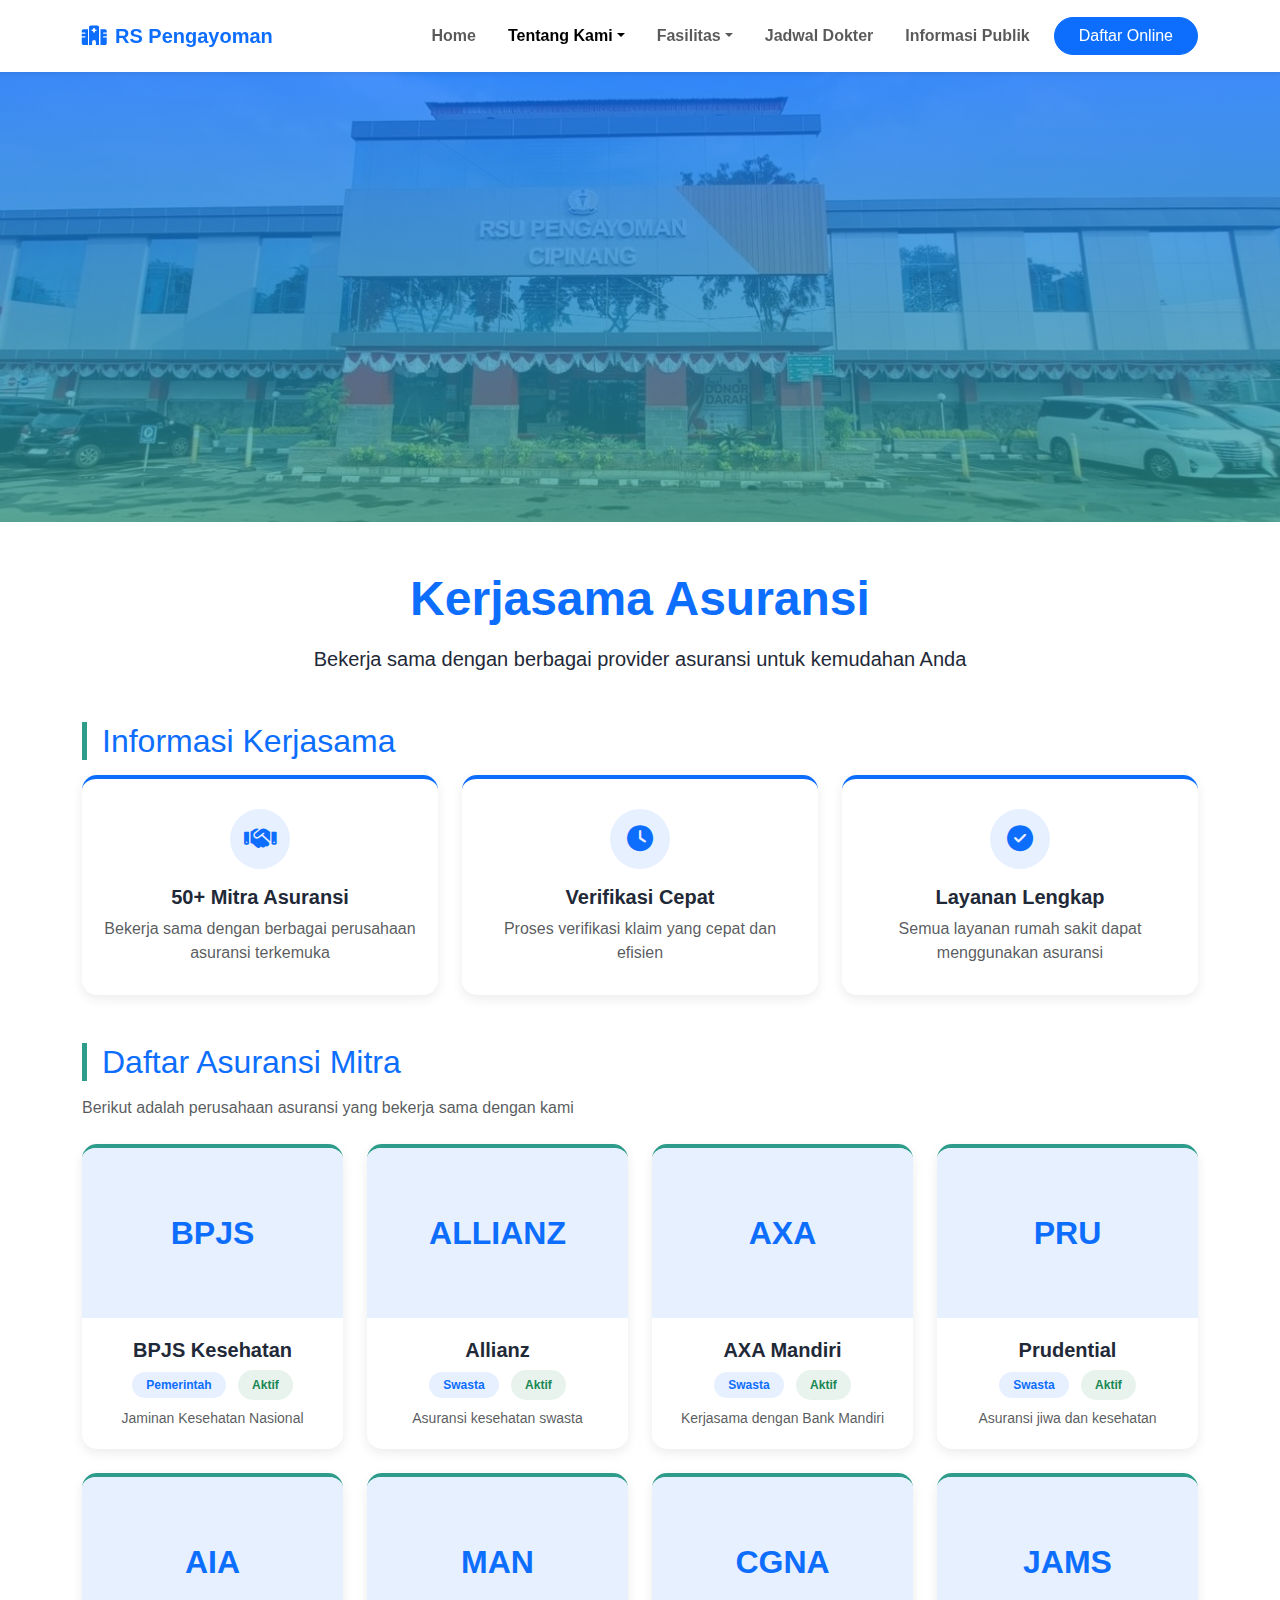
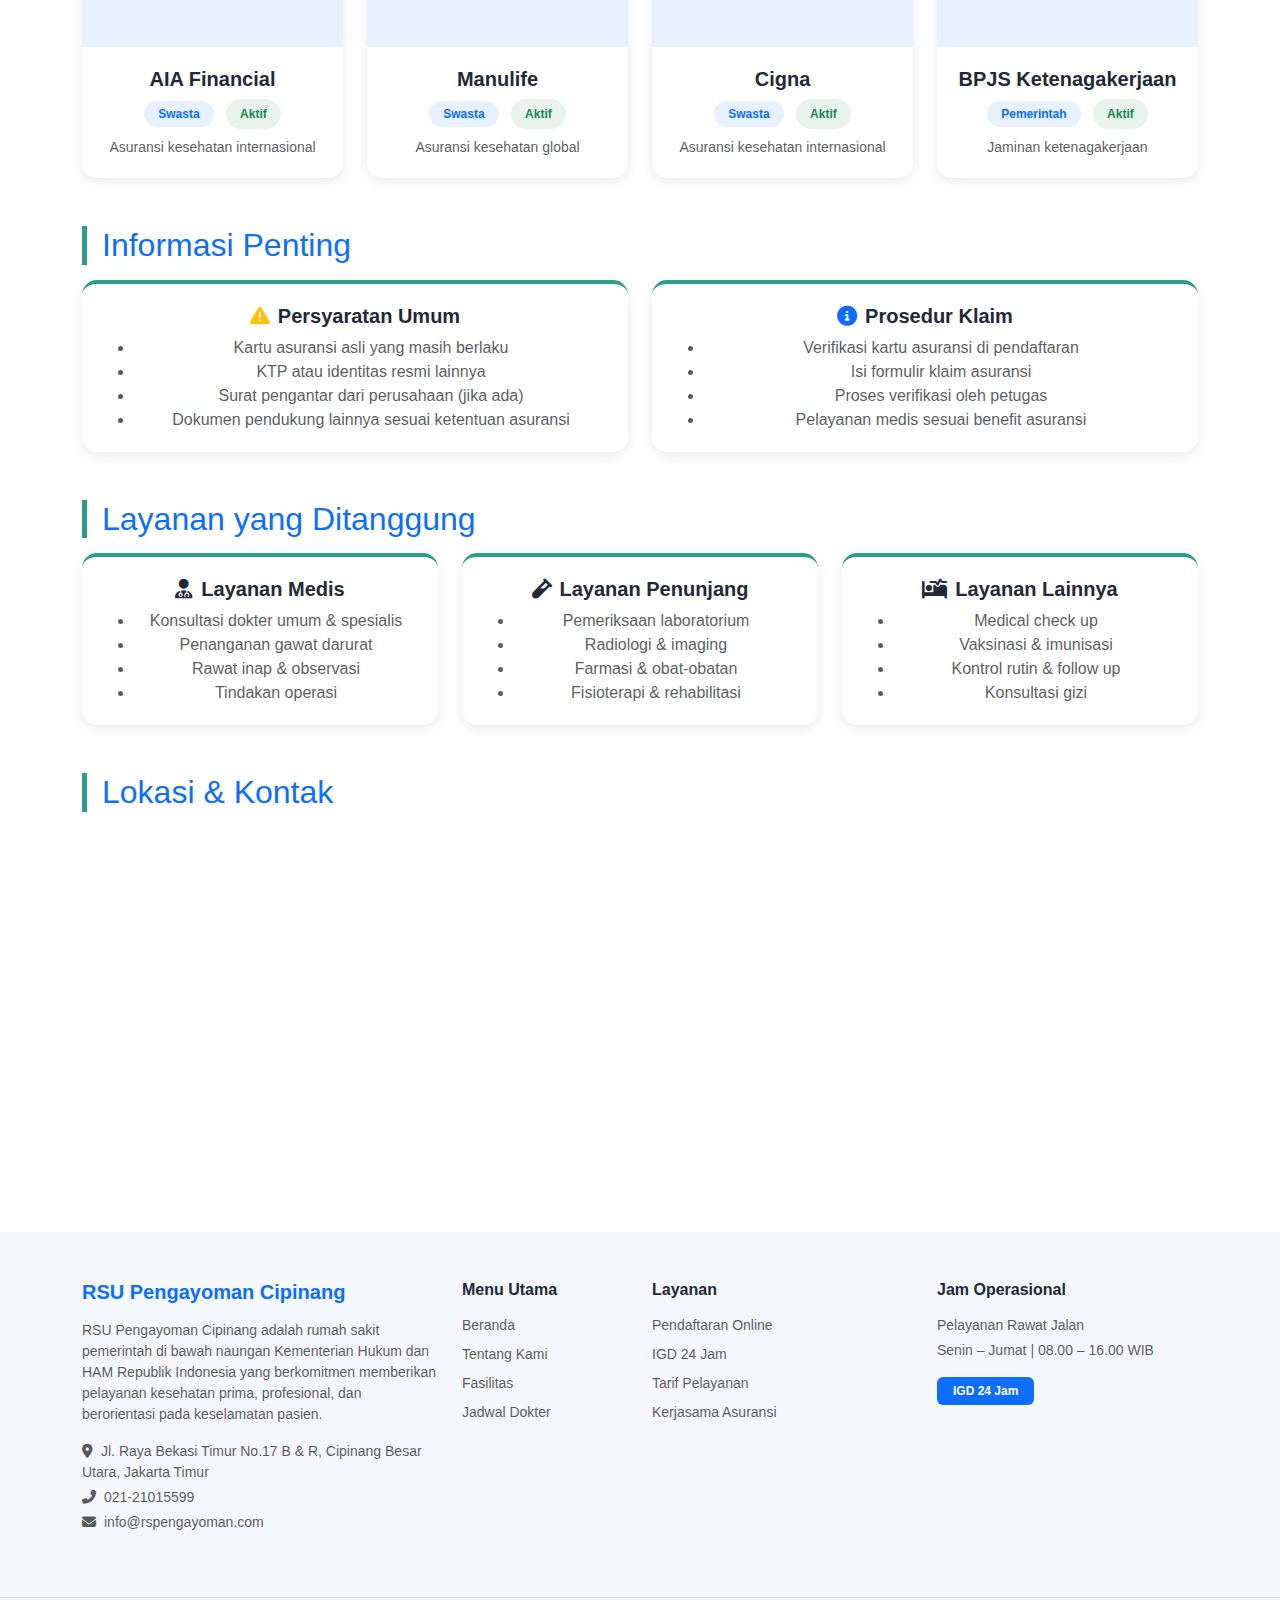
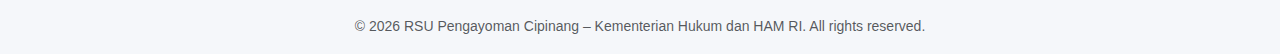
<file: asuransi.html>
<!DOCTYPE html>
<html lang="id">
<head>
    <meta charset="UTF-8" />
    <meta name="viewport" content="width=device-width, initial-scale=1" />
    <title>Kerjasama Asuransi - RSU Pengayoman Cipinang</title>

    <!-- Bootstrap CSS -->
    <link href="https://cdn.jsdelivr.net/npm/bootstrap@5.3.3/dist/css/bootstrap.min.css" rel="stylesheet">
    <!-- Bootstrap Icons -->
    <link href="https://cdn.jsdelivr.net/npm/bootstrap-icons/font/bootstrap-icons.css" rel="stylesheet">
    <!-- Font Awesome Icons -->
    <link rel="stylesheet" href="https://cdnjs.cloudflare.com/ajax/libs/font-awesome/6.4.0/css/all.min.css">
    <link rel="stylesheet" href="css/asuransi.css">
</head>
<body>

<!-- NAVBAR - Sama persis dengan homepage -->
<nav class="navbar navbar-expand bg-white shadow-sm sticky-top py-3">
  <div class="container">
    <a class="navbar-brand fw-bold text-primary" href="#">
      <i class="fas fa-hospital-alt me-2"></i>RS Pengayoman
    </a>
    <ul class="navbar-nav ms-auto gap-3 align-items-center">
      <li class="nav-item"><a class="nav-link fw-semibold" href="index.html">Home</a></li>
      <li class="nav-item dropdown">
        <a class="nav-link dropdown-toggle fw-semibold active" data-bs-toggle="dropdown" href="#">Tentang Kami</a>
        <ul class="dropdown-menu shadow">
          <li><a class="dropdown-item" href="sejarah.html">Sejarah</a></li>
          <li><a class="dropdown-item active" href="visidanmisi.html">Visi & Misi</a></li>
          <li><a class="dropdown-item" href="#">Struktur Organisasi</a></li>
          <li><a class="dropdown-item" href="pejabat.html">Profil Pejabat</a></li>
        </ul>
      </li>
      <li class="nav-item dropdown">
        <a class="nav-link dropdown-toggle fw-semibold" data-bs-toggle="dropdown" href="#">Fasilitas</a>
        <ul class="dropdown-menu shadow">
          <li><a class="dropdown-item active" href="unggulan.html">Layanan Unggulan</a></li>
          <li class="dropdown-submenu">
            <a class="dropdown-item dropdown-toggle" href="#" data-bs-toggle="dropdown">Layanan Medis</a>
            <ul class="dropdown-menu dropdown-submenu shadow">
                <li><a class="dropdown-item" href="ranap.html">Rawat Inap</a></li>
                <li><a class="dropdown-item" href="igd.html">IGD</a></li>
                <li><a class="dropdown-item" href="rajal.html">Rawat Jalan</a></li>
            </ul>
            </li>
          <li><a class="dropdown-item" href="penunjang.html">Layanan Penunjang</a></li>
          <li><a class="dropdown-item" href="tarif.html">Tarif Pelayanan</a></li>
          <li><a class="dropdown-item" href="asuransi.html">Kerjasama Asuransi</a></li>
        </ul>
      </li>
      <li class="nav-item"><a class="nav-link fw-semibold" href="jadwal.html">Jadwal Dokter</a></li>
      <li class="nav-item"><a class="nav-link fw-semibold" href="#">Informasi Publik</a></li>
      <li class="nav-item"><a class="btn btn-primary rounded-pill px-4" href="#">Daftar Online</a></li>
    </ul>
  </div>
</nav>

<!-- HERO - Background saja tanpa tulisan -->
<section class="hero d-flex align-items-center">
    <!-- Hanya background, tidak ada teks -->
</section>

<!-- JUDUL SETELAH HERO -->
<section class="container mt-5">
    <div class="row">
        <div class="col-12 text-center">
            <h1 class="fw-bold display-5 mb-3" style="color: var(--blue-main);">Kerjasama Asuransi</h1>
            <p class="lead mb-0" style="color: var(--text-dark);">Bekerja sama dengan berbagai provider asuransi untuk kemudahan Anda</p>
        </div>
    </div>
</section>

<!-- INFO BOX - Mengikuti style homepage -->
<section class="container my-5">
    <h2 class="page-title">Informasi Kerjasama</h2>
    
    <div class="row g-4">
        <div class="col-md-4">
            <div class="info-box h-100">
                <div class="icon-circle">
                    <i class="fas fa-handshake"></i>
                </div>
                <h5 class="fw-bold mt-3">50+ Mitra Asuransi</h5>
                <p class="text-muted mb-0">Bekerja sama dengan berbagai perusahaan asuransi terkemuka</p>
            </div>
        </div>

        <div class="col-md-4">
            <div class="info-box h-100">
                <div class="icon-circle">
                    <i class="fas fa-clock"></i>
                </div>
                <h5 class="fw-bold mt-3">Verifikasi Cepat</h5>
                <p class="text-muted mb-0">Proses verifikasi klaim yang cepat dan efisien</p>
            </div>
        </div>

        <div class="col-md-4">
            <div class="info-box h-100">
                <div class="icon-circle">
                    <i class="fas fa-check-circle"></i>
                </div>
                <h5 class="fw-bold mt-3">Layanan Lengkap</h5>
                <p class="text-muted mb-0">Semua layanan rumah sakit dapat menggunakan asuransi</p>
            </div>
        </div>
    </div>
</section>

<!-- DAFTAR ASURANSI - SEMUA TAMPIL -->
<section class="container my-5">
    <h2 class="page-title">Daftar Asuransi Mitra</h2>
    <p class="text-muted mb-4">Berikut adalah perusahaan asuransi yang bekerja sama dengan kami</p>

    <!-- GRID ASURANSI - SEMUA TAMPIL -->
    <div class="row g-4">
        <!-- BPJS Kesehatan -->
        <div class="col-md-4 col-lg-3">
            <div class="ui-card">
                <div class="photo-wrap" style="background: var(--blue-soft);">
                    <div class="asuransi-logo">BPJS</div>
                </div>
                <div class="card-body">
                    <h5 class="fw-bold">BPJS Kesehatan</h5>
                    <span class="badge-soft">Pemerintah</span>
                    <span class="status-badge status-aktif ms-2">Aktif</span>
                    <p class="text-muted small mt-2 mb-0">Jaminan Kesehatan Nasional</p>
                </div>
            </div>
        </div>

        <!-- Allianz -->
        <div class="col-md-4 col-lg-3">
            <div class="ui-card">
                <div class="photo-wrap" style="background: var(--blue-soft);">
                    <div class="asuransi-logo">ALLIANZ</div>
                </div>
                <div class="card-body">
                    <h5 class="fw-bold">Allianz</h5>
                    <span class="badge-soft">Swasta</span>
                    <span class="status-badge status-aktif ms-2">Aktif</span>
                    <p class="text-muted small mt-2 mb-0">Asuransi kesehatan swasta</p>
                </div>
            </div>
        </div>

        <!-- AXA -->
        <div class="col-md-4 col-lg-3">
            <div class="ui-card">
                <div class="photo-wrap" style="background: var(--blue-soft);">
                    <div class="asuransi-logo">AXA</div>
                </div>
                <div class="card-body">
                    <h5 class="fw-bold">AXA Mandiri</h5>
                    <span class="badge-soft">Swasta</span>
                    <span class="status-badge status-aktif ms-2">Aktif</span>
                    <p class="text-muted small mt-2 mb-0">Kerjasama dengan Bank Mandiri</p>
                </div>
            </div>
        </div>

        <!-- Prudential -->
        <div class="col-md-4 col-lg-3">
            <div class="ui-card">
                <div class="photo-wrap" style="background: var(--blue-soft);">
                    <div class="asuransi-logo">PRU</div>
                </div>
                <div class="card-body">
                    <h5 class="fw-bold">Prudential</h5>
                    <span class="badge-soft">Swasta</span>
                    <span class="status-badge status-aktif ms-2">Aktif</span>
                    <p class="text-muted small mt-2 mb-0">Asuransi jiwa dan kesehatan</p>
                </div>
            </div>
        </div>

        <!-- AIA -->
        <div class="col-md-4 col-lg-3">
            <div class="ui-card">
                <div class="photo-wrap" style="background: var(--blue-soft);">
                    <div class="asuransi-logo">AIA</div>
                </div>
                <div class="card-body">
                    <h5 class="fw-bold">AIA Financial</h5>
                    <span class="badge-soft">Swasta</span>
                    <span class="status-badge status-aktif ms-2">Aktif</span>
                    <p class="text-muted small mt-2 mb-0">Asuransi kesehatan internasional</p>
                </div>
            </div>
        </div>

        <!-- Manulife -->
        <div class="col-md-4 col-lg-3">
            <div class="ui-card">
                <div class="photo-wrap" style="background: var(--blue-soft);">
                    <div class="asuransi-logo">MAN</div>
                </div>
                <div class="card-body">
                    <h5 class="fw-bold">Manulife</h5>
                    <span class="badge-soft">Swasta</span>
                    <span class="status-badge status-aktif ms-2">Aktif</span>
                    <p class="text-muted small mt-2 mb-0">Asuransi kesehatan global</p>
                </div>
            </div>
        </div>

        <!-- Cigna -->
        <div class="col-md-4 col-lg-3">
            <div class="ui-card">
                <div class="photo-wrap" style="background: var(--blue-soft);">
                    <div class="asuransi-logo">CGNA</div>
                </div>
                <div class="card-body">
                    <h5 class="fw-bold">Cigna</h5>
                    <span class="badge-soft">Swasta</span>
                    <span class="status-badge status-aktif ms-2">Aktif</span>
                    <p class="text-muted small mt-2 mb-0">Asuransi kesehatan internasional</p>
                </div>
            </div>
        </div>

        <!-- Jamsostek -->
        <div class="col-md-4 col-lg-3">
            <div class="ui-card">
                <div class="photo-wrap" style="background: var(--blue-soft);">
                    <div class="asuransi-logo">JAMS</div>
                </div>
                <div class="card-body">
                    <h5 class="fw-bold">BPJS Ketenagakerjaan</h5>
                    <span class="badge-soft">Pemerintah</span>
                    <span class="status-badge status-aktif ms-2">Aktif</span>
                    <p class="text-muted small mt-2 mb-0">Jaminan ketenagakerjaan</p>
                </div>
            </div>
        </div>
    </div>
</section>

<!-- INFORMASI PENTING -->
<section class="container my-5">
    <h2 class="page-title">Informasi Penting</h2>
    
    <div class="row g-4">
        <div class="col-md-6">
            <div class="ui-card">
                <div class="card-body">
                    <h5 class="fw-bold"><i class="fas fa-exclamation-triangle me-2" style="color: #ffc107;"></i>Persyaratan Umum</h5>
                    <ul class="text-muted mb-0">
                        <li>Kartu asuransi asli yang masih berlaku</li>
                        <li>KTP atau identitas resmi lainnya</li>
                        <li>Surat pengantar dari perusahaan (jika ada)</li>
                        <li>Dokumen pendukung lainnya sesuai ketentuan asuransi</li>
                    </ul>
                </div>
            </div>
        </div>
        
        <div class="col-md-6">
            <div class="ui-card">
                <div class="card-body">
                    <h5 class="fw-bold"><i class="fas fa-info-circle me-2" style="color: var(--blue-main);"></i>Prosedur Klaim</h5>
                    <ul class="text-muted mb-0">
                        <li>Verifikasi kartu asuransi di pendaftaran</li>
                        <li>Isi formulir klaim asuransi</li>
                        <li>Proses verifikasi oleh petugas</li>
                        <li>Pelayanan medis sesuai benefit asuransi</li>
                    </ul>
                </div>
            </div>
        </div>
    </div>
</section>

<!-- LAYANAN YANG DITANGGUNG -->
<section class="container my-5">
    <h2 class="page-title">Layanan yang Ditanggung</h2>
    
    <div class="row g-4">
        <div class="col-md-4">
            <div class="ui-card">
                <div class="card-body">
                    <h5 class="fw-bold text-center"><i class="fas fa-user-md me-2"></i>Layanan Medis</h5>
                    <ul class="text-muted mb-0">
                        <li>Konsultasi dokter umum & spesialis</li>
                        <li>Penanganan gawat darurat</li>
                        <li>Rawat inap & observasi</li>
                        <li>Tindakan operasi</li>
                    </ul>
                </div>
            </div>
        </div>
        
        <div class="col-md-4">
            <div class="ui-card">
                <div class="card-body">
                    <h5 class="fw-bold text-center"><i class="fas fa-vial me-2"></i>Layanan Penunjang</h5>
                    <ul class="text-muted mb-0">
                        <li>Pemeriksaan laboratorium</li>
                        <li>Radiologi & imaging</li>
                        <li>Farmasi & obat-obatan</li>
                        <li>Fisioterapi & rehabilitasi</li>
                    </ul>
                </div>
            </div>
        </div>
        
        <div class="col-md-4">
            <div class="ui-card">
                <div class="card-body">
                    <h5 class="fw-bold text-center"><i class="fas fa-procedures me-2"></i>Layanan Lainnya</h5>
                    <ul class="text-muted mb-0">
                        <li>Medical check up</li>
                        <li>Vaksinasi & imunisasi</li>
                        <li>Kontrol rutin & follow up</li>
                        <li>Konsultasi gizi</li>
                    </ul>
                </div>
            </div>
        </div>
    </div>
</section>

<!-- MAP - Sama persis dengan homepage -->
<section class="container my-5">
    <h2 class="page-title">Lokasi & Kontak</h2>
    <iframe src="https://maps.google.com/maps?q=rs%20pengayoman%20cipinang&t=&z=15&ie=UTF8&iwloc=&output=embed" width="100%" height="350" style="border:0; border-radius: 15px;" loading="lazy"></iframe>
</section>

<!-- FOOTER - Sama persis dengan homepage -->
<footer class="mt-5">
    <div class="container py-5">
        <div class="row g-4">

            <!-- INFO RS -->
            <div class="col-md-4">
                <h5 class="fw-bold text-primary mb-3">RSU Pengayoman Cipinang</h5>
                <p class="text-muted small mb-3">
                    RSU Pengayoman Cipinang adalah rumah sakit pemerintah di bawah naungan Kementerian Hukum dan HAM Republik Indonesia
                    yang berkomitmen memberikan pelayanan kesehatan prima, profesional, dan berorientasi pada keselamatan pasien.
                </p>
                <p class="text-muted small mb-1"><i class="fas fa-map-marker-alt me-2"></i>Jl. Raya Bekasi Timur No.17 B & R, Cipinang Besar Utara, Jakarta Timur</p>
                <p class="text-muted small mb-1"><i class="fas fa-phone-alt me-2"></i>021-21015599</p>
                <p class="text-muted small"><i class="fas fa-envelope me-2"></i>info@rspengayoman.com</p>
            </div>

            <!-- MENU CEPAT -->
            <div class="col-md-2">
                <h6 class="fw-bold mb-3">Menu Utama</h6>
                <ul class="list-unstyled small">
                    <li class="mb-2"><a href="index.html" class="text-decoration-none text-muted">Beranda</a></li>
                    <li class="mb-2"><a href="tentang-kami.html" class="text-decoration-none text-muted">Tentang Kami</a></li>
                    <li class="mb-2"><a href="fasilitas.html" class="text-decoration-none text-muted">Fasilitas</a></li>
                    <li class="mb-2"><a href="jadwal-dokter.html" class="text-decoration-none text-muted">Jadwal Dokter</a></li>
                </ul>
            </div>

            <!-- LAYANAN -->
            <div class="col-md-3">
                <h6 class="fw-bold mb-3">Layanan</h6>
                <ul class="list-unstyled small">
                    <li class="mb-2"><a href="#" class="text-decoration-none text-muted">Pendaftaran Online</a></li>
                    <li class="mb-2"><a href="#" class="text-decoration-none text-muted">IGD 24 Jam</a></li>
                    <li class="mb-2"><a href="tarif-pelayanan.html" class="text-decoration-none text-muted">Tarif Pelayanan</a></li>
                    <li class="mb-2"><a href="kerjasama-asuransi.html" class="text-decoration-none text-muted">Kerjasama Asuransi</a></li>
                </ul>
            </div>

            <!-- JAM OPERASIONAL -->
            <div class="col-md-3">
                <h6 class="fw-bold mb-3">Jam Operasional</h6>
                <p class="small text-muted mb-1">Pelayanan Rawat Jalan</p>
                <p class="small text-muted mb-3">Senin – Jumat | 08.00 – 16.00 WIB</p>
                <span class="badge bg-primary px-3 py-2">IGD 24 Jam</span>
            </div>

        </div>
    </div>

    <!-- COPYRIGHT -->
    <div class="border-top">
        <div class="container py-3 text-center">
            <small class="text-muted">© 2026 RSU Pengayoman Cipinang – Kementerian Hukum dan HAM RI. All rights reserved.</small>
        </div>
    </div>
</footer>

<!-- SCRIPT - Hanya update copyright -->
<script src="https://cdn.jsdelivr.net/npm/bootstrap@5.3.3/dist/js/bootstrap.bundle.min.js"></script>
<script>
    // Update tahun copyright
    document.addEventListener('DOMContentLoaded', function() {
        const currentYear = new Date().getFullYear();
        document.querySelector('footer small').textContent = `© ${currentYear} RSU Pengayoman Cipinang – Kementerian Hukum dan HAM RI. All rights reserved.`;
    });
</script>
</body>
</html>
</file>
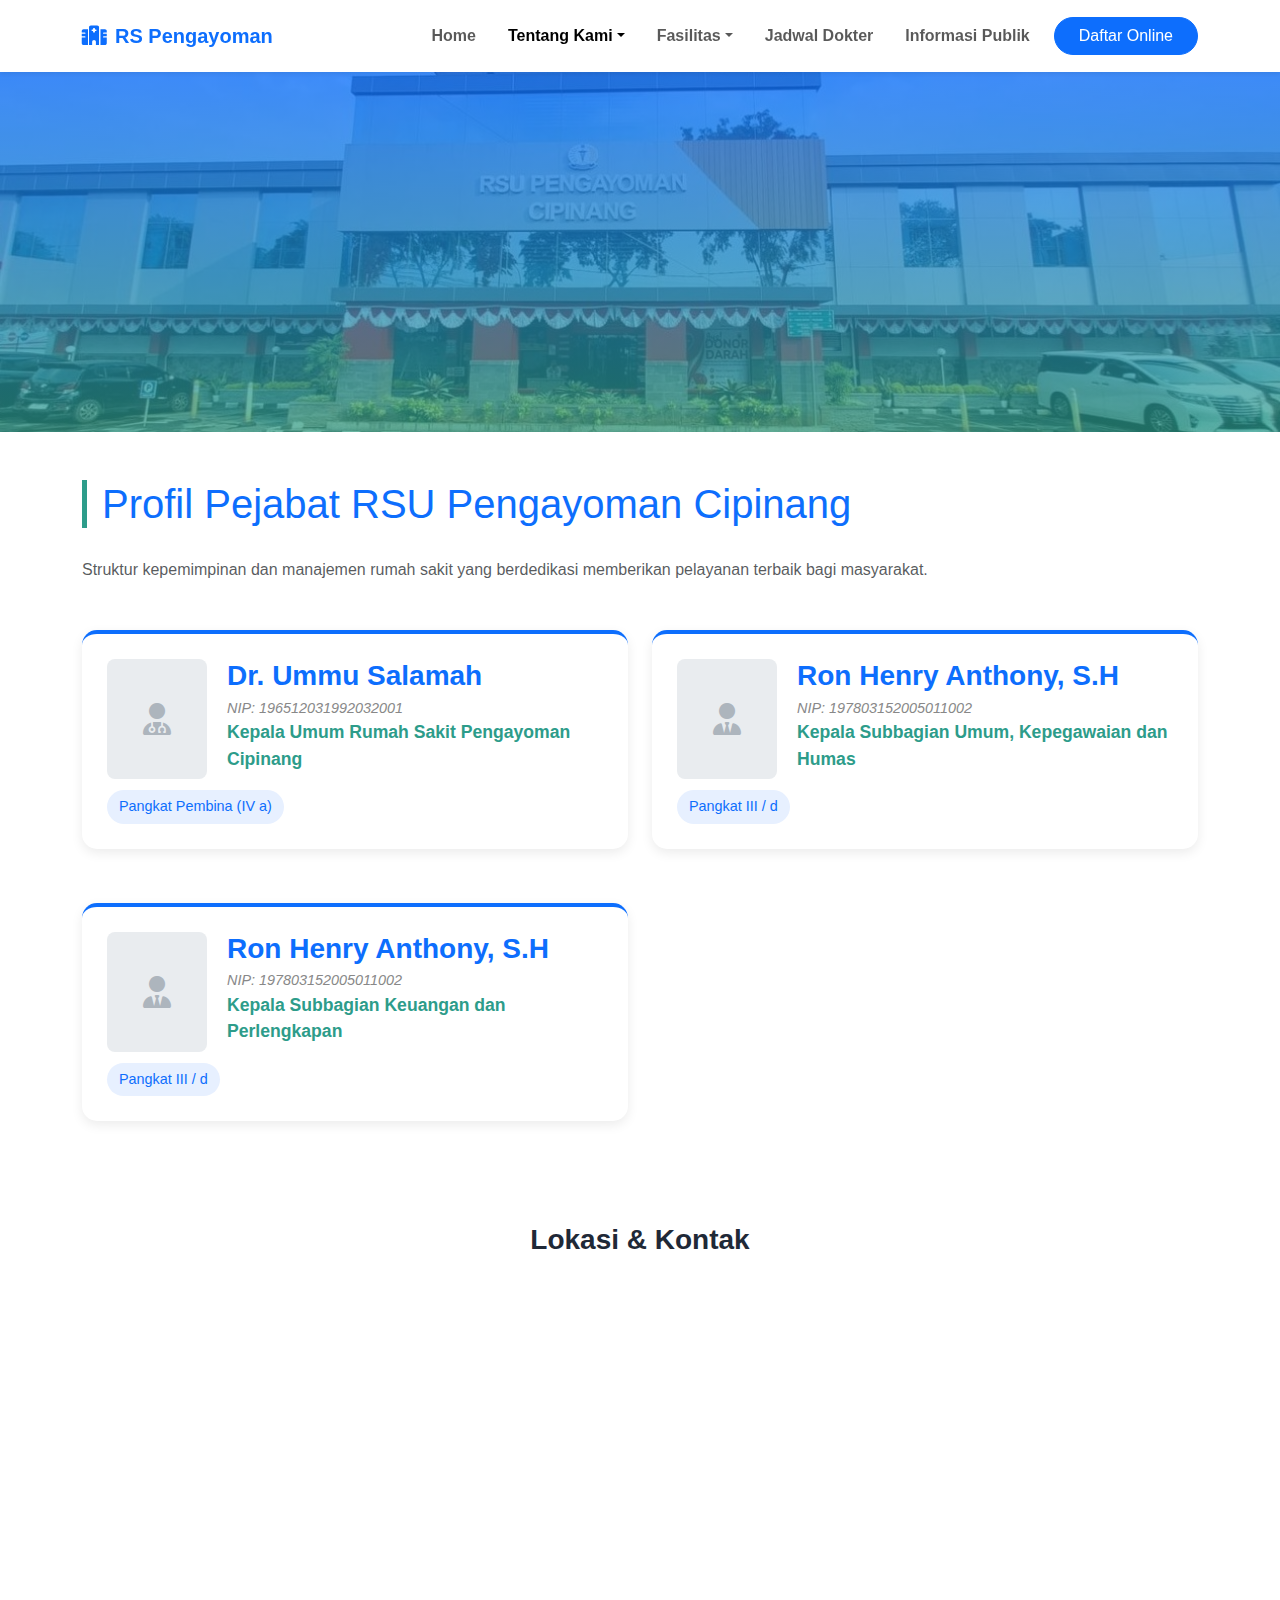
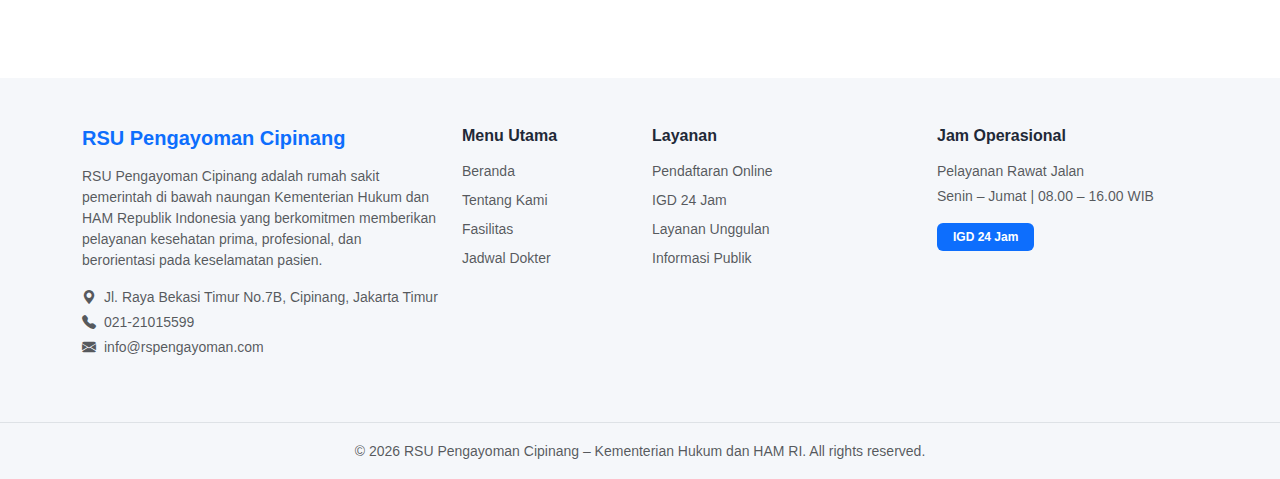
<file: pejabat.html>
<!DOCTYPE html>
<html lang="id">
<head>
  <meta charset="UTF-8" />
  <meta name="viewport" content="width=device-width, initial-scale=1" />
  <title>Profil Pejabat - RSU Pengayoman Cipinang</title>

  <!-- BOOTSTRAP -->
  <link href="https://cdn.jsdelivr.net/npm/bootstrap@5.3.3/dist/css/bootstrap.min.css" rel="stylesheet">
  <link href="https://cdn.jsdelivr.net/npm/bootstrap-icons/font/bootstrap-icons.css" rel="stylesheet">
  <!-- Font Awesome Icons -->
  <link rel="stylesheet" href="https://cdnjs.cloudflare.com/ajax/libs/font-awesome/6.4.0/css/all.min.css">
  <link rel="stylesheet" href="css/pejabat.css">
</head>
<body>

<!-- NAVBAR -->
<nav class="navbar navbar-expand bg-white shadow-sm sticky-top py-3">
  <div class="container">
    <a class="navbar-brand fw-bold text-primary" href="#">
      <i class="fas fa-hospital-alt me-2"></i>RS Pengayoman
    </a>
    <ul class="navbar-nav ms-auto gap-3 align-items-center">
      <li class="nav-item"><a class="nav-link fw-semibold" href="index.html">Home</a></li>
      <li class="nav-item dropdown">
        <a class="nav-link dropdown-toggle fw-semibold active" data-bs-toggle="dropdown" href="#">Tentang Kami</a>
        <ul class="dropdown-menu shadow">
          <li><a class="dropdown-item" href="sejarah.html">Sejarah</a></li>
          <li><a class="dropdown-item active" href="visidanmisi.html">Visi & Misi</a></li>
          <li><a class="dropdown-item" href="#">Struktur Organisasi</a></li>
          <li><a class="dropdown-item" href="pejabat.html">Profil Pejabat</a></li>
        </ul>
      </li>
      <li class="nav-item dropdown">
        <a class="nav-link dropdown-toggle fw-semibold" data-bs-toggle="dropdown" href="#">Fasilitas</a>
        <ul class="dropdown-menu shadow">
          <li><a class="dropdown-item active" href="unggulan.html">Layanan Unggulan</a></li>
          <li class="dropdown-submenu">
            <a class="dropdown-item dropdown-toggle" href="#" data-bs-toggle="dropdown">Layanan Medis</a>
            <ul class="dropdown-menu dropdown-submenu shadow">
                <li><a class="dropdown-item" href="ranap.html">Rawat Inap</a></li>
                <li><a class="dropdown-item" href="igd.html">IGD</a></li>
                <li><a class="dropdown-item" href="rajal.html">Rawat Jalan</a></li>
            </ul>
            </li>
          <li><a class="dropdown-item" href="penunjang.html">Layanan Penunjang</a></li>
          <li><a class="dropdown-item" href="tarif.html">Tarif Pelayanan</a></li>
          <li><a class="dropdown-item" href="asuransi.html">Kerjasama Asuransi</a></li>
        </ul>
      </li>
      <li class="nav-item"><a class="nav-link fw-semibold" href="jadwal.html">Jadwal Dokter</a></li>
      <li class="nav-item"><a class="nav-link fw-semibold" href="#">Informasi Publik</a></li>
      <li class="nav-item"><a class="btn btn-primary rounded-pill px-4" href="#">Daftar Online</a></li>
    </ul>
  </div>
</nav>

<!-- HERO (TANPA TEKS) -->
<section class="hero d-flex align-items-center">
  <div class="container hero-content">
    <!-- Hero tanpa teks - hanya untuk background -->
  </div>
</section>

<!-- PAGE TITLE -->
<section class="container my-5">
  <h1 class="page-title">Profil Pejabat RSU Pengayoman Cipinang</h1>
  <p class="text-muted mb-4">Struktur kepemimpinan dan manajemen rumah sakit yang berdedikasi memberikan pelayanan terbaik bagi masyarakat.</p>
</section>

<!-- PROFIL PEJABAT -->
<section class="container my-5">
  <div class="row">
    <!-- Dr. Ummu Salamah -->
    <div class="col-lg-6 mb-4">
      <div class="officer-card">
        <div class="officer-photo-placeholder">
          <i class="fas fa-user-md fa-2x"></i>
        </div>
        <div class="officer-info">
          <h3 class="officer-name">Dr. Ummu Salamah</h3>
          <div class="nip-placeholder">NIP: 196512031992032001</div>
          <p class="officer-title">Kepala Umum Rumah Sakit Pengayoman Cipinang</p>
          <span class="officer-rank">Pangkat Pembina (IV a)</span>
        </div>
        <div class="clearfix"></div>
      </div>
    </div>
    
    <!-- Ron Henry Anthony, S.H (Posisi 1) -->
    <div class="col-lg-6 mb-4">
      <div class="officer-card">
        <div class="officer-photo-placeholder">
          <i class="fas fa-user-tie fa-2x"></i>
        </div>
        <div class="officer-info">
          <h3 class="officer-name">Ron Henry Anthony, S.H</h3>
          <div class="nip-placeholder">NIP: 197803152005011002</div>
          <p class="officer-title">Kepala Subbagian Umum, Kepegawaian dan Humas</p>
          <span class="officer-rank">Pangkat III / d</span>
        </div>
        <div class="clearfix"></div>
      </div>
    </div>
    
    <!-- Ron Henry Anthony, S.H (Posisi 2) -->
    <div class="col-lg-6 mb-4">
      <div class="officer-card">
        <div class="officer-photo-placeholder">
          <i class="fas fa-user-tie fa-2x"></i>
        </div>
        <div class="officer-info">
          <h3 class="officer-name">Ron Henry Anthony, S.H</h3>
          <div class="nip-placeholder">NIP: 197803152005011002</div>
          <p class="officer-title">Kepala Subbagian Keuangan dan Perlengkapan</p>
          <span class="officer-rank">Pangkat III / d</span>
        </div>
        <div class="clearfix"></div>
      </div>
    </div>
    
    <!-- Lokasi dan Kontak -->
    <!-- <div class="col-lg-6 mb-4">
      <div class="contact-section">
        <h3 class="contact-title">Lokasi dan Kontak</h3>
        <hr>
        <h4 class="hospital-name">Rumah Sakit Pengayoman</h4>
        
        <div class="contact-info">
          <i class="fas fa-map-marker-alt"></i>
          Jl. Raya Bekasi Timur No.17 B & R, RT 8/RW14, Cipinang Besar Utara, Kec.Jatinegara, Kota Jakarta Timur
        </div>
        
        <div class="contact-info">
          <i class="fas fa-phone-alt"></i>
          Phone : 021-21015599
        </div>
        
        <div class="contact-info">
          <i class="fas fa-envelope"></i>
          Email : info@rspengayoman.com
        </div>
        
        <div class="social-icons">
          <a href="#" title="Facebook"><i class="fab fa-facebook-f"></i></a>
          <a href="#" title="Instagram"><i class="fab fa-instagram"></i></a>
          <a href="#" title="Twitter"><i class="fab fa-twitter"></i></a>
          <a href="#" title="LinkedIn"><i class="fab fa-linkedin-in"></i></a>
        </div>
      </div>
    </div> -->
  </div>
</section>

<!-- MAP -->
<section class="container my-5">
  <h3 class="fw-bold text-center mb-3">Lokasi & Kontak</h3>
  <iframe src="https://maps.google.com/maps?q=rs%20pengayoman%20cipinang&t=&z=15&ie=UTF8&iwloc=&output=embed" width="100%" height="350" style="border:0" loading="lazy"></iframe>
</section>

<!-- FOOTER -->
<footer class="mt-5">
  <div class="container py-5">
    <div class="row g-4">

      <!-- INFO RS -->
      <div class="col-md-4">
        <h5 class="fw-bold text-primary mb-3">RSU Pengayoman Cipinang</h5>
        <p class="text-muted small mb-3">
          RSU Pengayoman Cipinang adalah rumah sakit pemerintah di bawah naungan Kementerian Hukum dan HAM Republik Indonesia
          yang berkomitmen memberikan pelayanan kesehatan prima, profesional, dan berorientasi pada keselamatan pasien.
        </p>
        <p class="text-muted small mb-1"><i class="bi bi-geo-alt-fill me-2"></i>Jl. Raya Bekasi Timur No.7B, Cipinang, Jakarta Timur</p>
        <p class="text-muted small mb-1"><i class="bi bi-telephone-fill me-2"></i>021-21015599</p>
        <p class="text-muted small"><i class="bi bi-envelope-fill me-2"></i>info@rspengayoman.com</p>
      </div>

      <!-- MENU CEPAT -->
      <div class="col-md-2">
        <h6 class="fw-bold mb-3">Menu Utama</h6>
        <ul class="list-unstyled small">
          <li class="mb-2"><a href="#" class="text-decoration-none text-muted">Beranda</a></li>
          <li class="mb-2"><a href="#" class="text-decoration-none text-muted">Tentang Kami</a></li>
          <li class="mb-2"><a href="#" class="text-decoration-none text-muted">Fasilitas</a></li>
          <li class="mb-2"><a href="#" class="text-decoration-none text-muted">Jadwal Dokter</a></li>
        </ul>
      </div>

      <!-- LAYANAN -->
      <div class="col-md-3">
        <h6 class="fw-bold mb-3">Layanan</h6>
        <ul class="list-unstyled small">
          <li class="mb-2"><a href="#" class="text-decoration-none text-muted">Pendaftaran Online</a></li>
          <li class="mb-2"><a href="#" class="text-decoration-none text-muted">IGD 24 Jam</a></li>
          <li class="mb-2"><a href="#" class="text-decoration-none text-muted">Layanan Unggulan</a></li>
          <li class="mb-2"><a href="#" class="text-decoration-none text-muted">Informasi Publik</a></li>
        </ul>
      </div>

      <!-- JAM OPERASIONAL -->
      <div class="col-md-3">
        <h6 class="fw-bold mb-3">Jam Operasional</h6>
        <p class="small text-muted mb-1">Pelayanan Rawat Jalan</p>
        <p class="small text-muted mb-3">Senin – Jumat | 08.00 – 16.00 WIB</p>
        <span class="badge bg-primary px-3 py-2">IGD 24 Jam</span>
      </div>

    </div>
  </div>

  <!-- COPYRIGHT -->
  <div class="border-top">
    <div class="container py-3 text-center">
      <small class="text-muted">© 2026 RSU Pengayoman Cipinang – Kementerian Hukum dan HAM RI. All rights reserved.</small>
    </div>
  </div>
</footer>

<script src="https://cdn.jsdelivr.net/npm/bootstrap@5.3.3/dist/js/bootstrap.bundle.min.js"></script>
<script>
  // Efek hover pada kartu pejabat
  document.addEventListener('DOMContentLoaded', function() {
    const officerCards = document.querySelectorAll('.officer-card');
    
    officerCards.forEach(card => {
      card.addEventListener('mouseenter', function() {
        this.style.transform = 'translateY(-5px)';
      });
      
      card.addEventListener('mouseleave', function() {
        this.style.transform = 'translateY(0)';
      });
    });
    
    // Update tahun copyright
    const currentYear = new Date().getFullYear();
    document.querySelector('footer small').textContent = `© ${currentYear} RSU Pengayoman Cipinang – Kementerian Hukum dan HAM RI. All rights reserved.`;
  });
</script>
</body>
</html>
</file>
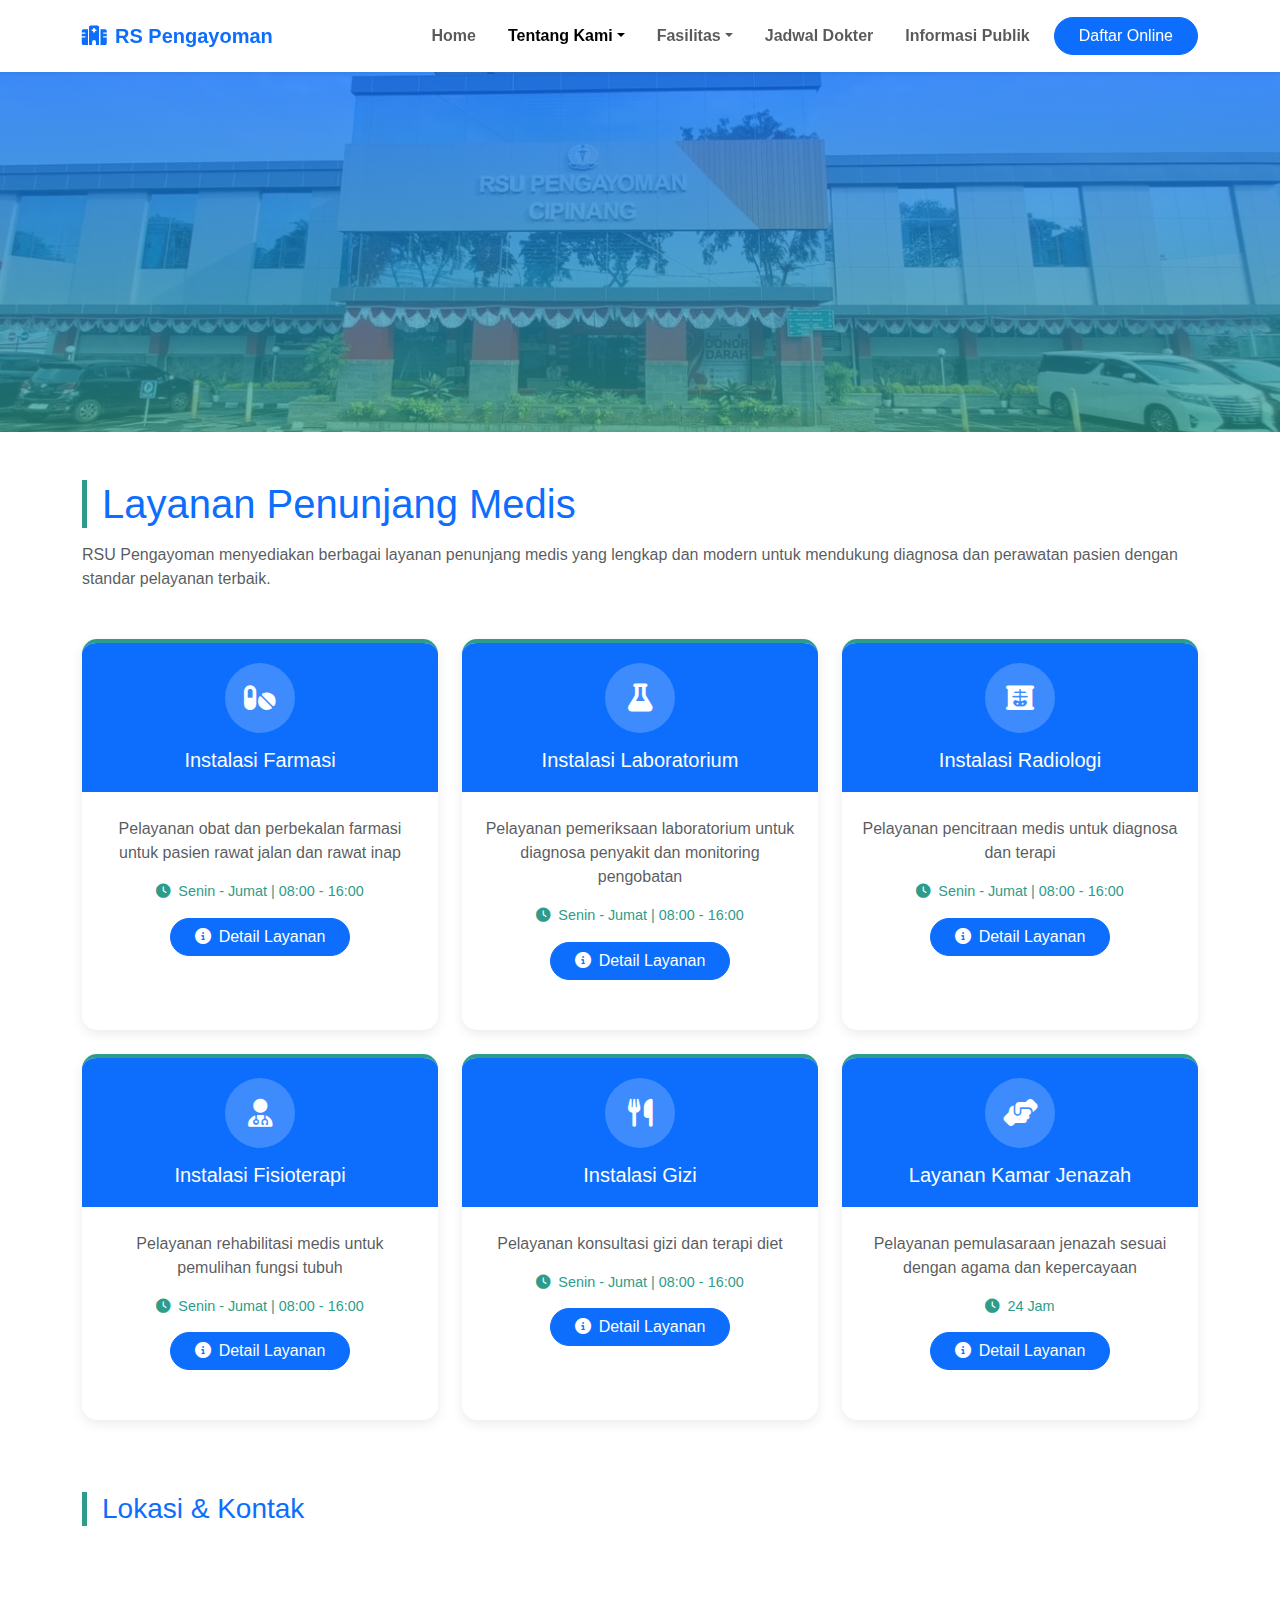
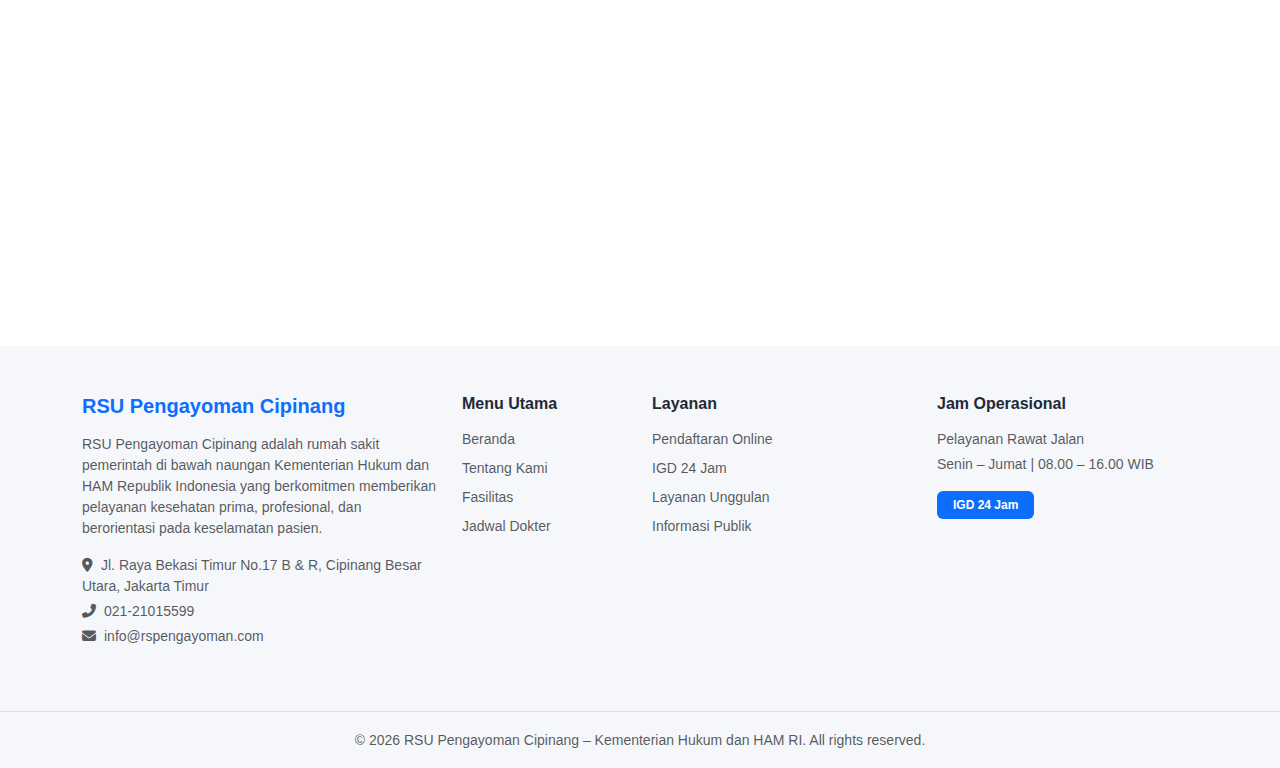
<file: penunjang.html>
<!DOCTYPE html>
<html lang="id">
<head>
  <meta charset="UTF-8" />
  <meta name="viewport" content="width=device-width, initial-scale=1" />
  <title>Layanan Penunjang Medis - RSU Pengayoman Cipinang</title>

  <!-- BOOTSTRAP -->
  <link href="https://cdn.jsdelivr.net/npm/bootstrap@5.3.3/dist/css/bootstrap.min.css" rel="stylesheet">
  <!-- Bootstrap Icons -->
  <link href="https://cdn.jsdelivr.net/npm/bootstrap-icons/font/bootstrap-icons.css" rel="stylesheet">
  <!-- Font Awesome Icons -->
  <link rel="stylesheet" href="https://cdnjs.cloudflare.com/ajax/libs/font-awesome/6.4.0/css/all.min.css">
  <link rel="stylesheet" href="css/penunjang.css">
</head>
<body>

<!-- NAVBAR -->
<nav class="navbar navbar-expand bg-white shadow-sm sticky-top py-3">
  <div class="container">
    <a class="navbar-brand fw-bold text-primary" href="#">
      <i class="fas fa-hospital-alt me-2"></i>RS Pengayoman
    </a>
    <ul class="navbar-nav ms-auto gap-3 align-items-center">
      <li class="nav-item"><a class="nav-link fw-semibold" href="index.html">Home</a></li>
      <li class="nav-item dropdown">
        <a class="nav-link dropdown-toggle fw-semibold active" data-bs-toggle="dropdown" href="#">Tentang Kami</a>
        <ul class="dropdown-menu shadow">
          <li><a class="dropdown-item" href="sejarah.html">Sejarah</a></li>
          <li><a class="dropdown-item active" href="visidanmisi.html">Visi & Misi</a></li>
          <li><a class="dropdown-item" href="#">Struktur Organisasi</a></li>
          <li><a class="dropdown-item" href="pejabat.html">Profil Pejabat</a></li>
        </ul>
      </li>
      <li class="nav-item dropdown">
        <a class="nav-link dropdown-toggle fw-semibold" data-bs-toggle="dropdown" href="#">Fasilitas</a>
        <ul class="dropdown-menu shadow">
          <li><a class="dropdown-item active" href="unggulan.html">Layanan Unggulan</a></li>
          <li class="dropdown-submenu">
            <a class="dropdown-item dropdown-toggle" href="#" data-bs-toggle="dropdown">Layanan Medis</a>
            <ul class="dropdown-menu dropdown-submenu shadow">
                <li><a class="dropdown-item" href="ranap.html">Rawat Inap</a></li>
                <li><a class="dropdown-item" href="igd.html">IGD</a></li>
                <li><a class="dropdown-item" href="rajal.html">Rawat Jalan</a></li>
            </ul>
            </li>
          <li><a class="dropdown-item" href="penunjang.html">Layanan Penunjang</a></li>
          <li><a class="dropdown-item" href="tarif.html">Tarif Pelayanan</a></li>
          <li><a class="dropdown-item" href="asuransi.html">Kerjasama Asuransi</a></li>
        </ul>
      </li>
      <li class="nav-item"><a class="nav-link fw-semibold" href="jadwal.html">Jadwal Dokter</a></li>
      <li class="nav-item"><a class="nav-link fw-semibold" href="#">Informasi Publik</a></li>
      <li class="nav-item"><a class="btn btn-primary rounded-pill px-4" href="#">Daftar Online</a></li>
    </ul>
  </div>
</nav>

<!-- HERO -->
<section class="hero d-flex align-items-center">
  <div class="container hero-content">
    <!-- Hero tanpa teks - hanya background -->
  </div>
</section>

<!-- LAYANAN PENUNJANG MEDIS -->
<section class="container my-5">
  <h1 class="page-title">Layanan Penunjang Medis</h1>
  <p class="text-muted mb-5">RSU Pengayoman menyediakan berbagai layanan penunjang medis yang lengkap dan modern untuk mendukung diagnosa dan perawatan pasien dengan standar pelayanan terbaik.</p>

  <!-- DAFTAR LAYANAN -->
  <div class="row" id="services-container">
    <!-- Layanan akan dimuat di sini -->
  </div>
</section>

<!-- MAP -->
<section class="container my-5">
  <h3 class="page-title">Lokasi & Kontak</h3>
  <iframe src="https://maps.google.com/maps?q=rs%20pengayoman%20cipinang&t=&z=15&ie=UTF8&iwloc=&output=embed" width="100%" height="350" style="border:0; border-radius: 15px;" loading="lazy"></iframe>
</section>

<!-- FOOTER -->
<footer class="mt-5">
  <div class="container py-5">
    <div class="row g-4">

      <!-- INFO RS -->
      <div class="col-md-4">
        <h5 class="fw-bold text-primary mb-3">RSU Pengayoman Cipinang</h5>
        <p class="text-muted small mb-3">
          RSU Pengayoman Cipinang adalah rumah sakit pemerintah di bawah naungan Kementerian Hukum dan HAM Republik Indonesia
          yang berkomitmen memberikan pelayanan kesehatan prima, profesional, dan berorientasi pada keselamatan pasien.
        </p>
        <p class="text-muted small mb-1"><i class="fas fa-map-marker-alt me-2"></i>Jl. Raya Bekasi Timur No.17 B & R, Cipinang Besar Utara, Jakarta Timur</p>
        <p class="text-muted small mb-1"><i class="fas fa-phone-alt me-2"></i>021-21015599</p>
        <p class="text-muted small"><i class="fas fa-envelope me-2"></i>info@rspengayoman.com</p>
      </div>

      <!-- MENU CEPAT -->
      <div class="col-md-2">
        <h6 class="fw-bold mb-3">Menu Utama</h6>
        <ul class="list-unstyled small">
          <li class="mb-2"><a href="#" class="text-decoration-none text-muted">Beranda</a></li>
          <li class="mb-2"><a href="#" class="text-decoration-none text-muted">Tentang Kami</a></li>
          <li class="mb-2"><a href="#" class="text-decoration-none text-muted">Fasilitas</a></li>
          <li class="mb-2"><a href="#" class="text-decoration-none text-muted">Jadwal Dokter</a></li>
        </ul>
      </div>

      <!-- LAYANAN -->
      <div class="col-md-3">
        <h6 class="fw-bold mb-3">Layanan</h6>
        <ul class="list-unstyled small">
          <li class="mb-2"><a href="#" class="text-decoration-none text-muted">Pendaftaran Online</a></li>
          <li class="mb-2"><a href="#" class="text-decoration-none text-muted">IGD 24 Jam</a></li>
          <li class="mb-2"><a href="#" class="text-decoration-none text-muted">Layanan Unggulan</a></li>
          <li class="mb-2"><a href="#" class="text-decoration-none text-muted">Informasi Publik</a></li>
        </ul>
      </div>

      <!-- JAM OPERASIONAL -->
      <div class="col-md-3">
        <h6 class="fw-bold mb-3">Jam Operasional</h6>
        <p class="small text-muted mb-1">Pelayanan Rawat Jalan</p>
        <p class="small text-muted mb-3">Senin – Jumat | 08.00 – 16.00 WIB</p>
        <span class="badge bg-primary px-3 py-2">IGD 24 Jam</span>
      </div>

    </div>
  </div>

  <!-- COPYRIGHT -->
  <div class="border-top">
    <div class="container py-3 text-center">
      <small class="text-muted">© 2026 RSU Pengayoman Cipinang – Kementerian Hukum dan HAM RI. All rights reserved.</small>
    </div>
  </div>
</footer>

<!-- SERVICE DETAILS MODAL -->
<div class="modal fade" id="serviceModal" tabindex="-1">
  <div class="modal-dialog modal-lg">
    <div class="modal-content modal-service-content">
      <div class="modal-service-header">
        <div class="modal-service-icon" id="modalServiceIcon">
          <i class="fas fa-pills"></i>
        </div>
        <h4 class="modal-title text-center mb-0" id="serviceModalTitle"></h4>
        <button type="button" class="btn-close btn-close-white position-absolute top-0 end-0 m-3" data-bs-dismiss="modal"></button>
      </div>
      <div class="modal-body p-0">
        <div class="service-details" id="serviceModalBody">
          <!-- Konten akan dimuat di sini -->
        </div>
      </div>
      <div class="modal-footer">
        <button type="button" class="btn btn-primary" data-bs-dismiss="modal">Tutup</button>
      </div>
    </div>
  </div>
</div>

<script src="https://cdn.jsdelivr.net/npm/bootstrap@5.3.3/dist/js/bootstrap.bundle.min.js"></script>
<script>
  // Data layanan penunjang medis
  const medicalSupportServices = [
    {
      id: 1,
      title: "Instalasi Farmasi",
      description: "Pelayanan obat dan perbekalan farmasi untuk pasien rawat jalan dan rawat inap",
      schedule: "Senin - Jumat | 08:00 - 16:00",
      icon: "fas fa-pills",
      details: {
        overview: "Instalasi Farmasi RSU Pengayoman menyediakan pelayanan kefarmasian yang komprehensif untuk mendukung pengobatan pasien dengan standar keamanan dan kualitas terbaik.",
        services: [
          "Pelayanan resep obat untuk rawat jalan dan rawat inap",
          "Konsultasi penggunaan obat yang tepat dan aman",
          "Penyediaan obat generik dan paten bermutu",
          "Pelayanan informasi obat (PIO) untuk pasien",
          "Monitoring efek samping obat",
          "Penyimpanan obat dengan sistem FIFO dan FEFO"
        ],
        facilities: [
          "Apotek rawat jalan dengan sistem antrian terkomputerisasi",
          "Unit steril untuk preparasi injeksi dan infus",
          "Gudang obat dengan pengaturan suhu terkontrol",
          "Ruang konsultasi obat yang nyaman",
          "Sistem manajemen obat terintegrasi"
        ],
        contact: "Ekstensi 1234 | Farmasi@rspengayoman.com"
      }
    },
    {
      id: 2,
      title: "Instalasi Laboratorium",
      description: "Pelayanan pemeriksaan laboratorium untuk diagnosa penyakit dan monitoring pengobatan",
      schedule: "Senin - Jumat | 08:00 - 16:00",
      icon: "fas fa-flask",
      details: {
        overview: "Instalasi Laboratorium RSU Pengayoman dilengkapi dengan peralatan modern dan tenaga ahli untuk melakukan berbagai jenis pemeriksaan laboratorium dengan hasil akurat dan cepat.",
        services: [
          "Pemeriksaan hematologi (darah lengkap, LED, golongan darah)",
          "Pemeriksaan kimia klinik (gula darah, kolesterol, fungsi hati dan ginjal)",
          "Pemeriksaan urin lengkap dan feses",
          "Pemeriksaan mikrobiologi (kultur dan sensitivitas antibiotik)",
          "Pemeriksaan imunologi dan serologi",
          "Pemeriksaan koagulasi (fungsi pembekuan darah)"
        ],
        facilities: [
          "Laboratorium hematologi dengan alat automated analyzer",
          "Laboratorium mikrobiologi dengan biosafety cabinet",
          "Laboratorium kimia klinik dengan sistem terotomatisasi",
          "Ruang pengambilan sampel darah yang nyaman dan steril",
          "Sistem informasi laboratorium terintegrasi"
        ],
        contact: "Ekstensi 1235 | Laboratorium@rspengayoman.com"
      }
    },
    {
      id: 3,
      title: "Instalasi Radiologi",
      description: "Pelayanan pencitraan medis untuk diagnosa dan terapi",
      schedule: "Senin - Jumat | 08:00 - 16:00",
      icon: "fas fa-x-ray",
      details: {
        overview: "Instalasi Radiologi RSU Pengayoman menyediakan layanan pencitraan medis dengan teknologi terkini untuk mendukung diagnosa yang akurat dan penatalaksanaan yang tepat.",
        services: [
          "Rontgen (X-Ray) konvensional dan digital seluruh tubuh",
          "Ultrasonografi (USG) 4D untuk obstetri dan organ dalam",
          "CT-Scan 64 slice dengan resolusi tinggi",
          "Mammografi digital untuk deteksi dini kanker payudara",
          "Fluoroskopi untuk pemeriksaan dinamis",
          "Bone Densitometry untuk kepadatan tulang"
        ],
        facilities: [
          "Ruang Rontgen digital dengan CR/DR system",
          "Ruang USG dengan doppler color untuk aliran darah",
          "Ruang CT-Scan dengan low radiation dose technology",
          "Ruang baca radiolog dengan workstation khusus",
          "Sistem PACS (Picture Archiving and Communication System)"
        ],
        contact: "Ekstensi 1236 | Radiologi@rspengayoman.com"
      }
    },
    {
      id: 4,
      title: "Instalasi Fisioterapi",
      description: "Pelayanan rehabilitasi medis untuk pemulihan fungsi tubuh",
      schedule: "Senin - Jumat | 08:00 - 16:00",
      icon: "fas fa-user-md",
      details: {
        overview: "Instalasi Fisioterapi RSU Pengayoman menyediakan layanan rehabilitasi medis komprehensif untuk membantu pemulihan pasien pasca sakit, cedera, atau operasi dengan pendekatan holistik.",
        services: [
          "Terapi latihan untuk pemulihan fungsi gerak dan kekuatan",
          "Electrotherapy (TENS, ultrasound, interferential current)",
          "Terapi panas (hot pack) dan dingin (cold pack)",
          "Manual therapy dan mobilisasi sendi",
          "Terapi untuk stroke dan cedera neurologis",
          "Rehabilitasi pasca operasi ortopedi dan bedah"
        ],
        facilities: [
          "Ruang terapi latihan dengan alat modern dan lengkap",
          "Ruang electrotherapy dengan berbagai modalitas",
          "Ruang hydrotherapy (dalam pengembangan)",
          "Ruang konsultasi dan assessment fisioterapis",
          "Alat bantu jalan dan ortesis"
        ],
        contact: "Ekstensi 1237 | Fisioterapi@rspengayoman.com"
      }
    },
    {
      id: 5,
      title: "Instalasi Gizi",
      description: "Pelayanan konsultasi gizi dan terapi diet",
      schedule: "Senin - Jumat | 08:00 - 16:00",
      icon: "fas fa-utensils",
      details: {
        overview: "Instalasi Gizi RSU Pengayoman memberikan pelayanan gizi klinis yang komprehensif untuk pasien rawat inap dan rawat jalan dengan pendekatan evidence-based nutrition.",
        services: [
          "Konsultasi gizi dan assessment status gizi lengkap",
          "Penyusunan diet khusus (diabetes, ginjal, jantung, liver)",
          "Konseling gizi untuk perubahan perilaku makan sehat",
          "Monitoring asupan gizi pasien rawat inap harian",
          "Edukasi gizi untuk pasien dan keluarga",
          "Terapi gizi enteral dan parenteral"
        ],
        facilities: [
          "Ruang konsultasi gizi yang nyaman dan privat",
          "Dapur diet dengan sistem katering khusus pasien",
          "Ruang edukasi gizi dengan peraga makanan dan alat ukur",
          "Perpustakaan literatur gizi dan diet terupdate",
          "Sistem informasi gizi terkomputerisasi"
        ],
        contact: "Ekstensi 1238 | Gizi@rspengayoman.com"
      }
    },
    {
      id: 6,
      title: "Layanan Kamar Jenazah",
      description: "Pelayanan pemulasaraan jenazah sesuai dengan agama dan kepercayaan",
      schedule: "24 Jam",
      icon: "fas fa-hands-helping",
      details: {
        overview: "Layanan Kamar Jenazah RSU Pengayoman menyediakan pelayanan pemulasaraan jenazah dengan penuh hormat, sopan, dan sesuai dengan agama serta kepercayaan masing-masing keluarga.",
        services: [
          "Pemulasaraan jenazah (mandi, kafan, sembahyang) sesuai agama",
          "Penyewaan ambulans jenazah dengan fasilitas lengkap",
          "Penyimpanan jenazah sementara (cold storage)",
          "Bantuan administrasi kematian dan surat-surat",
          "Konsultasi dan pendampingan psikologis keluarga",
          "Koordinasi dengan pihak eksternal (RT/RW, kelurahan, rumah duka)"
        ],
        facilities: [
          "Kamar jenazah terpisah untuk pria dan wanita",
          "Ruang tunggu keluarga yang nyaman",
          "Cold storage dengan kapasitas memadai dan suhu terkontrol",
          "Musholla untuk sembahyang jenazah",
          "Ruang persiapan dan perlengkapan pemulasaraan"
        ],
        contact: "Ekstensi 1239 (24 jam) | Jenazah@rspengayoman.com"
      }
    }
  ];

  // Inisialisasi halaman
  document.addEventListener('DOMContentLoaded', function() {
    renderServices();
    updateCopyrightYear();
    initCardHover();
  });

  // Render kartu layanan
  function renderServices() {
    const container = document.getElementById('services-container');
    container.innerHTML = '';
    
    medicalSupportServices.forEach(service => {
      const col = document.createElement('div');
      col.className = 'col-lg-4 col-md-6 mb-4';
      
      col.innerHTML = `
        <div class="service-card">
          <div class="service-header">
            <div class="service-icon">
              <i class="${service.icon}"></i>
            </div>
            <h5 class="mb-0">${service.title}</h5>
          </div>
          <div class="service-body">
            <p class="text-muted">${service.description}</p>
            <p class="service-schedule">
              <i class="fas fa-clock me-1"></i> ${service.schedule}
            </p>
            <button class="btn btn-primary rounded-pill px-4" onclick="showServiceDetails(${service.id})">
              <i class="fas fa-info-circle me-2"></i>Detail Layanan
            </button>
          </div>
        </div>
      `;
      
      container.appendChild(col);
    });
  }

  // Tampilkan detail layanan di modal
  function showServiceDetails(serviceId) {
    const service = medicalSupportServices.find(s => s.id === serviceId);
    if (!service) return;
    
    // Set judul modal dan icon
    document.getElementById('serviceModalTitle').textContent = service.title;
    document.getElementById('modalServiceIcon').innerHTML = `<i class="${service.icon}"></i>`;
    
    // Buat konten modal
    const modalBody = document.getElementById('serviceModalBody');
    modalBody.innerHTML = `
      <div class="detail-item">
        <div class="detail-title">Deskripsi</div>
        <p>${service.description}</p>
      </div>
      
      <div class="detail-item">
        <div class="detail-title">Jadwal Pelayanan</div>
        <p>${service.schedule}</p>
      </div>
      
      <div class="detail-item">
        <div class="detail-title">Overview</div>
        <p>${service.details.overview}</p>
      </div>
      
      <div class="detail-item">
        <div class="detail-title">Layanan yang Tersedia</div>
        <ul class="mb-0">
          ${service.details.services.map(item => `<li>${item}</li>`).join('')}
        </ul>
      </div>
      
      <div class="detail-item">
        <div class="detail-title">Fasilitas</div>
        <ul class="mb-0">
          ${service.details.facilities.map(item => `<li>${item}</li>`).join('')}
        </ul>
      </div>
      
      <div class="detail-item">
        <div class="detail-title">Kontak</div>
        <p class="mb-0">
          <i class="fas fa-phone text-primary me-2"></i> ${service.details.contact}
        </p>
      </div>
    `;
    
    // Tampilkan modal
    const serviceModal = new bootstrap.Modal(document.getElementById('serviceModal'));
    serviceModal.show();
  }

  // Update tahun copyright
  function updateCopyrightYear() {
    const currentYear = new Date().getFullYear();
    document.querySelector('footer small').textContent = `© ${currentYear} RSU Pengayoman Cipinang – Kementerian Hukum dan HAM RI. All rights reserved.`;
  }

  // Efek hover pada kartu
  function initCardHover() {
    document.addEventListener('mouseover', function(e) {
      if (e.target.closest('.service-card')) {
        const card = e.target.closest('.service-card');
        card.style.transform = 'translateY(-6px)';
      }
    });
    
    document.addEventListener('mouseout', function(e) {
      if (e.target.closest('.service-card')) {
        const card = e.target.closest('.service-card');
        card.style.transform = 'translateY(0)';
      }
    });
  }
</script>
</body>
</html>
</file>
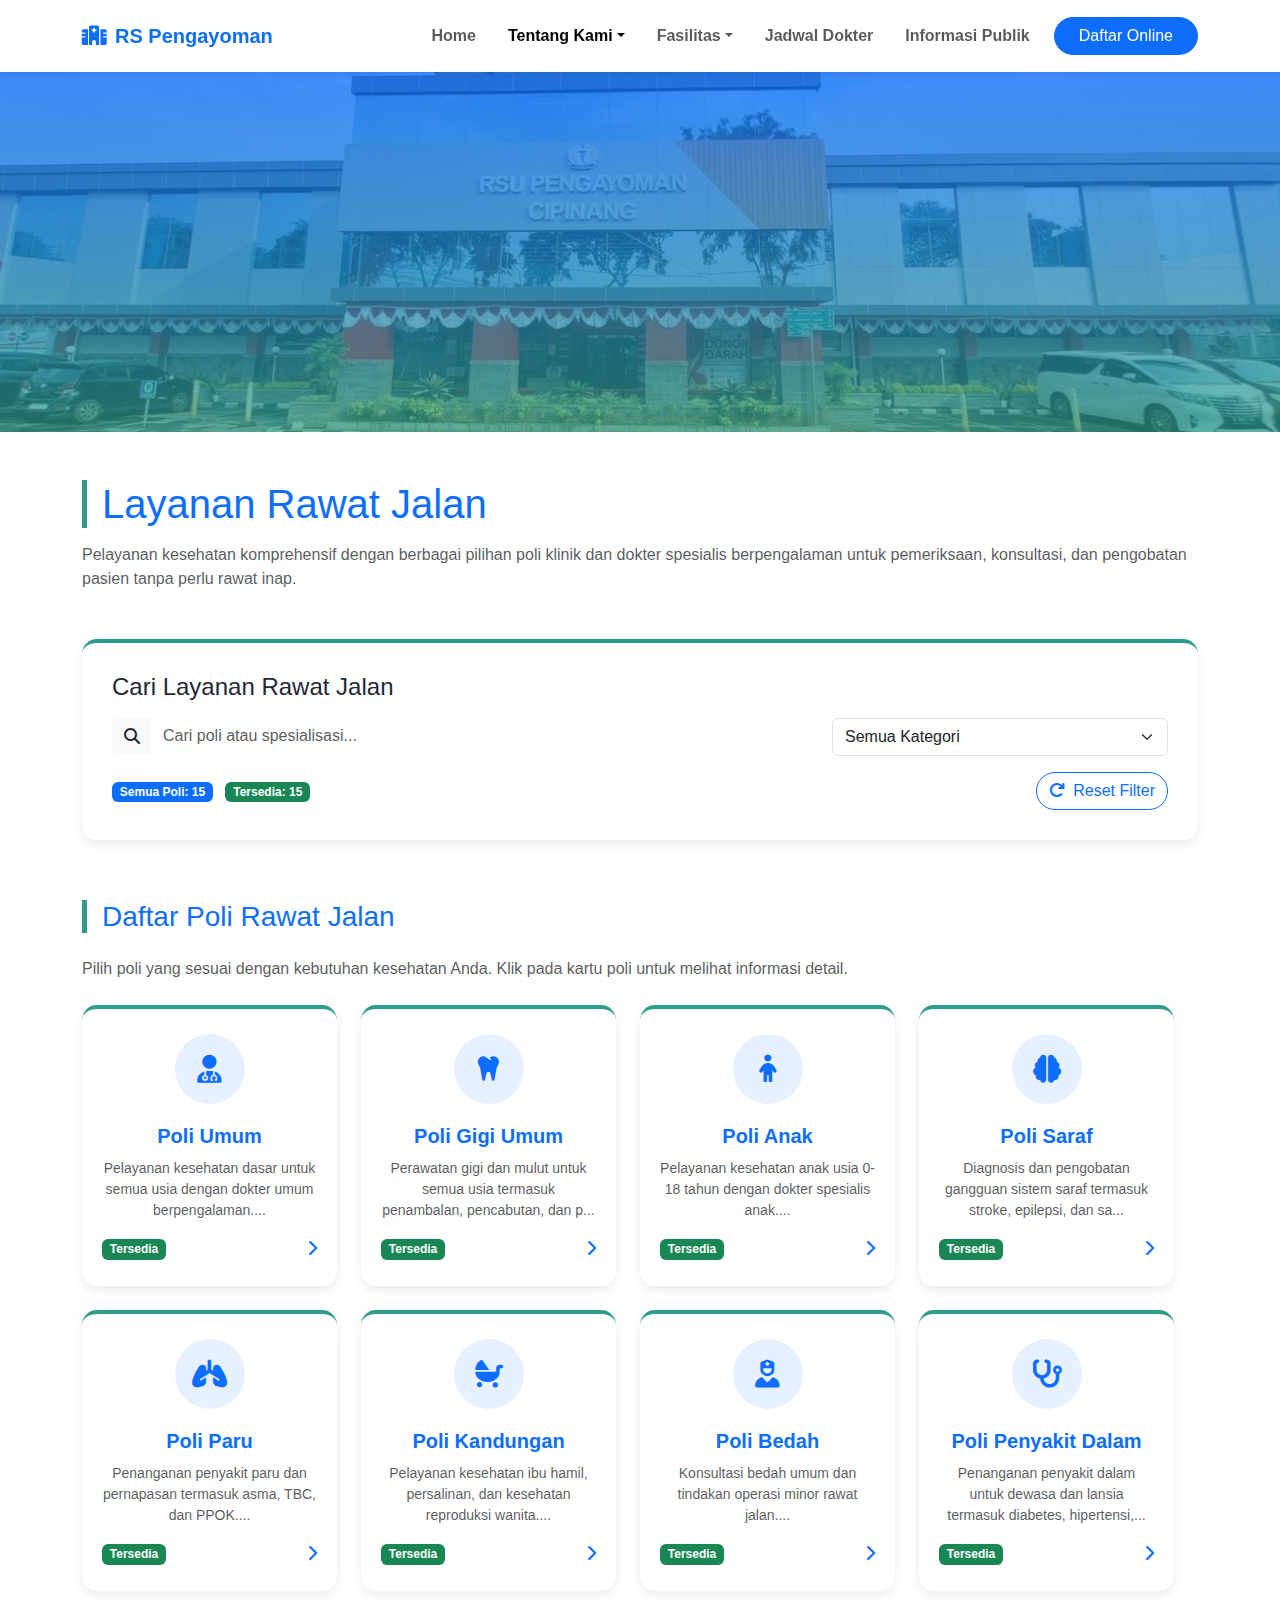
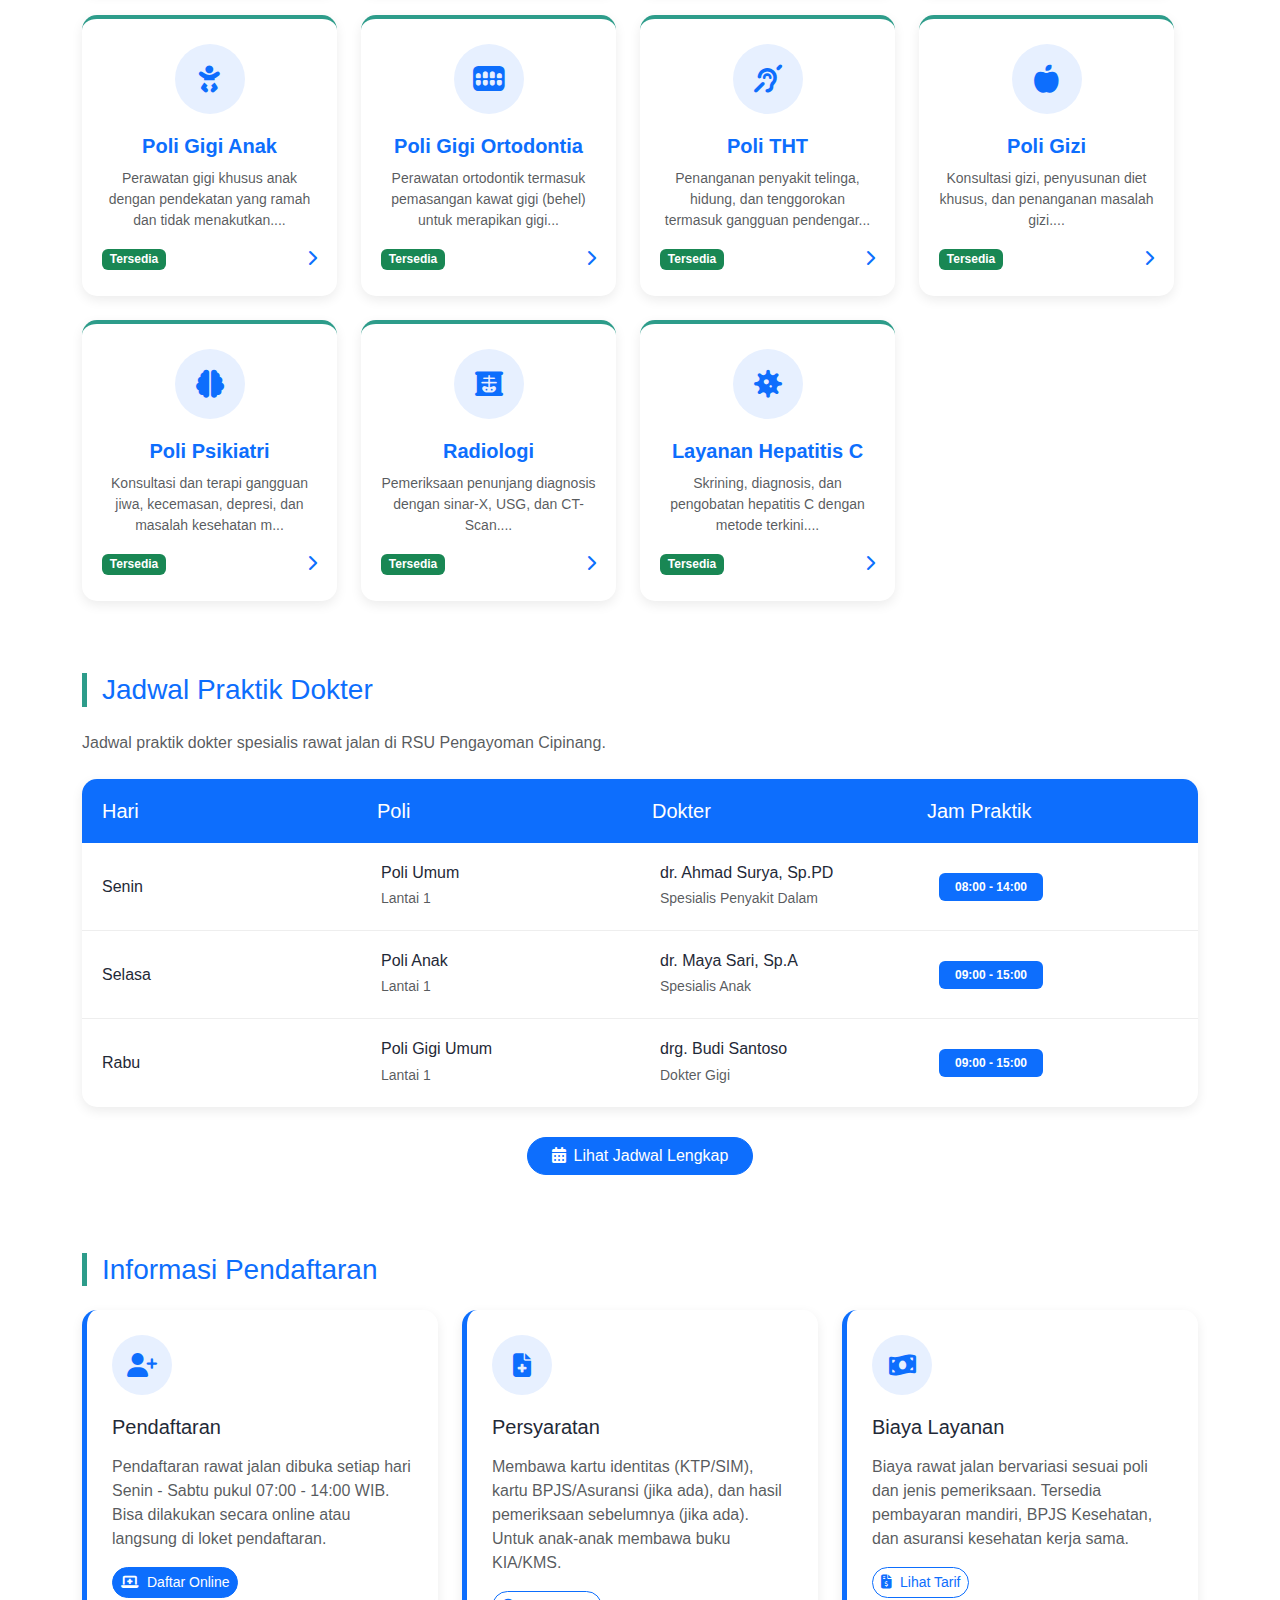
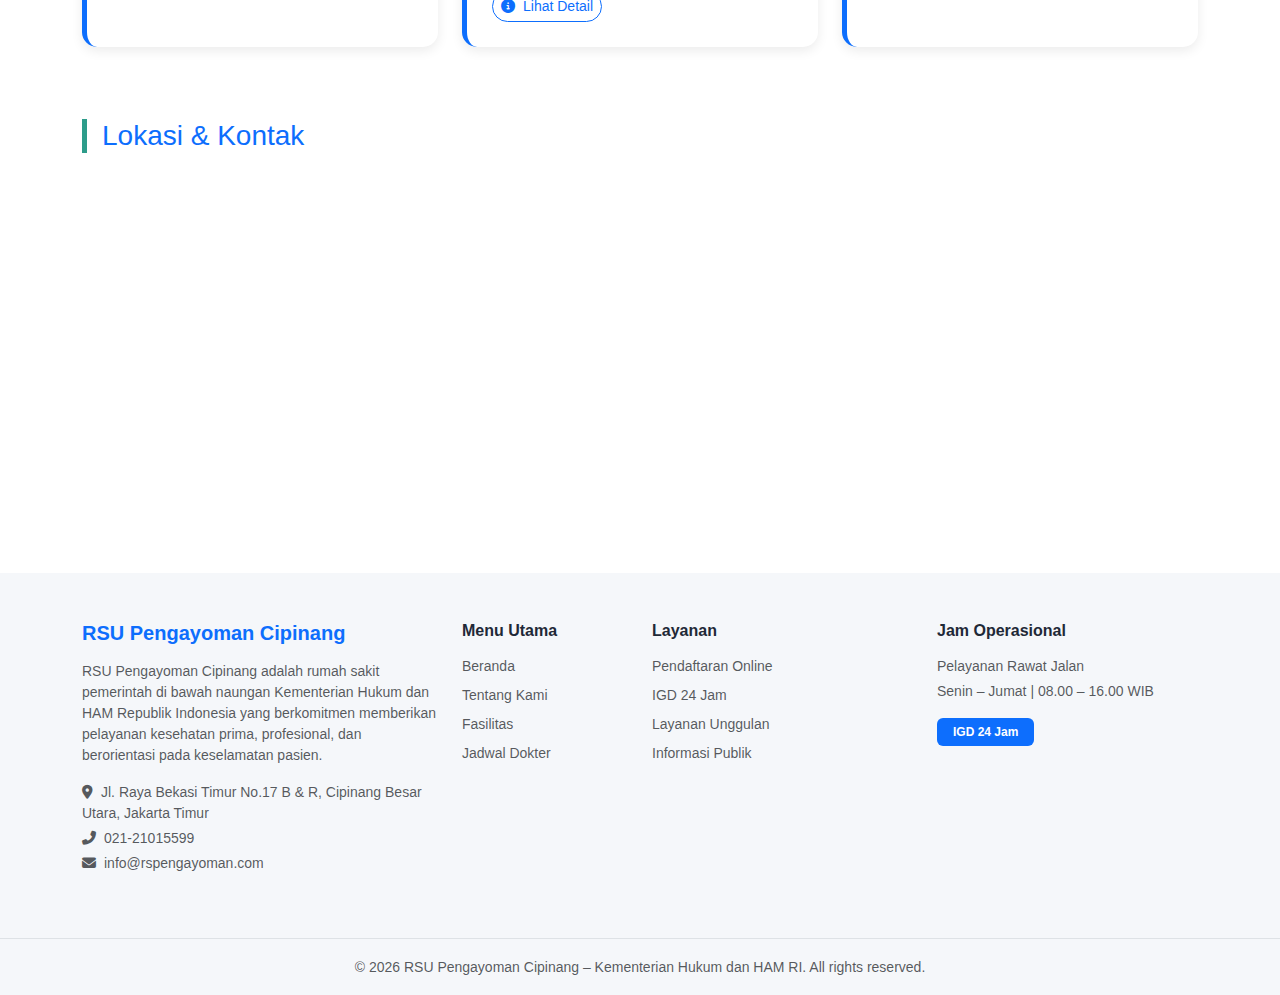
<file: rajal.html>
<!DOCTYPE html>
<html lang="id">
<head>
  <meta charset="UTF-8" />
  <meta name="viewport" content="width=device-width, initial-scale=1" />
  <title>Rawat Jalan - RSU Pengayoman Cipinang</title>

  <!-- BOOTSTRAP -->
  <link href="https://cdn.jsdelivr.net/npm/bootstrap@5.3.3/dist/css/bootstrap.min.css" rel="stylesheet">
  <!-- Bootstrap Icons -->
  <link href="https://cdn.jsdelivr.net/npm/bootstrap-icons/font/bootstrap-icons.css" rel="stylesheet">
  <!-- Font Awesome Icons -->
  <link rel="stylesheet" href="https://cdnjs.cloudflare.com/ajax/libs/font-awesome/6.4.0/css/all.min.css">
  <link rel="stylesheet" href="css/rajal.css">
</head>
<body>

<!-- NAVBAR -->
<nav class="navbar navbar-expand bg-white shadow-sm sticky-top py-3">
  <div class="container">
    <a class="navbar-brand fw-bold text-primary" href="#">
      <i class="fas fa-hospital-alt me-2"></i>RS Pengayoman
    </a>
    <ul class="navbar-nav ms-auto gap-3 align-items-center">
      <li class="nav-item"><a class="nav-link fw-semibold" href="index.html">Home</a></li>
      <li class="nav-item dropdown">
        <a class="nav-link dropdown-toggle fw-semibold active" data-bs-toggle="dropdown" href="#">Tentang Kami</a>
        <ul class="dropdown-menu shadow">
          <li><a class="dropdown-item" href="sejarah.html">Sejarah</a></li>
          <li><a class="dropdown-item active" href="visidanmisi.html">Visi & Misi</a></li>
          <li><a class="dropdown-item" href="#">Struktur Organisasi</a></li>
          <li><a class="dropdown-item" href="pejabat.html">Profil Pejabat</a></li>
        </ul>
      </li>
      <li class="nav-item dropdown">
        <a class="nav-link dropdown-toggle fw-semibold" data-bs-toggle="dropdown" href="#">Fasilitas</a>
        <ul class="dropdown-menu shadow">
          <li><a class="dropdown-item active" href="unggulan.html">Layanan Unggulan</a></li>
          <li class="dropdown-submenu">
            <a class="dropdown-item dropdown-toggle" href="#" data-bs-toggle="dropdown">Layanan Medis</a>
            <ul class="dropdown-menu dropdown-submenu shadow">
                <li><a class="dropdown-item" href="ranap.html">Rawat Inap</a></li>
                <li><a class="dropdown-item" href="igd.html">IGD</a></li>
                <li><a class="dropdown-item" href="rajal.html">Rawat Jalan</a></li>
            </ul>
            </li>
          <li><a class="dropdown-item" href="penunjang.html">Layanan Penunjang</a></li>
          <li><a class="dropdown-item" href="tarif.html">Tarif Pelayanan</a></li>
          <li><a class="dropdown-item" href="asuransi.html">Kerjasama Asuransi</a></li>
        </ul>
      </li>
      <li class="nav-item"><a class="nav-link fw-semibold" href="jadwal.html">Jadwal Dokter</a></li>
      <li class="nav-item"><a class="nav-link fw-semibold" href="#">Informasi Publik</a></li>
      <li class="nav-item"><a class="btn btn-primary rounded-pill px-4" href="#">Daftar Online</a></li>
    </ul>
  </div>
</nav>

<!-- HERO -->
<section class="hero d-flex align-items-center">
  <div class="container hero-content">
    <!-- Hero tanpa teks - hanya background -->
  </div>
</section>

<!-- RAWAT JALAN -->
<section class="container my-5">
  <h1 class="page-title">Layanan Rawat Jalan</h1>
  <p class="text-muted mb-5">Pelayanan kesehatan komprehensif dengan berbagai pilihan poli klinik dan dokter spesialis berpengalaman untuk pemeriksaan, konsultasi, dan pengobatan pasien tanpa perlu rawat inap.</p>

  <!-- PENCARIAN -->
  <div class="search-box">
    <h4 class="mb-3">Cari Layanan Rawat Jalan</h4>
    <div class="row mb-3">
      <div class="col-md-8">
        <div class="input-group">
          <span class="input-group-text bg-light border-0">
            <i class="fas fa-search"></i>
          </span>
          <input type="text" class="form-control border-0" id="searchPoli" placeholder="Cari poli atau spesialisasi...">
        </div>
      </div>
      <div class="col-md-4">
        <select class="form-select" id="filterCategory">
          <option value="all">Semua Kategori</option>
          <option value="umum">Poli Umum</option>
          <option value="spesialis">Poli Spesialis</option>
          <option value="gigi">Poli Gigi</option>
          <option value="penunjang">Penunjang Medis</option>
        </select>
      </div>
    </div>
    <div class="d-flex justify-content-between align-items-center">
      <div>
        <span class="badge bg-primary me-2">Semua Poli: <span id="poliCount">15</span></span>
        <span class="badge bg-success me-2">Tersedia: <span id="availableCount">15</span></span>
      </div>
      <button class="btn btn-outline-primary rounded-pill" id="resetFilter">
        <i class="fas fa-redo me-2"></i>Reset Filter
      </button>
    </div>
  </div>

  <!-- DAFTAR POLI -->
  <div class="row mb-5">
    <div class="col-12">
      <h3 class="page-title mb-4">Daftar Poli Rawat Jalan</h3>
      <p class="text-muted mb-4">Pilih poli yang sesuai dengan kebutuhan kesehatan Anda. Klik pada kartu poli untuk melihat informasi detail.</p>
    </div>
    
    <div class="row" id="poliContainer">
      <!-- Poli cards akan dimuat di sini -->
    </div>
  </div>

  <!-- JADWAL PRAKTIK -->
  <div class="mb-5">
    <h3 class="page-title mb-4">Jadwal Praktik Dokter</h3>
    <p class="text-muted mb-4">Jadwal praktik dokter spesialis rawat jalan di RSU Pengayoman Cipinang.</p>
    
    <div class="schedule-table">
      <div class="table-header">
        <div class="row">
          <div class="col-3"><h5 class="mb-0">Hari</h5></div>
          <div class="col-3"><h5 class="mb-0">Poli</h5></div>
          <div class="col-3"><h5 class="mb-0">Dokter</h5></div>
          <div class="col-3"><h5 class="mb-0">Jam Praktik</h5></div>
        </div>
      </div>
      <div class="table-body">
        <!-- Senin -->
        <div class="schedule-row">
          <div class="schedule-cell col-3">
            <h6 class="mb-0">Senin</h6>
          </div>
          <div class="schedule-cell col-3">
            <div>
              <h6 class="mb-1">Poli Umum</h6>
              <small class="text-muted">Lantai 1</small>
            </div>
          </div>
          <div class="schedule-cell col-3">
            <div>
              <h6 class="mb-1">dr. Ahmad Surya, Sp.PD</h6>
              <small class="text-muted">Spesialis Penyakit Dalam</small>
            </div>
          </div>
          <div class="schedule-cell col-3">
            <span class="badge bg-primary px-3 py-2">08:00 - 14:00</span>
          </div>
        </div>
        
        <!-- Selasa -->
        <div class="schedule-row">
          <div class="schedule-cell col-3">
            <h6 class="mb-0">Selasa</h6>
          </div>
          <div class="schedule-cell col-3">
            <div>
              <h6 class="mb-1">Poli Anak</h6>
              <small class="text-muted">Lantai 1</small>
            </div>
          </div>
          <div class="schedule-cell col-3">
            <div>
              <h6 class="mb-1">dr. Maya Sari, Sp.A</h6>
              <small class="text-muted">Spesialis Anak</small>
            </div>
          </div>
          <div class="schedule-cell col-3">
            <span class="badge bg-primary px-3 py-2">09:00 - 15:00</span>
          </div>
        </div>
        
        <!-- Rabu -->
        <div class="schedule-row">
          <div class="schedule-cell col-3">
            <h6 class="mb-0">Rabu</h6>
          </div>
          <div class="schedule-cell col-3">
            <div>
              <h6 class="mb-1">Poli Gigi Umum</h6>
              <small class="text-muted">Lantai 1</small>
            </div>
          </div>
          <div class="schedule-cell col-3">
            <div>
              <h6 class="mb-1">drg. Budi Santoso</h6>
              <small class="text-muted">Dokter Gigi</small>
            </div>
          </div>
          <div class="schedule-cell col-3">
            <span class="badge bg-primary px-3 py-2">09:00 - 15:00</span>
          </div>
        </div>
      </div>
    </div>
    
    <div class="text-center mt-4">
      <button class="btn btn-primary rounded-pill px-4">
        <i class="fas fa-calendar-alt me-2"></i>Lihat Jadwal Lengkap
      </button>
    </div>
  </div>

  <!-- INFORMASI PENDAFTARAN -->
  <div class="row mb-5">
    <div class="col-12">
      <h3 class="page-title mb-4">Informasi Pendaftaran</h3>
    </div>
    
    <div class="col-lg-4 mb-4">
      <div class="info-card">
        <div class="info-icon">
          <i class="fas fa-user-plus"></i>
        </div>
        <h5 class="mb-3">Pendaftaran</h5>
        <p class="text-muted">Pendaftaran rawat jalan dibuka setiap hari Senin - Sabtu pukul 07:00 - 14:00 WIB. Bisa dilakukan secara online atau langsung di loket pendaftaran.</p>
        <button class="btn btn-primary btn-sm rounded-pill">
          <i class="fas fa-laptop-medical me-2"></i>Daftar Online
        </button>
      </div>
    </div>
    
    <div class="col-lg-4 mb-4">
      <div class="info-card">
        <div class="info-icon">
          <i class="fas fa-file-medical"></i>
        </div>
        <h5 class="mb-3">Persyaratan</h5>
        <p class="text-muted">Membawa kartu identitas (KTP/SIM), kartu BPJS/Asuransi (jika ada), dan hasil pemeriksaan sebelumnya (jika ada). Untuk anak-anak membawa buku KIA/KMS.</p>
        <button class="btn btn-outline-primary btn-sm rounded-pill" data-bs-toggle="modal" data-bs-target="#syaratModal">
          <i class="fas fa-info-circle me-2"></i>Lihat Detail
        </button>
      </div>
    </div>
    
    <div class="col-lg-4 mb-4">
      <div class="info-card">
        <div class="info-icon">
          <i class="fas fa-money-bill-wave"></i>
        </div>
        <h5 class="mb-3">Biaya Layanan</h5>
        <p class="text-muted">Biaya rawat jalan bervariasi sesuai poli dan jenis pemeriksaan. Tersedia pembayaran mandiri, BPJS Kesehatan, dan asuransi kesehatan kerja sama.</p>
        <button class="btn btn-outline-primary btn-sm rounded-pill">
          <i class="fas fa-file-invoice-dollar me-2"></i>Lihat Tarif
        </button>
      </div>
    </div>
  </div>
</section>

<!-- MAP -->
<section class="container my-5">
  <h3 class="page-title">Lokasi & Kontak</h3>
  <iframe src="https://maps.google.com/maps?q=rs%20pengayoman%20cipinang&t=&z=15&ie=UTF8&iwloc=&output=embed" width="100%" height="350" style="border:0; border-radius: 15px;" loading="lazy"></iframe>
</section>

<!-- FOOTER -->
<footer class="mt-5">
  <div class="container py-5">
    <div class="row g-4">

      <!-- INFO RS -->
      <div class="col-md-4">
        <h5 class="fw-bold text-primary mb-3">RSU Pengayoman Cipinang</h5>
        <p class="text-muted small mb-3">
          RSU Pengayoman Cipinang adalah rumah sakit pemerintah di bawah naungan Kementerian Hukum dan HAM Republik Indonesia
          yang berkomitmen memberikan pelayanan kesehatan prima, profesional, dan berorientasi pada keselamatan pasien.
        </p>
        <p class="text-muted small mb-1"><i class="fas fa-map-marker-alt me-2"></i>Jl. Raya Bekasi Timur No.17 B & R, Cipinang Besar Utara, Jakarta Timur</p>
        <p class="text-muted small mb-1"><i class="fas fa-phone-alt me-2"></i>021-21015599</p>
        <p class="text-muted small"><i class="fas fa-envelope me-2"></i>info@rspengayoman.com</p>
      </div>

      <!-- MENU CEPAT -->
      <div class="col-md-2">
        <h6 class="fw-bold mb-3">Menu Utama</h6>
        <ul class="list-unstyled small">
          <li class="mb-2"><a href="#" class="text-decoration-none text-muted">Beranda</a></li>
          <li class="mb-2"><a href="#" class="text-decoration-none text-muted">Tentang Kami</a></li>
          <li class="mb-2"><a href="#" class="text-decoration-none text-muted">Fasilitas</a></li>
          <li class="mb-2"><a href="#" class="text-decoration-none text-muted">Jadwal Dokter</a></li>
        </ul>
      </div>

      <!-- LAYANAN -->
      <div class="col-md-3">
        <h6 class="fw-bold mb-3">Layanan</h6>
        <ul class="list-unstyled small">
          <li class="mb-2"><a href="#" class="text-decoration-none text-muted">Pendaftaran Online</a></li>
          <li class="mb-2"><a href="#" class="text-decoration-none text-muted">IGD 24 Jam</a></li>
          <li class="mb-2"><a href="#" class="text-decoration-none text-muted">Layanan Unggulan</a></li>
          <li class="mb-2"><a href="#" class="text-decoration-none text-muted">Informasi Publik</a></li>
        </ul>
      </div>

      <!-- JAM OPERASIONAL -->
      <div class="col-md-3">
        <h6 class="fw-bold mb-3">Jam Operasional</h6>
        <p class="small text-muted mb-1">Pelayanan Rawat Jalan</p>
        <p class="small text-muted mb-3">Senin – Jumat | 08.00 – 16.00 WIB</p>
        <span class="badge bg-primary px-3 py-2">IGD 24 Jam</span>
      </div>

    </div>
  </div>

  <!-- COPYRIGHT -->
  <div class="border-top">
    <div class="container py-3 text-center">
      <small class="text-muted">© 2026 RSU Pengayoman Cipinang – Kementerian Hukum dan HAM RI. All rights reserved.</small>
    </div>
  </div>
</footer>

<!-- POLI MODAL -->
<div class="modal fade" id="poliModal" tabindex="-1">
  <div class="modal-dialog modal-lg">
    <div class="modal-content modal-poli-content">
      <div class="modal-header bg-primary text-white">
        <h5 class="modal-title">Detail Poli</h5>
        <button type="button" class="btn-close btn-close-white" data-bs-dismiss="modal"></button>
      </div>
      <div class="modal-body p-4">
        <div class="text-center mb-4">
          <div class="modal-poli-icon" id="modalPoliIcon">
            <i class="fas fa-stethoscope"></i>
          </div>
          <h3 id="modalPoliTitle">Poli Umum</h3>
          <p class="text-muted" id="modalPoliCategory">Poli Umum</p>
        </div>
        
        <div class="row mb-4">
          <div class="col-md-6">
            <h5>Deskripsi Layanan</h5>
            <p id="modalPoliDescription">Lorem ipsum dolor sit amet, consectetur adipiscing elit.</p>
          </div>
          <div class="col-md-6">
            <h5>Informasi Praktik</h5>
            <ul class="list-unstyled">
              <li class="mb-2">
                <i class="fas fa-clock text-primary me-2"></i>
                <strong>Jam Praktik:</strong> <span id="modalPoliSchedule">08:00 - 14:00 WIB</span>
              </li>
              <li class="mb-2">
                <i class="fas fa-map-marker-alt text-primary me-2"></i>
                <strong>Lokasi:</strong> <span id="modalPoliLocation">Lantai 1, Gedung Rawat Jalan</span>
              </li>
              <li class="mb-2">
                <i class="fas fa-user-md text-primary me-2"></i>
                <strong>Dokter:</strong> <span id="modalPoliDoctor">dr. Ahmad Surya, Sp.PD</span>
              </li>
            </ul>
          </div>
        </div>
        
        <div class="alert alert-info">
          <h6><i class="fas fa-info-circle me-2"></i>Informasi Pendaftaran</h6>
          <p class="mb-0" id="modalPoliRegistration">Pendaftaran bisa dilakukan online atau langsung di loket.</p>
        </div>
      </div>
      <div class="modal-footer">
        <button type="button" class="btn btn-outline-secondary" data-bs-dismiss="modal">Tutup</button>
        <button class="btn btn-primary">
          <i class="fas fa-calendar-check me-2"></i>Daftar Online
        </button>
      </div>
    </div>
  </div>
</div>

<!-- SYARAT MODAL -->
<div class="modal fade" id="syaratModal" tabindex="-1">
  <div class="modal-dialog">
    <div class="modal-content">
      <div class="modal-header bg-primary text-white">
        <h5 class="modal-title">Persyaratan Rawat Jalan</h5>
        <button type="button" class="btn-close btn-close-white" data-bs-dismiss="modal"></button>
      </div>
      <div class="modal-body">
        <h6>Dokumen yang harus dibawa:</h6>
        <ul class="mb-4">
          <li>Kartu Identitas (KTP/SIM) asli</li>
          <li>Kartu BPJS Kesehatan (jika peserta)</li>
          <li>Kartu asuransi kesehatan (jika ada)</li>
          <li>Hasil pemeriksaan sebelumnya (jika ada)</li>
          <li>Surat rujukan (jika dirujuk)</li>
        </ul>
        
        <h6>Untuk pasien anak:</h6>
        <ul>
          <li>Buku KIA (Kesehatan Ibu dan Anak)</li>
          <li>Buku KMS (Kartu Menuju Sehat)</li>
          <li>Akta Kelahiran/Kartu Keluarga</li>
        </ul>
        
        <div class="alert alert-warning mt-3">
          <small><i class="fas fa-exclamation-triangle me-2"></i>Pastikan membawa dokumen asli untuk verifikasi.</small>
        </div>
      </div>
      <div class="modal-footer">
        <button type="button" class="btn btn-primary" data-bs-dismiss="modal">Mengerti</button>
      </div>
    </div>
  </div>
</div>

<script src="https://cdn.jsdelivr.net/npm/bootstrap@5.3.3/dist/js/bootstrap.bundle.min.js"></script>
<script>
  // Data Poli
  const poliData = [
    {
      id: 1,
      name: "Poli Umum",
      icon: "fa-user-md",
      category: "umum",
      description: "Pelayanan kesehatan dasar untuk semua usia dengan dokter umum berpengalaman.",
      schedule: "Senin - Sabtu: 08:00 - 14:00 WIB",
      location: "Lantai 1, Gedung Rawat Jalan",
      doctor: "dr. Ahmad Surya, Sp.PD",
      available: true
    },
    {
      id: 2,
      name: "Poli Gigi Umum",
      icon: "fa-tooth",
      category: "gigi",
      description: "Perawatan gigi dan mulut untuk semua usia termasuk penambalan, pencabutan, dan pembersihan karang gigi.",
      schedule: "Senin - Jumat: 09:00 - 15:00 WIB",
      location: "Lantai 1, Gedung Rawat Jalan",
      doctor: "drg. Budi Santoso",
      available: true
    },
    {
      id: 3,
      name: "Poli Anak",
      icon: "fa-child",
      category: "spesialis",
      description: "Pelayanan kesehatan anak usia 0-18 tahun dengan dokter spesialis anak.",
      schedule: "Selasa & Kamis: 09:00 - 15:00 WIB",
      location: "Lantai 1, Gedung Rawat Jalan",
      doctor: "dr. Maya Sari, Sp.A",
      available: true
    },
    {
      id: 4,
      name: "Poli Saraf",
      icon: "fa-brain",
      category: "spesialis",
      description: "Diagnosis dan pengobatan gangguan sistem saraf termasuk stroke, epilepsi, dan sakit kepala kronis.",
      schedule: "Senin & Rabu: 10:00 - 16:00 WIB",
      location: "Lantai 2, Gedung Rawat Jalan",
      doctor: "dr. Hendra Wijaya, Sp.S",
      available: true
    },
    {
      id: 5,
      name: "Poli Paru",
      icon: "fa-lungs",
      category: "spesialis",
      description: "Penanganan penyakit paru dan pernapasan termasuk asma, TBC, dan PPOK.",
      schedule: "Selasa & Kamis: 08:30 - 14:30 WIB",
      location: "Lantai 2, Gedung Rawat Jalan",
      doctor: "dr. Rudi Hartono, Sp.P",
      available: true
    },
    {
      id: 6,
      name: "Poli Kandungan",
      icon: "fa-baby-carriage",
      category: "spesialis",
      description: "Pelayanan kesehatan ibu hamil, persalinan, dan kesehatan reproduksi wanita.",
      schedule: "Senin - Jumat: 08:00 - 14:00 WIB",
      location: "Lantai 2, Gedung Rawat Jalan",
      doctor: "dr. Siti Nurhaliza, Sp.OG",
      available: true
    },
    {
      id: 7,
      name: "Poli Bedah",
      icon: "fa-user-nurse",
      category: "spesialis",
      description: "Konsultasi bedah umum dan tindakan operasi minor rawat jalan.",
      schedule: "Senin, Rabu, Jumat: 09:00 - 15:00 WIB",
      location: "Lantai 2, Gedung Rawat Jalan",
      doctor: "dr. Eko Prasetyo, Sp.B",
      available: true
    },
    {
      id: 8,
      name: "Poli Penyakit Dalam",
      icon: "fa-stethoscope",
      category: "spesialis",
      description: "Penanganan penyakit dalam untuk dewasa dan lansia termasuk diabetes, hipertensi, dan ginjal.",
      schedule: "Senin - Sabtu: 08:00 - 14:00 WIB",
      location: "Lantai 2, Gedung Rawat Jalan",
      doctor: "dr. Ahmad Surya, Sp.PD",
      available: true
    },
    {
      id: 9,
      name: "Poli Gigi Anak",
      icon: "fa-baby",
      category: "gigi",
      description: "Perawatan gigi khusus anak dengan pendekatan yang ramah dan tidak menakutkan.",
      schedule: "Selasa & Kamis: 09:00 - 14:00 WIB",
      location: "Lantai 1, Gedung Rawat Jalan",
      doctor: "drg. Maya Indah, Sp.KGA",
      available: true
    },
    {
      id: 10,
      name: "Poli Gigi Ortodontia",
      icon: "fa-teeth",
      category: "gigi",
      description: "Perawatan ortodontik termasuk pemasangan kawat gigi (behel) untuk merapikan gigi.",
      schedule: "Rabu & Jumat: 10:00 - 16:00 WIB",
      location: "Lantai 1, Gedung Rawat Jalan",
      doctor: "drg. Rina Wijaya, Sp.Ort",
      available: true
    },
    {
      id: 11,
      name: "Poli THT",
      icon: "fa-ear-deaf",
      category: "spesialis",
      description: "Penanganan penyakit telinga, hidung, dan tenggorokan termasuk gangguan pendengaran.",
      schedule: "Selasa & Kamis: 09:30 - 15:30 WIB",
      location: "Lantai 2, Gedung Rawat Jalan",
      doctor: "dr. Bambang Susanto, Sp.THT-KL",
      available: true
    },
    {
      id: 12,
      name: "Poli Gizi",
      icon: "fa-apple-alt",
      category: "spesialis",
      description: "Konsultasi gizi, penyusunan diet khusus, dan penanganan masalah gizi.",
      schedule: "Senin & Kamis: 08:00 - 12:00 WIB",
      location: "Lantai 1, Gedung Rawat Jalan",
      doctor: "dr. Sri Wahyuni, Sp.GK",
      available: true
    },
    {
      id: 13,
      name: "Poli Psikiatri",
      icon: "fa-brain",
      category: "spesialis",
      description: "Konsultasi dan terapi gangguan jiwa, kecemasan, depresi, dan masalah kesehatan mental.",
      schedule: "Rabu & Jumat: 09:00 - 15:00 WIB",
      location: "Lantai 2, Gedung Rawat Jalan",
      doctor: "dr. Andi Wijaya, Sp.KJ",
      available: true
    },
    {
      id: 14,
      name: "Radiologi",
      icon: "fa-x-ray",
      category: "penunjang",
      description: "Pemeriksaan penunjang diagnosis dengan sinar-X, USG, dan CT-Scan.",
      schedule: "Setiap Hari: 07:00 - 21:00 WIB",
      location: "Lantai B1, Gedung Utama",
      doctor: "dr. Agus Setiawan, Sp.Rad",
      available: true
    },
    {
      id: 15,
      name: "Layanan Hepatitis C",
      icon: "fa-virus",
      category: "spesialis",
      description: "Skrining, diagnosis, dan pengobatan hepatitis C dengan metode terkini.",
      schedule: "Rabu: 10:00 - 14:00 WIB",
      location: "Lantai 2, Gedung Rawat Jalan",
      doctor: "dr. Linda Sari, Sp.PD",
      available: true
    }
  ];

  // Inisialisasi
  document.addEventListener('DOMContentLoaded', function() {
    renderPoliCards(poliData);
    initSearchFilter();
    updateCopyrightYear();
    initCardHover();
    
    // Fungsi untuk tombol
    initButtons();
  });

  // Render kartu poli
  function renderPoliCards(data) {
    const container = document.getElementById('poliContainer');
    container.innerHTML = '';
    
    data.forEach(poli => {
      const col = document.createElement('div');
      col.className = 'col-lg-3 col-md-4 col-sm-6 mb-4';
      
      col.innerHTML = `
        <div class="poli-card" data-id="${poli.id}" data-category="${poli.category}">
          <div class="poli-icon">
            <i class="fas ${poli.icon}"></i>
          </div>
          <h5 class="poli-name">${poli.name}</h5>
          <p class="text-muted small">${poli.description.substring(0, 80)}...</p>
          <div class="d-flex justify-content-between align-items-center mt-3">
            <span class="badge ${poli.available ? 'bg-success' : 'bg-secondary'}">
              ${poli.available ? 'Tersedia' : 'Tutup'}
            </span>
            <span class="text-primary">
              <i class="fas fa-chevron-right"></i>
            </span>
          </div>
        </div>
      `;
      
      // Tambahkan event listener untuk modal
      const card = col.querySelector('.poli-card');
      card.addEventListener('click', () => openPoliModal(poli));
      
      container.appendChild(col);
    });
    
    // Update counter
    document.getElementById('poliCount').textContent = data.length;
    const availableCount = data.filter(p => p.available).length;
    document.getElementById('availableCount').textContent = availableCount;
  }

  // Filter dan pencarian
  function initSearchFilter() {
    const searchInput = document.getElementById('searchPoli');
    const filterSelect = document.getElementById('filterCategory');
    const resetButton = document.getElementById('resetFilter');
    
    function filterPoli() {
      const searchTerm = searchInput.value.toLowerCase();
      const filterValue = filterSelect.value;
      
      const filteredData = poliData.filter(poli => {
        const matchesSearch = poli.name.toLowerCase().includes(searchTerm) || 
                             poli.description.toLowerCase().includes(searchTerm);
        const matchesFilter = filterValue === 'all' || poli.category === filterValue;
        
        return matchesSearch && matchesFilter;
      });
      
      renderPoliCards(filteredData);
    }
    
    searchInput.addEventListener('input', filterPoli);
    filterSelect.addEventListener('change', filterPoli);
    resetButton.addEventListener('click', () => {
      searchInput.value = '';
      filterSelect.value = 'all';
      renderPoliCards(poliData);
    });
  }

  // Buka modal poli
  function openPoliModal(poli) {
    document.getElementById('modalPoliTitle').textContent = poli.name;
    document.getElementById('modalPoliCategory').textContent = getCategoryName(poli.category);
    document.getElementById('modalPoliDescription').textContent = poli.description;
    document.getElementById('modalPoliSchedule').textContent = poli.schedule;
    document.getElementById('modalPoliLocation').textContent = poli.location;
    document.getElementById('modalPoliDoctor').textContent = poli.doctor;
    
    // Set icon
    const iconElement = document.getElementById('modalPoliIcon');
    iconElement.innerHTML = `<i class="fas ${poli.icon}"></i>`;
    
    // Set registration info
    const registrationInfo = `Untuk mendaftar di ${poli.name}, silakan datang langsung ke loket pendaftaran atau daftar online. Pastikan membawa kartu identitas dan dokumen pendukung lainnya.`;
    document.getElementById('modalPoliRegistration').textContent = registrationInfo;
    
    const modal = new bootstrap.Modal(document.getElementById('poliModal'));
    modal.show();
  }

  // Dapatkan nama kategori
  function getCategoryName(category) {
    const categories = {
      'umum': 'Poli Umum',
      'spesialis': 'Poli Spesialis',
      'gigi': 'Poli Gigi',
      'penunjang': 'Penunjang Medis'
    };
    return categories[category] || 'Layanan Kesehatan';
  }

  // Update tahun copyright
  function updateCopyrightYear() {
    const currentYear = new Date().getFullYear();
    document.querySelector('footer small').textContent = `© ${currentYear} RSU Pengayoman Cipinang – Kementerian Hukum dan HAM RI. All rights reserved.`;
  }

  // Efek hover pada kartu
  function initCardHover() {
    document.addEventListener('mouseover', function(e) {
      if (e.target.closest('.poli-card')) {
        const card = e.target.closest('.poli-card');
        card.style.transform = 'translateY(-6px)';
      }
      if (e.target.closest('.info-card')) {
        const card = e.target.closest('.info-card');
        card.style.transform = 'translateY(-5px)';
      }
    });
    
    document.addEventListener('mouseout', function(e) {
      if (e.target.closest('.poli-card')) {
        const card = e.target.closest('.poli-card');
        card.style.transform = 'translateY(0)';
      }
      if (e.target.closest('.info-card')) {
        const card = e.target.closest('.info-card');
        card.style.transform = 'translateY(0)';
      }
    });
  }

  // Fungsi untuk tombol
  function initButtons() {
    // Tombol Daftar Online
    document.querySelectorAll('.btn-primary[class*="Daftar Online"]').forEach(button => {
      button.addEventListener('click', function() {
        alert('Fitur pendaftaran online akan ditampilkan di sini. Untuk saat ini, silakan datang langsung ke loket pendaftaran atau hubungi 021-21015599.');
      });
    });
    
    // Tombol Lihat Jadwal Lengkap
    document.querySelectorAll('.btn-primary[class*="Lihat Jadwal Lengkap"]').forEach(button => {
      button.addEventListener('click', function() {
        alert('Membuka halaman jadwal dokter lengkap. Untuk informasi jadwal, silakan hubungi 021-21015599.');
      });
    });
    
    // Tombol Lihat Tarif
    document.querySelectorAll('.btn-outline-primary[class*="Lihat Tarif"]').forEach(button => {
      button.addEventListener('click', function() {
        alert('Membuka halaman informasi tarif. Untuk informasi biaya, silakan hubungi 021-21015599 ext. 123.');
      });
    });
    
    // Tombol Daftar Online di modal
    document.querySelectorAll('#poliModal .btn-primary').forEach(button => {
      button.addEventListener('click', function() {
        const modal = bootstrap.Modal.getInstance(document.getElementById('poliModal'));
        modal.hide();
        alert('Fitur pendaftaran online akan ditampilkan di sini. Untuk saat ini, silakan datang langsung ke loket pendaftaran atau hubungi 021-21015599.');
      });
    });
  }
</script>
</body>
</html>
</file>
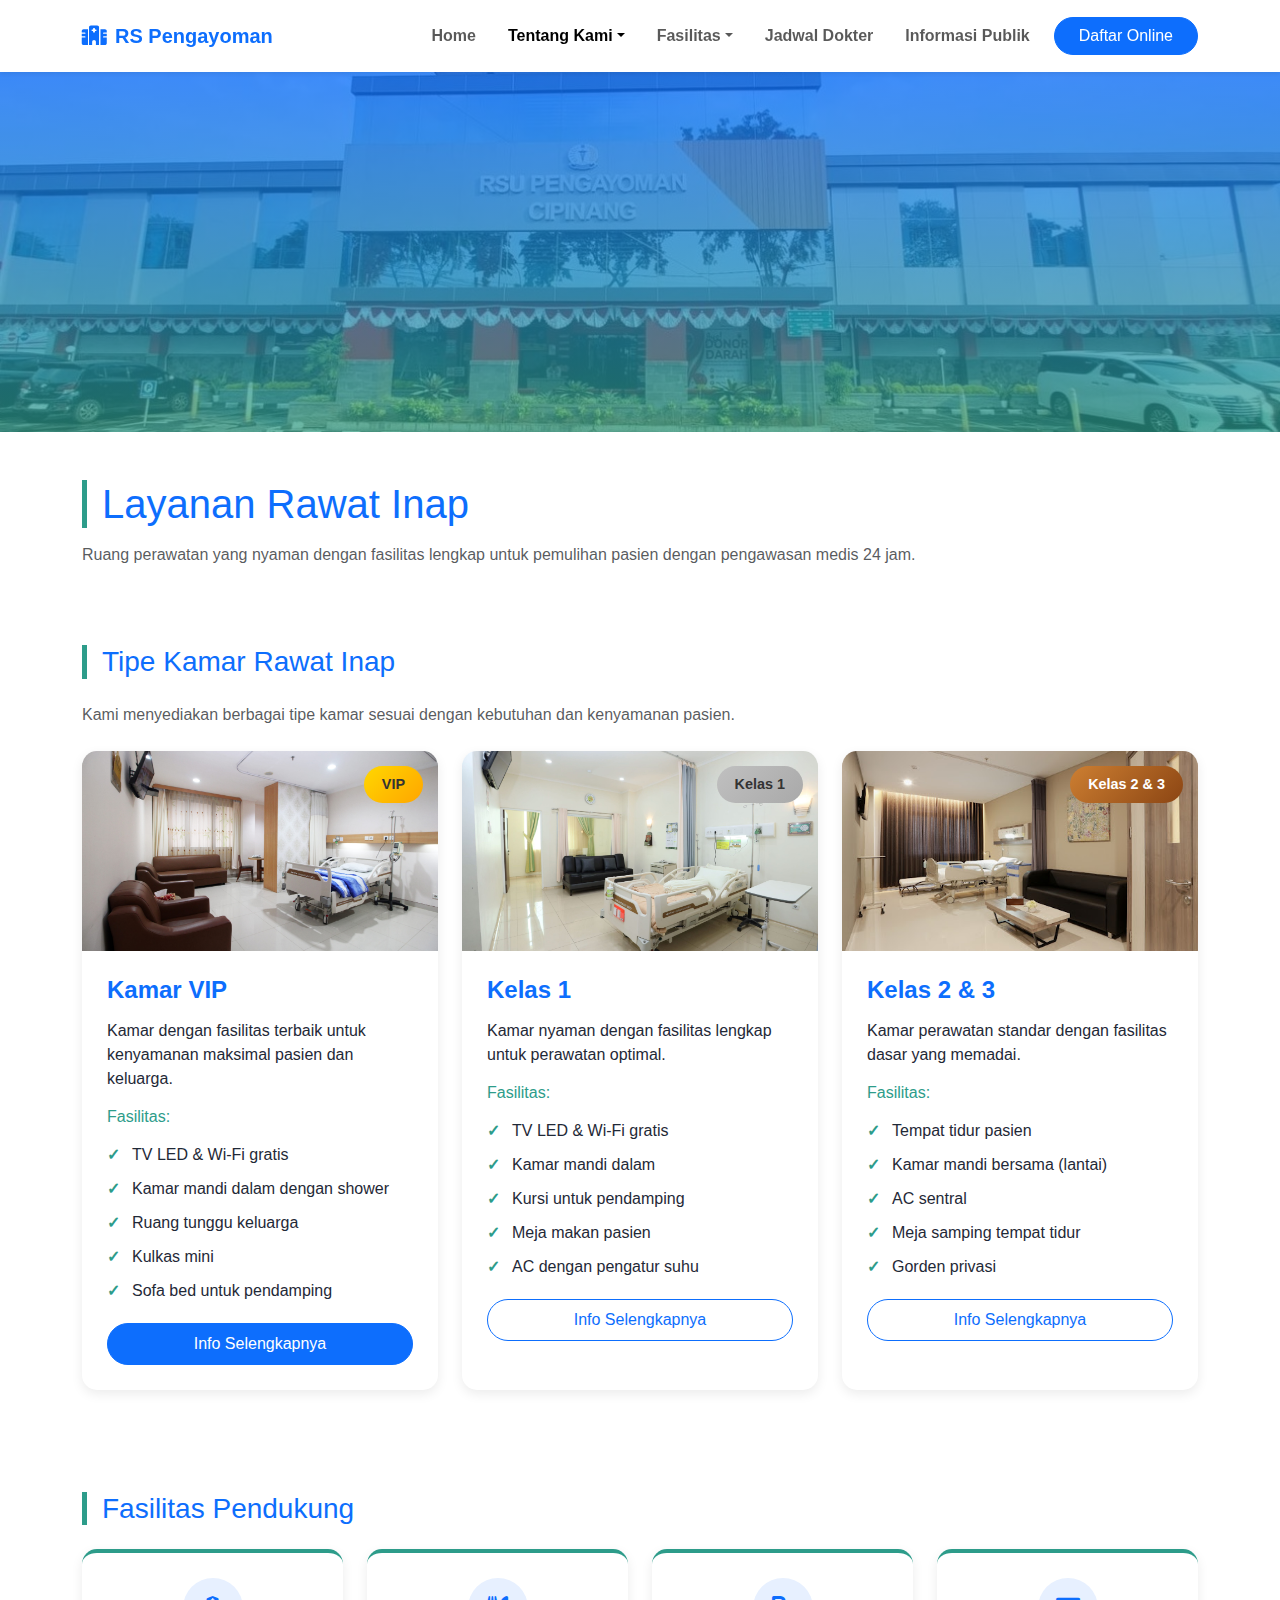
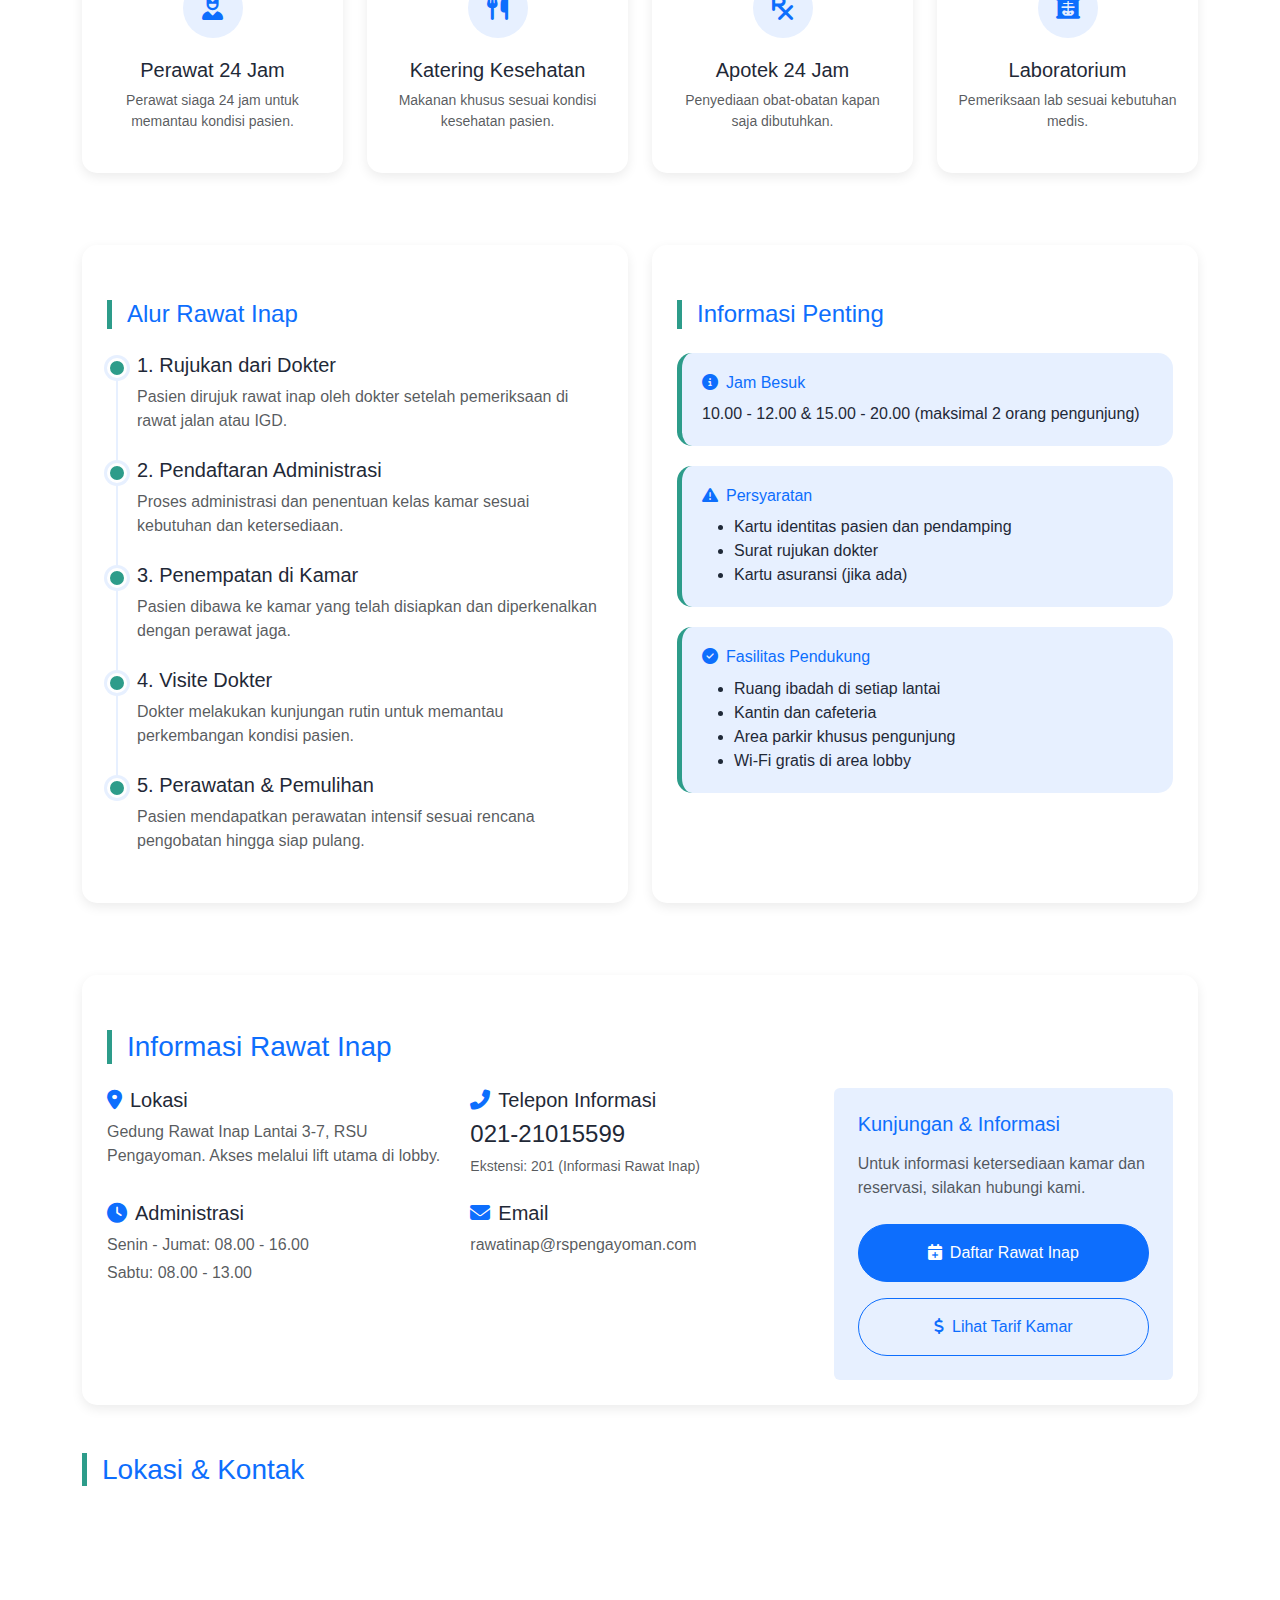
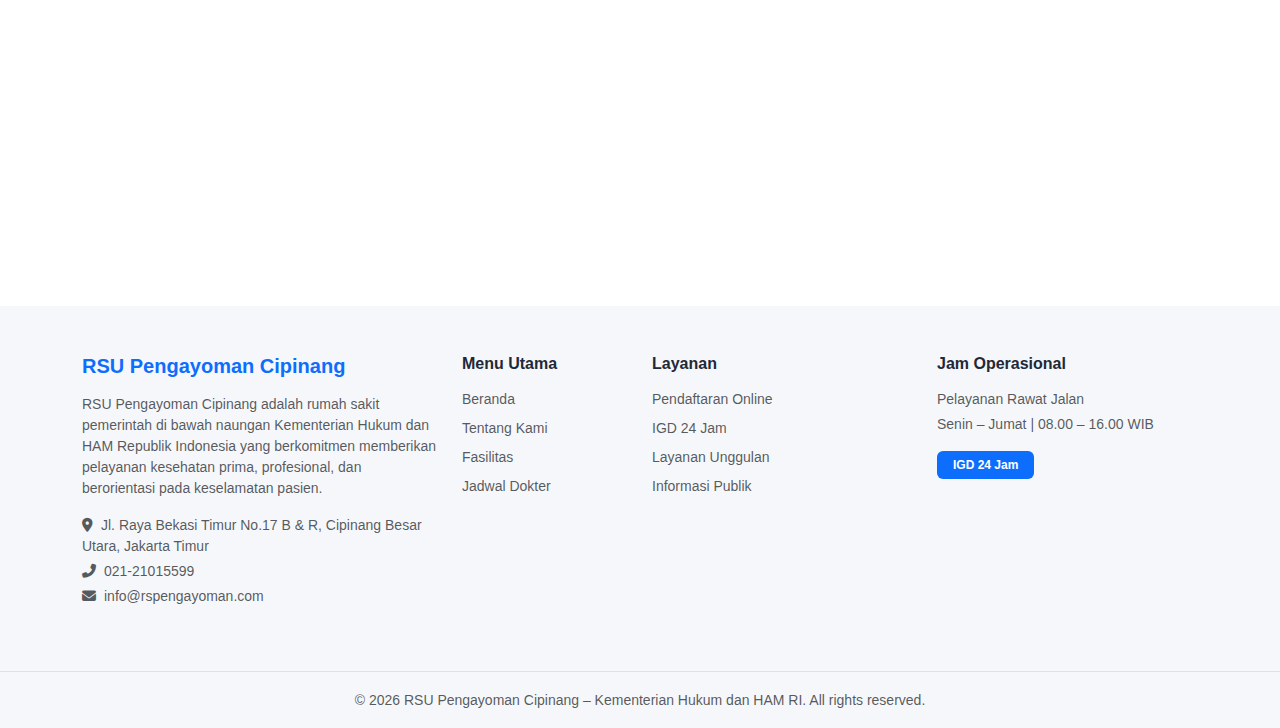
<file: ranap.html>
<!DOCTYPE html>
<html lang="id">
<head>
  <meta charset="UTF-8" />
  <meta name="viewport" content="width=device-width, initial-scale=1" />
  <title>Rawat Inap - RSU Pengayoman Cipinang</title>

  <!-- BOOTSTRAP -->
  <link href="https://cdn.jsdelivr.net/npm/bootstrap@5.3.3/dist/css/bootstrap.min.css" rel="stylesheet">
  <!-- Bootstrap Icons -->
  <link href="https://cdn.jsdelivr.net/npm/bootstrap-icons/font/bootstrap-icons.css" rel="stylesheet">
  <!-- Font Awesome Icons -->
  <link rel="stylesheet" href="https://cdnjs.cloudflare.com/ajax/libs/font-awesome/6.4.0/css/all.min.css">
  <link rel="stylesheet" href="css/ranap.css">
</head>
<body>

<!-- NAVBAR -->
<nav class="navbar navbar-expand bg-white shadow-sm sticky-top py-3">
  <div class="container">
    <a class="navbar-brand fw-bold text-primary" href="#">
      <i class="fas fa-hospital-alt me-2"></i>RS Pengayoman
    </a>
    <ul class="navbar-nav ms-auto gap-3 align-items-center">
      <li class="nav-item"><a class="nav-link fw-semibold" href="index.html">Home</a></li>
      <li class="nav-item dropdown">
        <a class="nav-link dropdown-toggle fw-semibold active" data-bs-toggle="dropdown" href="#">Tentang Kami</a>
        <ul class="dropdown-menu shadow">
          <li><a class="dropdown-item" href="sejarah.html">Sejarah</a></li>
          <li><a class="dropdown-item active" href="visidanmisi.html">Visi & Misi</a></li>
          <li><a class="dropdown-item" href="#">Struktur Organisasi</a></li>
          <li><a class="dropdown-item" href="pejabat.html">Profil Pejabat</a></li>
        </ul>
      </li>
      <li class="nav-item dropdown">
        <a class="nav-link dropdown-toggle fw-semibold" data-bs-toggle="dropdown" href="#">Fasilitas</a>
        <ul class="dropdown-menu shadow">
          <li><a class="dropdown-item active" href="unggulan.html">Layanan Unggulan</a></li>
          <li class="dropdown-submenu">
            <a class="dropdown-item dropdown-toggle" href="#" data-bs-toggle="dropdown">Layanan Medis</a>
            <ul class="dropdown-menu dropdown-submenu shadow">
                <li><a class="dropdown-item" href="ranap.html">Rawat Inap</a></li>
                <li><a class="dropdown-item" href="igd.html">IGD</a></li>
                <li><a class="dropdown-item" href="rajal.html">Rawat Jalan</a></li>
            </ul>
            </li>
          <li><a class="dropdown-item" href="penunjang.html">Layanan Penunjang</a></li>
          <li><a class="dropdown-item" href="tarif.html">Tarif Pelayanan</a></li>
          <li><a class="dropdown-item" href="asuransi.html">Kerjasama Asuransi</a></li>
        </ul>
      </li>
      <li class="nav-item"><a class="nav-link fw-semibold" href="jadwal.html">Jadwal Dokter</a></li>
      <li class="nav-item"><a class="nav-link fw-semibold" href="#">Informasi Publik</a></li>
      <li class="nav-item"><a class="btn btn-primary rounded-pill px-4" href="#">Daftar Online</a></li>
    </ul>
  </div>
</nav>

<!-- HERO -->
<section class="hero d-flex align-items-center">
  <div class="container hero-content">
    <!-- Hero tanpa teks - hanya background -->
  </div>
</section>

<!-- RAWAT INAP -->
<section class="container my-5">
  <h1 class="page-title">Layanan Rawat Inap</h1>
  <p class="text-muted mb-5">Ruang perawatan yang nyaman dengan fasilitas lengkap untuk pemulihan pasien dengan pengawasan medis 24 jam.</p>

  <!-- TIPE KAMAR -->
  <div class="row mb-5">
    <div class="col-12">
      <h3 class="page-title mb-4">Tipe Kamar Rawat Inap</h3>
      <p class="text-muted mb-4">Kami menyediakan berbagai tipe kamar sesuai dengan kebutuhan dan kenyamanan pasien.</p>
    </div>
    
    <!-- VIP -->
    <div class="col-lg-4 mb-4">
      <div class="room-card">
        <div class="position-relative">
          <img src="img/kamar1.jpg" class="room-image" alt="Kamar VIP">
          <span class="room-badge vip-badge">VIP</span>
        </div>
        <div class="room-content">
          <h4 class="room-title">Kamar VIP</h4>
          <p>Kamar dengan fasilitas terbaik untuk kenyamanan maksimal pasien dan keluarga.</p>
          <h6 class="mb-3" style="color: var(--hospital-green);">Fasilitas:</h6>
          <ul class="room-features">
            <li>TV LED & Wi-Fi gratis</li>
            <li>Kamar mandi dalam dengan shower</li>
            <li>Ruang tunggu keluarga</li>
            <li>Kulkas mini</li>
            <li>Sofa bed untuk pendamping</li>
          </ul>
          <button class="btn btn-primary w-100 rounded-pill py-2">Info Selengkapnya</button>
        </div>
      </div>
    </div>
    
    <!-- KELAS 1 -->
    <div class="col-lg-4 mb-4">
      <div class="room-card">
        <div class="position-relative">
          <img src="img/kamar2.jpg" class="room-image" alt="Kelas 1">
          <span class="room-badge class1-badge">Kelas 1</span>
        </div>
        <div class="room-content">
          <h4 class="room-title">Kelas 1</h4>
          <p>Kamar nyaman dengan fasilitas lengkap untuk perawatan optimal.</p>
          <h6 class="mb-3" style="color: var(--hospital-green);">Fasilitas:</h6>
          <ul class="room-features">
            <li>TV LED & Wi-Fi gratis</li>
            <li>Kamar mandi dalam</li>
            <li>Kursi untuk pendamping</li>
            <li>Meja makan pasien</li>
            <li>AC dengan pengatur suhu</li>
          </ul>
          <button class="btn btn-outline-primary w-100 rounded-pill py-2">Info Selengkapnya</button>
        </div>
      </div>
    </div>
    
    <!-- KELAS 2 & 3 -->
    <div class="col-lg-4 mb-4">
      <div class="room-card">
        <div class="position-relative">
          <img src="img/kamar3.jpg" class="room-image" alt="Kelas 2">
          <span class="room-badge class2-badge">Kelas 2 & 3</span>
        </div>
        <div class="room-content">
          <h4 class="room-title">Kelas 2 & 3</h4>
          <p>Kamar perawatan standar dengan fasilitas dasar yang memadai.</p>
          <h6 class="mb-3" style="color: var(--hospital-green);">Fasilitas:</h6>
          <ul class="room-features">
            <li>Tempat tidur pasien</li>
            <li>Kamar mandi bersama (lantai)</li>
            <li>AC sentral</li>
            <li>Meja samping tempat tidur</li>
            <li>Gorden privasi</li>
          </ul>
          <button class="btn btn-outline-primary w-100 rounded-pill py-2">Info Selengkapnya</button>
        </div>
      </div>
    </div>
  </div>
  
  <!-- FASILITAS PENDUKUNG -->
  <div class="row mb-5">
    <div class="col-12">
      <h3 class="page-title mb-4">Fasilitas Pendukung</h3>
    </div>
    
    <div class="col-md-3 col-sm-6 mb-4">
      <div class="facility-card">
        <div class="facility-icon">
          <i class="fas fa-user-nurse"></i>
        </div>
        <h5>Perawat 24 Jam</h5>
        <p class="text-muted small">Perawat siaga 24 jam untuk memantau kondisi pasien.</p>
      </div>
    </div>
    
    <div class="col-md-3 col-sm-6 mb-4">
      <div class="facility-card">
        <div class="facility-icon">
          <i class="fas fa-utensils"></i>
        </div>
        <h5>Katering Kesehatan</h5>
        <p class="text-muted small">Makanan khusus sesuai kondisi kesehatan pasien.</p>
      </div>
    </div>
    
    <div class="col-md-3 col-sm-6 mb-4">
      <div class="facility-card">
        <div class="facility-icon">
          <i class="fas fa-prescription"></i>
        </div>
        <h5>Apotek 24 Jam</h5>
        <p class="text-muted small">Penyediaan obat-obatan kapan saja dibutuhkan.</p>
      </div>
    </div>
    
    <div class="col-md-3 col-sm-6 mb-4">
      <div class="facility-card">
        <div class="facility-icon">
          <i class="fas fa-x-ray"></i>
        </div>
        <h5>Laboratorium</h5>
        <p class="text-muted small">Pemeriksaan lab sesuai kebutuhan medis.</p>
      </div>
    </div>
  </div>
  
  <!-- ALUR RAWAT INAP & INFORMASI -->
  <div class="row mb-5">
    <div class="col-lg-6 mb-4">
      <div class="info-card">
        <h4 class="page-title mb-4">Alur Rawat Inap</h4>
        
        <div class="timeline-step">
          <h5>1. Rujukan dari Dokter</h5>
          <p class="text-muted mb-0">Pasien dirujuk rawat inap oleh dokter setelah pemeriksaan di rawat jalan atau IGD.</p>
        </div>
        
        <div class="timeline-step">
          <h5>2. Pendaftaran Administrasi</h5>
          <p class="text-muted mb-0">Proses administrasi dan penentuan kelas kamar sesuai kebutuhan dan ketersediaan.</p>
        </div>
        
        <div class="timeline-step">
          <h5>3. Penempatan di Kamar</h5>
          <p class="text-muted mb-0">Pasien dibawa ke kamar yang telah disiapkan dan diperkenalkan dengan perawat jaga.</p>
        </div>
        
        <div class="timeline-step">
          <h5>4. Visite Dokter</h5>
          <p class="text-muted mb-0">Dokter melakukan kunjungan rutin untuk memantau perkembangan kondisi pasien.</p>
        </div>
        
        <div class="timeline-step">
          <h5>5. Perawatan & Pemulihan</h5>
          <p class="text-muted mb-0">Pasien mendapatkan perawatan intensif sesuai rencana pengobatan hingga siap pulang.</p>
        </div>
      </div>
    </div>
    
    <div class="col-lg-6 mb-4">
      <div class="info-card">
        <h4 class="page-title mb-4">Informasi Penting</h4>
        
        <div class="alert-card">
          <h6><i class="fas fa-info-circle me-2"></i>Jam Besuk</h6>
          <p class="mb-0">10.00 - 12.00 & 15.00 - 20.00 (maksimal 2 orang pengunjung)</p>
        </div>
        
        <div class="alert-card">
          <h6><i class="fas fa-exclamation-triangle me-2"></i>Persyaratan</h6>
          <ul class="mb-0">
            <li>Kartu identitas pasien dan pendamping</li>
            <li>Surat rujukan dokter</li>
            <li>Kartu asuransi (jika ada)</li>
          </ul>
        </div>
        
        <div class="alert-card">
          <h6><i class="fas fa-check-circle me-2"></i>Fasilitas Pendukung</h6>
          <ul class="mb-0">
            <li>Ruang ibadah di setiap lantai</li>
            <li>Kantin dan cafeteria</li>
            <li>Area parkir khusus pengunjung</li>
            <li>Wi-Fi gratis di area lobby</li>
          </ul>
        </div>
      </div>
    </div>
  </div>
  
  <!-- KONTAK & INFORMASI -->
  <div class="row">
    <div class="col-12">
      <div class="info-card">
        <h3 class="page-title mb-4">Informasi Rawat Inap</h3>
        <div class="row">
          <div class="col-lg-8">
            <div class="row">
              <div class="col-md-6 mb-4">
                <h5><i class="fas fa-map-marker-alt me-2" style="color: var(--blue-main);"></i>Lokasi</h5>
                <p class="text-muted mb-0">Gedung Rawat Inap Lantai 3-7, RSU Pengayoman. Akses melalui lift utama di lobby.</p>
              </div>
              
              <div class="col-md-6 mb-4">
                <h5><i class="fas fa-phone-alt me-2" style="color: var(--blue-main);"></i>Telepon Informasi</h5>
                <h4>021-21015599</h4>
                <p class="text-muted small mb-0">Ekstensi: 201 (Informasi Rawat Inap)</p>
              </div>
            </div>
            
            <div class="row">
              <div class="col-md-6 mb-4">
                <h5><i class="fas fa-clock me-2" style="color: var(--blue-main);"></i>Administrasi</h5>
                <p class="text-muted mb-1">Senin - Jumat: 08.00 - 16.00</p>
                <p class="text-muted mb-0">Sabtu: 08.00 - 13.00</p>
              </div>
              
              <div class="col-md-6 mb-4">
                <h5><i class="fas fa-envelope me-2" style="color: var(--blue-main);"></i>Email</h5>
                <p class="text-muted mb-0">rawatinap@rspengayoman.com</p>
              </div>
            </div>
          </div>
          
          <div class="col-lg-4">
            <div class="p-4 rounded" style="background: var(--blue-soft);">
              <h5 class="mb-3" style="color: var(--blue-main);">Kunjungan & Informasi</h5>
              <p class="text-muted">Untuk informasi ketersediaan kamar dan reservasi, silakan hubungi kami.</p>
              
              <div class="mt-4">
                <button class="btn btn-primary w-100 rounded-pill py-3 mb-3">
                  <i class="fas fa-calendar-plus me-2"></i>Daftar Rawat Inap
                </button>
                
                <button class="btn btn-outline-primary w-100 rounded-pill py-3">
                  <i class="fas fa-dollar-sign me-2"></i>Lihat Tarif Kamar
                </button>
              </div>
            </div>
          </div>
        </div>
      </div>
    </div>
  </div>
</section>

<!-- MAP -->
<section class="container my-5">
  <h3 class="page-title">Lokasi & Kontak</h3>
  <iframe src="https://maps.google.com/maps?q=rs%20pengayoman%20cipinang&t=&z=15&ie=UTF8&iwloc=&output=embed" width="100%" height="350" style="border:0; border-radius: 15px;" loading="lazy"></iframe>
</section>

<!-- FOOTER -->
<footer class="mt-5">
  <div class="container py-5">
    <div class="row g-4">

      <!-- INFO RS -->
      <div class="col-md-4">
        <h5 class="fw-bold text-primary mb-3">RSU Pengayoman Cipinang</h5>
        <p class="text-muted small mb-3">
          RSU Pengayoman Cipinang adalah rumah sakit pemerintah di bawah naungan Kementerian Hukum dan HAM Republik Indonesia
          yang berkomitmen memberikan pelayanan kesehatan prima, profesional, dan berorientasi pada keselamatan pasien.
        </p>
        <p class="text-muted small mb-1"><i class="fas fa-map-marker-alt me-2"></i>Jl. Raya Bekasi Timur No.17 B & R, Cipinang Besar Utara, Jakarta Timur</p>
        <p class="text-muted small mb-1"><i class="fas fa-phone-alt me-2"></i>021-21015599</p>
        <p class="text-muted small"><i class="fas fa-envelope me-2"></i>info@rspengayoman.com</p>
      </div>

      <!-- MENU CEPAT -->
      <div class="col-md-2">
        <h6 class="fw-bold mb-3">Menu Utama</h6>
        <ul class="list-unstyled small">
          <li class="mb-2"><a href="#" class="text-decoration-none text-muted">Beranda</a></li>
          <li class="mb-2"><a href="#" class="text-decoration-none text-muted">Tentang Kami</a></li>
          <li class="mb-2"><a href="#" class="text-decoration-none text-muted">Fasilitas</a></li>
          <li class="mb-2"><a href="#" class="text-decoration-none text-muted">Jadwal Dokter</a></li>
        </ul>
      </div>

      <!-- LAYANAN -->
      <div class="col-md-3">
        <h6 class="fw-bold mb-3">Layanan</h6>
        <ul class="list-unstyled small">
          <li class="mb-2"><a href="#" class="text-decoration-none text-muted">Pendaftaran Online</a></li>
          <li class="mb-2"><a href="#" class="text-decoration-none text-muted">IGD 24 Jam</a></li>
          <li class="mb-2"><a href="#" class="text-decoration-none text-muted">Layanan Unggulan</a></li>
          <li class="mb-2"><a href="#" class="text-decoration-none text-muted">Informasi Publik</a></li>
        </ul>
      </div>

      <!-- JAM OPERASIONAL -->
      <div class="col-md-3">
        <h6 class="fw-bold mb-3">Jam Operasional</h6>
        <p class="small text-muted mb-1">Pelayanan Rawat Jalan</p>
        <p class="small text-muted mb-3">Senin – Jumat | 08.00 – 16.00 WIB</p>
        <span class="badge bg-primary px-3 py-2">IGD 24 Jam</span>
      </div>

    </div>
  </div>

  <!-- COPYRIGHT -->
  <div class="border-top">
    <div class="container py-3 text-center">
      <small class="text-muted">© 2026 RSU Pengayoman Cipinang – Kementerian Hukum dan HAM RI. All rights reserved.</small>
    </div>
  </div>
</footer>

<script src="https://cdn.jsdelivr.net/npm/bootstrap@5.3.3/dist/js/bootstrap.bundle.min.js"></script>
<script>
  // Update tahun copyright
  document.addEventListener('DOMContentLoaded', function() {
    const currentYear = new Date().getFullYear();
    document.querySelector('footer small').textContent = `© ${currentYear} RSU Pengayoman Cipinang – Kementerian Hukum dan HAM RI. All rights reserved.`;
    
    // Efek hover pada kartu
    const cards = document.querySelectorAll('.room-card, .facility-card, .info-card');
    
    cards.forEach(card => {
      card.addEventListener('mouseenter', function() {
        if (this.classList.contains('room-card') || this.classList.contains('facility-card')) {
          this.style.transform = 'translateY(-6px)';
        }
      });
      
      card.addEventListener('mouseleave', function() {
        if (this.classList.contains('room-card') || this.classList.contains('facility-card')) {
          this.style.transform = 'translateY(0)';
        }
      });
    });
    
    // Fungsi untuk tombol info selengkapnya
    document.querySelectorAll('.room-card button').forEach(button => {
      button.addEventListener('click', function() {
        alert('Fitur informasi detail kamar akan ditampilkan di sini. Silakan hubungi 021-21015599 untuk informasi lebih lanjut.');
      });
    });
    
    // Fungsi untuk tombol daftar rawat inap
    document.querySelectorAll('.btn-primary[class*="Daftar Rawat Inap"]').forEach(button => {
      button.addEventListener('click', function() {
        alert('Fitur pendaftaran rawat inap online akan ditampilkan di sini. Untuk saat ini, silakan hubungi 021-21015599 ext. 201.');
      });
    });
  });
</script>
</body>
</html>
</file>
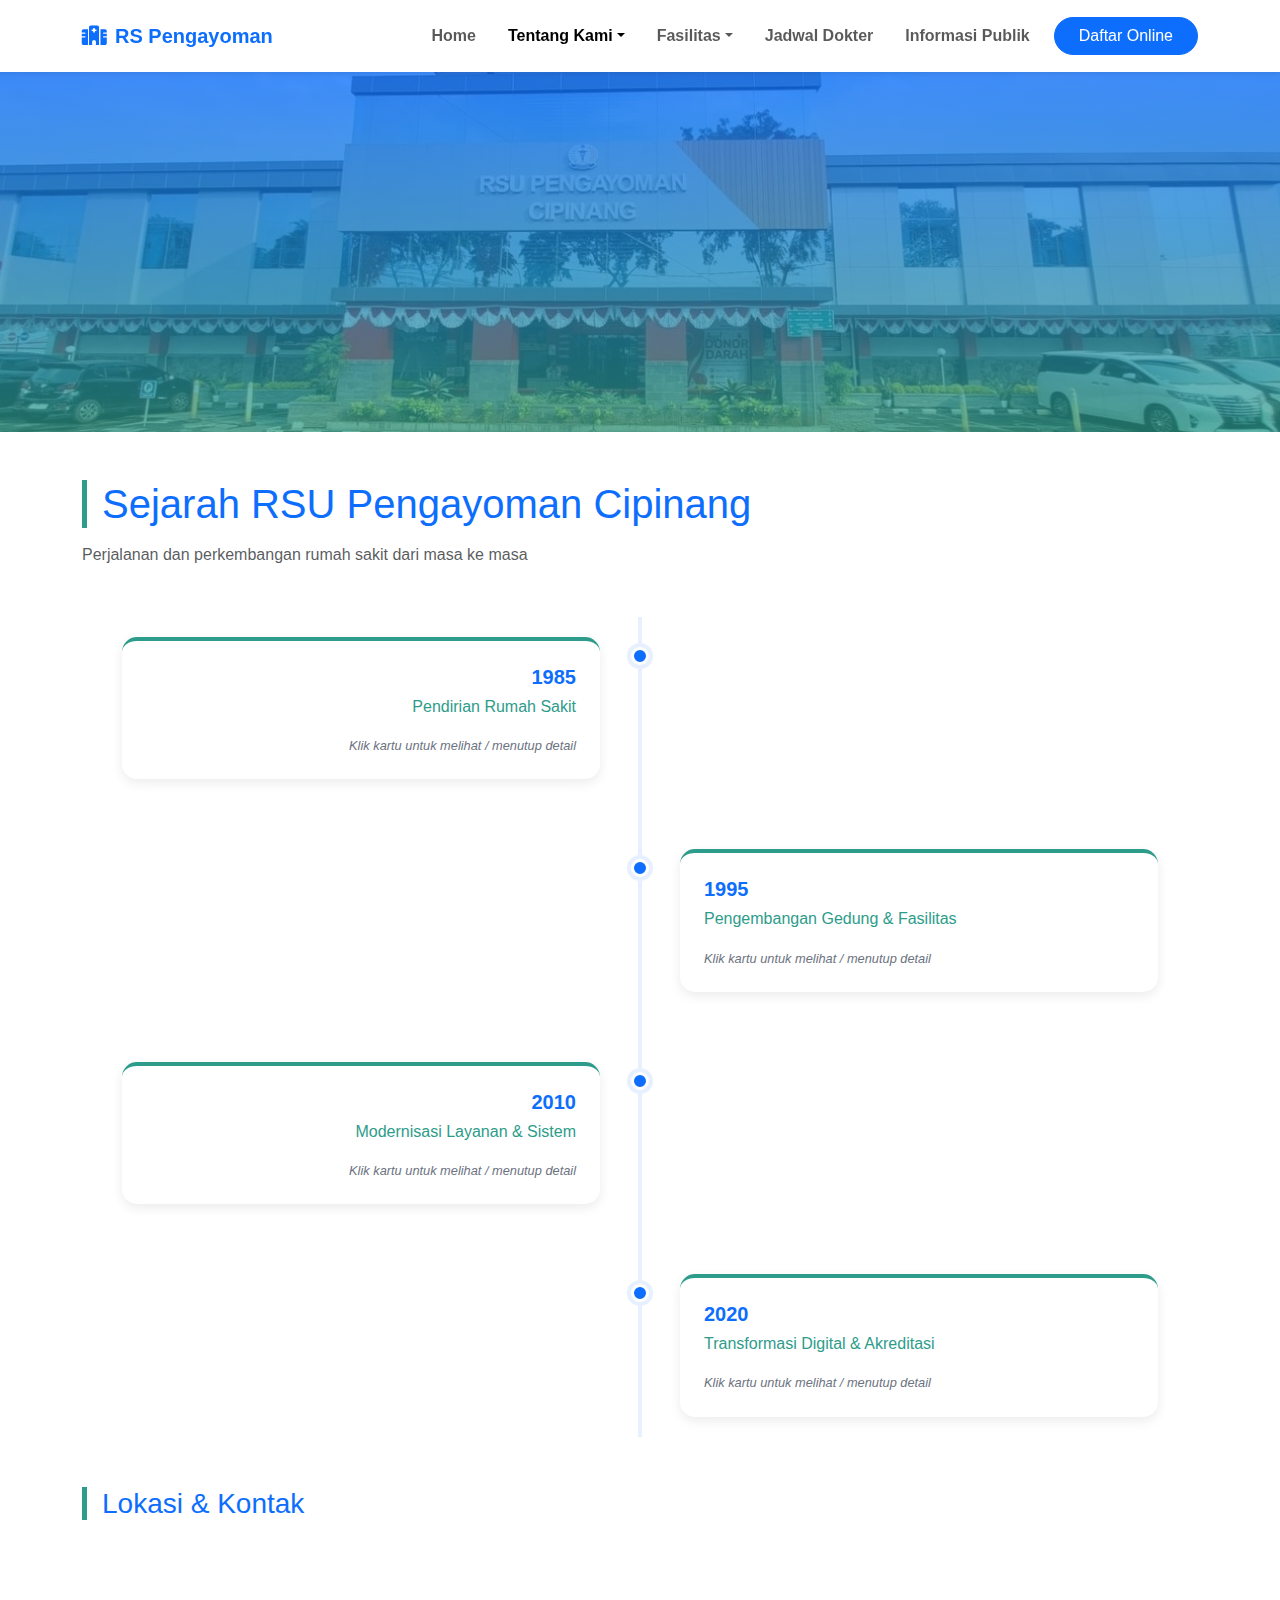
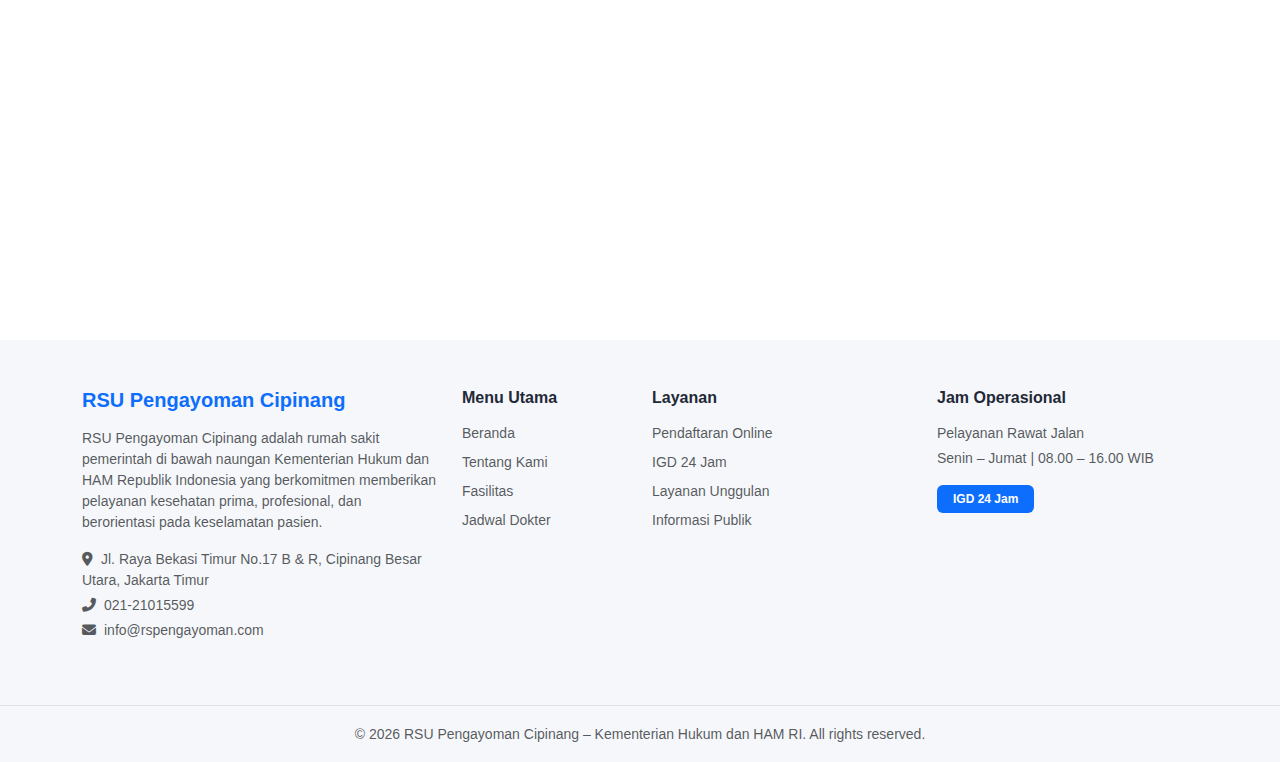
<file: sejarah.html>
<!DOCTYPE html>
<html lang="id">
<head>
  <meta charset="UTF-8" />
  <meta name="viewport" content="width=device-width, initial-scale=1" />
  <title>Sejarah RSU Pengayoman Cipinang</title>

  <!-- BOOTSTRAP -->
  <link href="https://cdn.jsdelivr.net/npm/bootstrap@5.3.3/dist/css/bootstrap.min.css" rel="stylesheet">
  <!-- Bootstrap Icons -->
  <link href="https://cdn.jsdelivr.net/npm/bootstrap-icons/font/bootstrap-icons.css" rel="stylesheet">
  <!-- Font Awesome Icons -->
  <link rel="stylesheet" href="https://cdnjs.cloudflare.com/ajax/libs/font-awesome/6.4.0/css/all.min.css">
  <link rel="stylesheet" href="css/sejarah.css">
</head>
<body>

<!-- NAVBAR -->
<nav class="navbar navbar-expand bg-white shadow-sm sticky-top py-3">
  <div class="container">
    <a class="navbar-brand fw-bold text-primary" href="#">
      <i class="fas fa-hospital-alt me-2"></i>RS Pengayoman
    </a>
    <ul class="navbar-nav ms-auto gap-3 align-items-center">
      <li class="nav-item"><a class="nav-link fw-semibold" href="index.html">Home</a></li>
      <li class="nav-item dropdown">
        <a class="nav-link dropdown-toggle fw-semibold active" data-bs-toggle="dropdown" href="#">Tentang Kami</a>
        <ul class="dropdown-menu shadow">
          <li><a class="dropdown-item" href="sejarah.html">Sejarah</a></li>
          <li><a class="dropdown-item active" href="visidanmisi.html">Visi & Misi</a></li>
          <li><a class="dropdown-item" href="#">Struktur Organisasi</a></li>
          <li><a class="dropdown-item" href="pejabat.html">Profil Pejabat</a></li>
        </ul>
      </li>
      <li class="nav-item dropdown">
        <a class="nav-link dropdown-toggle fw-semibold" data-bs-toggle="dropdown" href="#">Fasilitas</a>
        <ul class="dropdown-menu shadow">
          <li><a class="dropdown-item active" href="unggulan.html">Layanan Unggulan</a></li>
          <li class="dropdown-submenu">
            <a class="dropdown-item dropdown-toggle" href="#" data-bs-toggle="dropdown">Layanan Medis</a>
            <ul class="dropdown-menu dropdown-submenu shadow">
                <li><a class="dropdown-item" href="ranap.html">Rawat Inap</a></li>
                <li><a class="dropdown-item" href="igd.html">IGD</a></li>
                <li><a class="dropdown-item" href="rajal.html">Rawat Jalan</a></li>
            </ul>
            </li>
          <li><a class="dropdown-item" href="penunjang.html">Layanan Penunjang</a></li>
          <li><a class="dropdown-item" href="tarif.html">Tarif Pelayanan</a></li>
          <li><a class="dropdown-item" href="asuransi.html">Kerjasama Asuransi</a></li>
        </ul>
      </li>
      <li class="nav-item"><a class="nav-link fw-semibold" href="jadwal.html">Jadwal Dokter</a></li>
      <li class="nav-item"><a class="nav-link fw-semibold" href="#">Informasi Publik</a></li>
      <li class="nav-item"><a class="btn btn-primary rounded-pill px-4" href="#">Daftar Online</a></li>
    </ul>
  </div>
</nav>

<!-- HERO -->
<section class="hero d-flex align-items-center">
  <div class="container hero-content">
    <!-- Hero tanpa teks - hanya background -->
  </div>
</section>

<!-- PAGE TITLE -->
<section class="container my-5">
  <h1 class="page-title">Sejarah RSU Pengayoman Cipinang</h1>
  <p class="text-muted mb-4">Perjalanan dan perkembangan rumah sakit dari masa ke masa</p>
</section>

<!-- TIMELINE -->
<section class="container">
  <div class="timeline" id="timelineContainer"></div>
</section>

<!-- ADMIN SIMULATION -->
<!-- <section class="container my-5">
  <div class="admin-box">
    <h4>Tambah Peristiwa Sejarah</h4>
    <p class="text-muted mb-4">(Simulasi) Tambahkan peristiwa penting dalam sejarah rumah sakit</p>
    
    <div class="row g-3">
      <div class="col-md-3">
        <input id="year" class="form-control" placeholder="Tahun" style="border-radius: 8px; border: 1px solid #dee2e6; padding: 10px;">
      </div>
      <div class="col-md-4">
        <input id="title" class="form-control" placeholder="Judul Peristiwa" style="border-radius: 8px; border: 1px solid #dee2e6; padding: 10px;">
      </div>
      <div class="col-md-5">
        <input id="desc" class="form-control" placeholder="Deskripsi singkat" style="border-radius: 8px; border: 1px solid #dee2e6; padding: 10px;">
      </div>
    </div>
    <button class="btn-timeline mt-4" onclick="addTimeline()">
      <i class="fas fa-plus-circle me-2"></i>Tambah ke Sejarah
    </button>
  </div>
</section> -->

<!-- MAP -->
<section class="container my-5">
  <h3 class="page-title">Lokasi & Kontak</h3>
  <iframe src="https://maps.google.com/maps?q=rs%20pengayoman%20cipinang&t=&z=15&ie=UTF8&iwloc=&output=embed" width="100%" height="350" style="border:0; border-radius: 15px;" loading="lazy"></iframe>
</section>

<!-- FOOTER -->
<footer class="mt-5">
  <div class="container py-5">
    <div class="row g-4">

      <!-- INFO RS -->
      <div class="col-md-4">
        <h5 class="fw-bold text-primary mb-3">RSU Pengayoman Cipinang</h5>
        <p class="text-muted small mb-3">
          RSU Pengayoman Cipinang adalah rumah sakit pemerintah di bawah naungan Kementerian Hukum dan HAM Republik Indonesia
          yang berkomitmen memberikan pelayanan kesehatan prima, profesional, dan berorientasi pada keselamatan pasien.
        </p>
        <p class="text-muted small mb-1"><i class="fas fa-map-marker-alt me-2"></i>Jl. Raya Bekasi Timur No.17 B & R, Cipinang Besar Utara, Jakarta Timur</p>
        <p class="text-muted small mb-1"><i class="fas fa-phone-alt me-2"></i>021-21015599</p>
        <p class="text-muted small"><i class="fas fa-envelope me-2"></i>info@rspengayoman.com</p>
      </div>

      <!-- MENU CEPAT -->
      <div class="col-md-2">
        <h6 class="fw-bold mb-3">Menu Utama</h6>
        <ul class="list-unstyled small">
          <li class="mb-2"><a href="#" class="text-decoration-none text-muted">Beranda</a></li>
          <li class="mb-2"><a href="#" class="text-decoration-none text-muted">Tentang Kami</a></li>
          <li class="mb-2"><a href="#" class="text-decoration-none text-muted">Fasilitas</a></li>
          <li class="mb-2"><a href="#" class="text-decoration-none text-muted">Jadwal Dokter</a></li>
        </ul>
      </div>

      <!-- LAYANAN -->
      <div class="col-md-3">
        <h6 class="fw-bold mb-3">Layanan</h6>
        <ul class="list-unstyled small">
          <li class="mb-2"><a href="#" class="text-decoration-none text-muted">Pendaftaran Online</a></li>
          <li class="mb-2"><a href="#" class="text-decoration-none text-muted">IGD 24 Jam</a></li>
          <li class="mb-2"><a href="#" class="text-decoration-none text-muted">Layanan Unggulan</a></li>
          <li class="mb-2"><a href="#" class="text-decoration-none text-muted">Informasi Publik</a></li>
        </ul>
      </div>

      <!-- JAM OPERASIONAL -->
      <div class="col-md-3">
        <h6 class="fw-bold mb-3">Jam Operasional</h6>
        <p class="small text-muted mb-1">Pelayanan Rawat Jalan</p>
        <p class="small text-muted mb-3">Senin – Jumat | 08.00 – 16.00 WIB</p>
        <span class="badge bg-primary px-3 py-2">IGD 24 Jam</span>
      </div>

    </div>
  </div>

  <!-- COPYRIGHT -->
  <div class="border-top">
    <div class="container py-3 text-center">
      <small class="text-muted">© 2026 RSU Pengayoman Cipinang – Kementerian Hukum dan HAM RI. All rights reserved.</small>
    </div>
  </div>
</footer>

<script src="https://cdn.jsdelivr.net/npm/bootstrap@5.3.3/dist/js/bootstrap.bundle.min.js"></script>
<script>
  const sejarah = [
    { 
      year: '1985', 
      title: 'Pendirian Rumah Sakit', 
      desc: 'RSU Pengayoman resmi didirikan sebagai rumah sakit rujukan untuk memberikan pelayanan kesehatan kepada masyarakat di wilayah Jakarta Timur dan sekitarnya.' 
    },
    { 
      year: '1995', 
      title: 'Pengembangan Gedung & Fasilitas', 
      desc: 'Penambahan gedung rawat inap baru dan pembukaan poli spesialis untuk meningkatkan kapasitas dan kualitas layanan kesehatan.' 
    },
    { 
      year: '2010', 
      title: 'Modernisasi Layanan & Sistem', 
      desc: 'Implementasi sistem informasi rumah sakit (HIS) terintegrasi dan peningkatan kualitas layanan sesuai standar nasional.' 
    },
    { 
      year: '2020', 
      title: 'Transformasi Digital & Akreditasi', 
      desc: 'Peluncuran layanan online, penerapan sistem digital terpadu, dan perolehan akreditasi rumah sakit tingkat nasional.' 
    }
  ];

  function renderTimeline() {
    const c = document.getElementById('timelineContainer');
    c.innerHTML = '';

    sejarah.forEach((item, i) => {
      const side = i % 2 === 0 ? 'left' : 'right';
      c.innerHTML += `
        <div class="timeline-item ${side}">
          <div class="timeline-dot"></div>
          <div class="timeline-card" onclick="this.classList.toggle('active')">
            <h5 class="fw-bold" style="color: var(--blue-main);">${item.year}</h5>
            <h6 style="color: var(--hospital-green);">${item.title}</h6>
            <div class="timeline-desc">
              <p class="mb-0">${item.desc}</p>
            </div>
            <div class="hint">Klik kartu untuk melihat / menutup detail</div>
          </div>
        </div>`;
    });
  }

  function addTimeline() {
    const y = document.getElementById('year').value;
    const t = document.getElementById('title').value;
    const d = document.getElementById('desc').value;

    if (!y || !t || !d) {
      alert('Harap lengkapi semua data sebelum menambahkan!');
      return;
    }

    sejarah.push({ year: y, title: t, desc: d });
    renderTimeline();

    // Reset form
    document.getElementById('year').value = '';
    document.getElementById('title').value = '';
    document.getElementById('desc').value = '';
    
    // Scroll to new timeline item
    const timelineItems = document.querySelectorAll('.timeline-item');
    timelineItems[timelineItems.length - 1].scrollIntoView({ behavior: 'smooth' });
  }

  // Initialize
  document.addEventListener('DOMContentLoaded', function() {
    renderTimeline();
    
    // Update tahun copyright
    const currentYear = new Date().getFullYear();
    document.querySelector('footer small').textContent = `© ${currentYear} RSU Pengayoman Cipinang – Kementerian Hukum dan HAM RI. All rights reserved.`;
  });
</script>
</body>
</html>
</file>
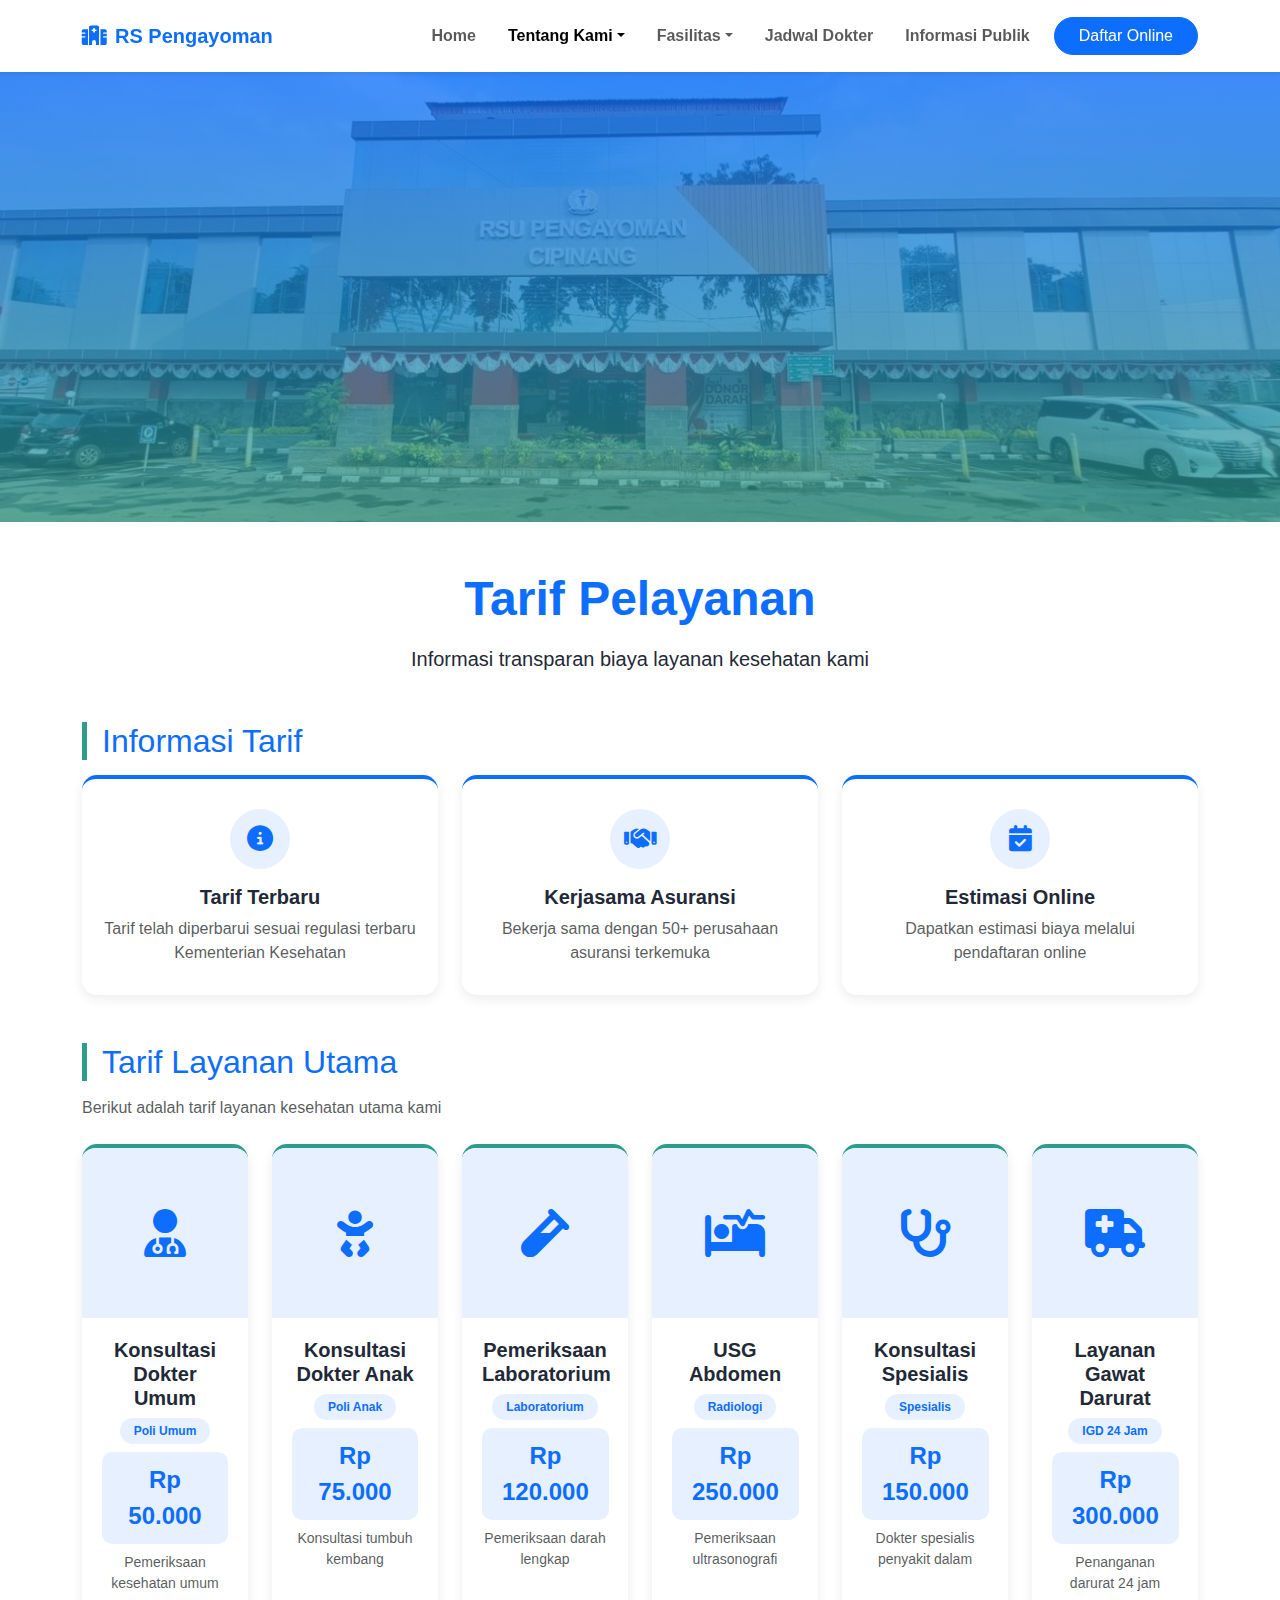
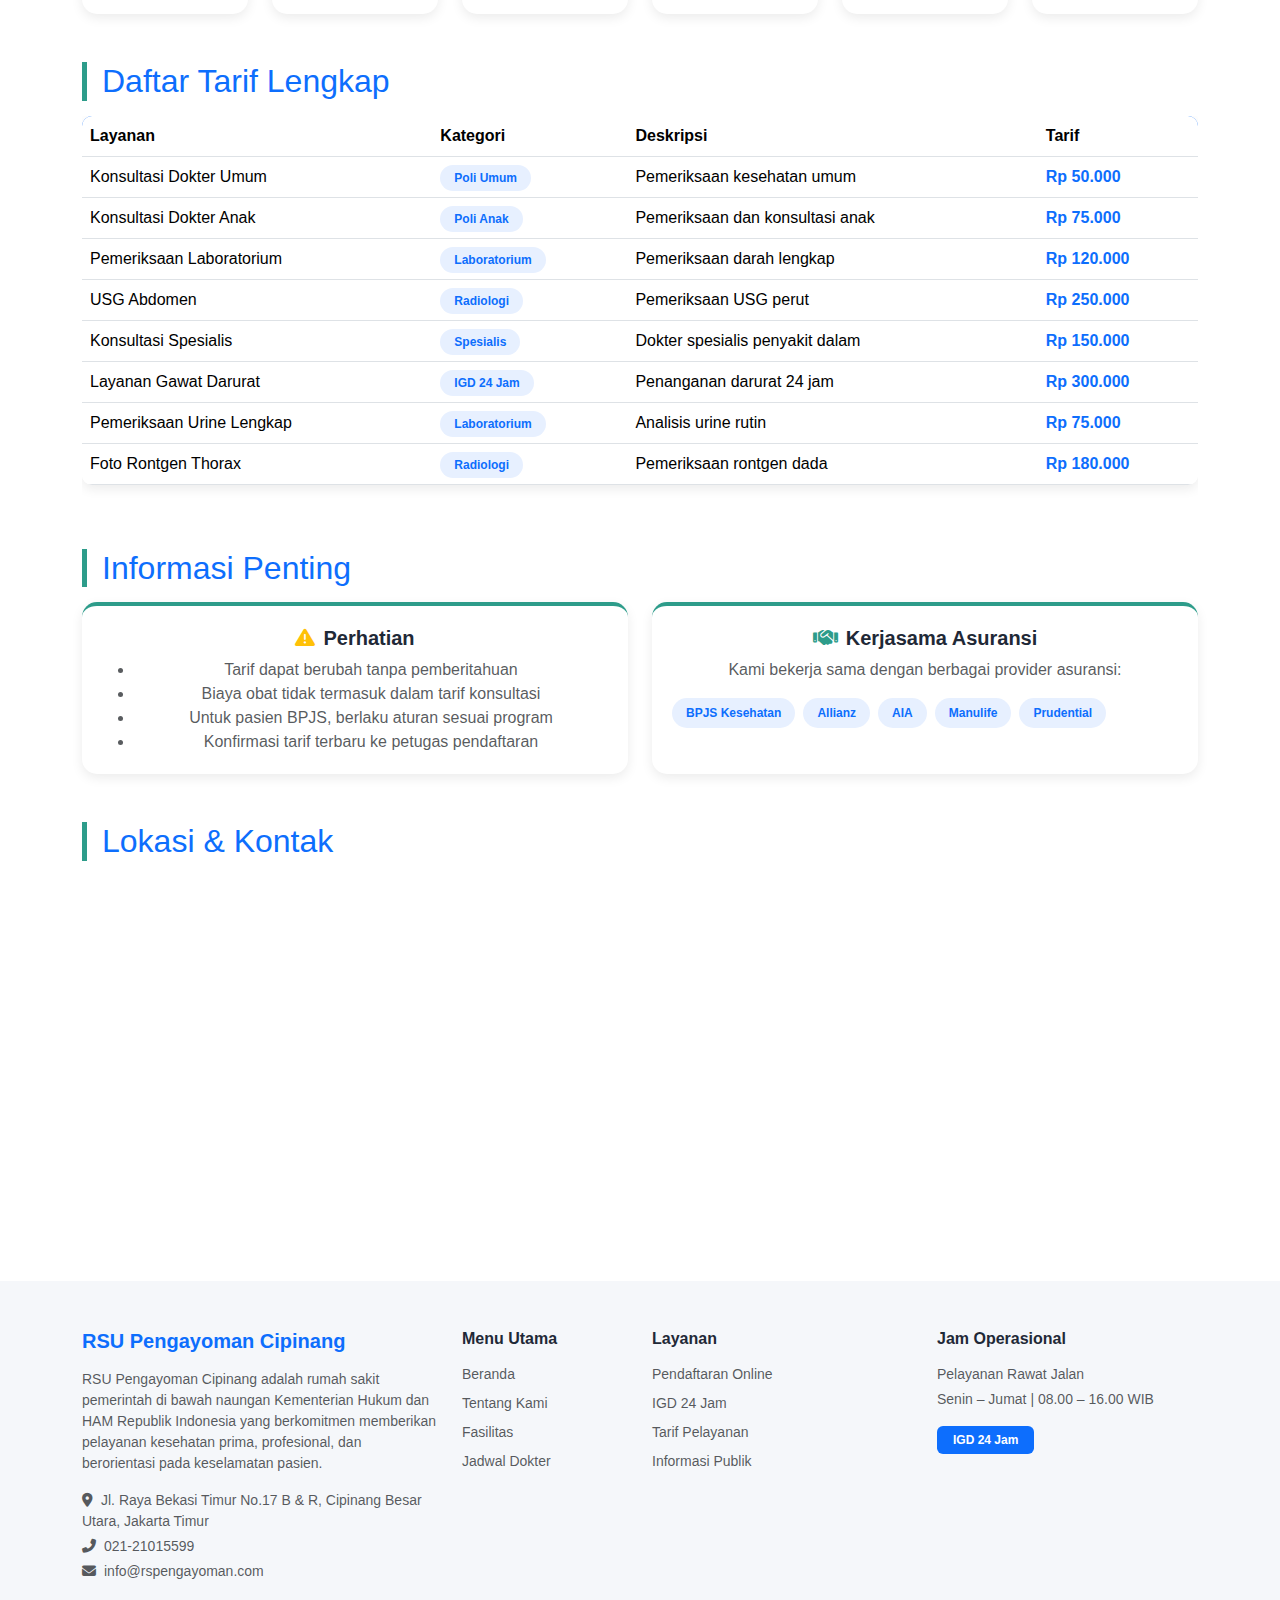
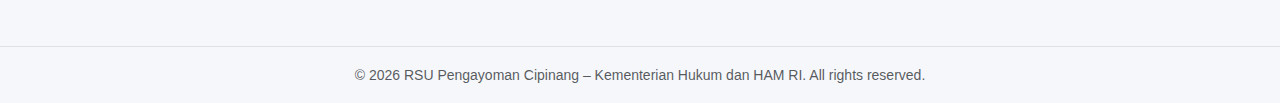
<file: tarif.html>
<!DOCTYPE html>
<html lang="id">
<head>
    <meta charset="UTF-8" />
    <meta name="viewport" content="width=device-width, initial-scale=1" />
    <title>Tarif Pelayanan - RSU Pengayoman Cipinang</title>

    <!-- Bootstrap CSS -->
    <link href="https://cdn.jsdelivr.net/npm/bootstrap@5.3.3/dist/css/bootstrap.min.css" rel="stylesheet">
    <!-- Bootstrap Icons -->
    <link href="https://cdn.jsdelivr.net/npm/bootstrap-icons/font/bootstrap-icons.css" rel="stylesheet">
    <!-- Font Awesome Icons -->
    <link rel="stylesheet" href="https://cdnjs.cloudflare.com/ajax/libs/font-awesome/6.4.0/css/all.min.css">
    <link rel="stylesheet" href="css/tarif.css">
</head>
<body>

<!-- NAVBAR - Sama persis dengan homepage -->
<nav class="navbar navbar-expand bg-white shadow-sm sticky-top py-3">
  <div class="container">
    <a class="navbar-brand fw-bold text-primary" href="#">
      <i class="fas fa-hospital-alt me-2"></i>RS Pengayoman
    </a>
    <ul class="navbar-nav ms-auto gap-3 align-items-center">
      <li class="nav-item"><a class="nav-link fw-semibold" href="index.html">Home</a></li>
      <li class="nav-item dropdown">
        <a class="nav-link dropdown-toggle fw-semibold active" data-bs-toggle="dropdown" href="#">Tentang Kami</a>
        <ul class="dropdown-menu shadow">
          <li><a class="dropdown-item" href="sejarah.html">Sejarah</a></li>
          <li><a class="dropdown-item active" href="visidanmisi.html">Visi & Misi</a></li>
          <li><a class="dropdown-item" href="#">Struktur Organisasi</a></li>
          <li><a class="dropdown-item" href="pejabat.html">Profil Pejabat</a></li>
        </ul>
      </li>
      <li class="nav-item dropdown">
        <a class="nav-link dropdown-toggle fw-semibold" data-bs-toggle="dropdown" href="#">Fasilitas</a>
        <ul class="dropdown-menu shadow">
          <li><a class="dropdown-item active" href="unggulan.html">Layanan Unggulan</a></li>
          <li class="dropdown-submenu">
            <a class="dropdown-item dropdown-toggle" href="#" data-bs-toggle="dropdown">Layanan Medis</a>
            <ul class="dropdown-menu dropdown-submenu shadow">
                <li><a class="dropdown-item" href="ranap.html">Rawat Inap</a></li>
                <li><a class="dropdown-item" href="igd.html">IGD</a></li>
                <li><a class="dropdown-item" href="rajal.html">Rawat Jalan</a></li>
            </ul>
            </li>
          <li><a class="dropdown-item" href="penunjang.html">Layanan Penunjang</a></li>
          <li><a class="dropdown-item" href="tarif.html">Tarif Pelayanan</a></li>
          <li><a class="dropdown-item" href="asuransi.html">Kerjasama Asuransi</a></li>
        </ul>
      </li>
      <li class="nav-item"><a class="nav-link fw-semibold" href="jadwal.html">Jadwal Dokter</a></li>
      <li class="nav-item"><a class="nav-link fw-semibold" href="#">Informasi Publik</a></li>
      <li class="nav-item"><a class="btn btn-primary rounded-pill px-4" href="#">Daftar Online</a></li>
    </ul>
  </div>
</nav>

<!-- HERO - Background saja tanpa tulisan -->
<section class="hero d-flex align-items-center">
    <!-- Hanya background, tidak ada teks -->
</section>

<!-- JUDUL SETELAH HERO -->
<section class="container mt-5">
    <div class="row">
        <div class="col-12 text-center">
            <h1 class="fw-bold display-5 mb-3" style="color: var(--blue-main);">Tarif Pelayanan</h1>
            <p class="lead mb-0" style="color: var(--text-dark);">Informasi transparan biaya layanan kesehatan kami</p>
        </div>
    </div>
</section>

<!-- INFO BOX - Mengikuti style homepage -->
<section class="container my-5">
    <h2 class="page-title">Informasi Tarif</h2>
    
    <div class="row g-4">
        <div class="col-md-4">
            <div class="info-box h-100">
                <div class="icon-circle">
                    <i class="fas fa-info-circle"></i>
                </div>
                <h5 class="fw-bold mt-3">Tarif Terbaru</h5>
                <p class="text-muted mb-0">Tarif telah diperbarui sesuai regulasi terbaru Kementerian Kesehatan</p>
            </div>
        </div>

        <div class="col-md-4">
            <div class="info-box h-100">
                <div class="icon-circle">
                    <i class="fas fa-handshake"></i>
                </div>
                <h5 class="fw-bold mt-3">Kerjasama Asuransi</h5>
                <p class="text-muted mb-0">Bekerja sama dengan 50+ perusahaan asuransi terkemuka</p>
            </div>
        </div>

        <div class="col-md-4">
            <div class="info-box h-100">
                <div class="icon-circle">
                    <i class="fas fa-calendar-check"></i>
                </div>
                <h5 class="fw-bold mt-3">Estimasi Online</h5>
                <p class="text-muted mb-0">Dapatkan estimasi biaya melalui pendaftaran online</p>
            </div>
        </div>
    </div>
</section>

<!-- TARIF UTAMA - GRID SEMUA TAMPIL (TANPA SLIDER) -->
<section class="container my-5">
    <h2 class="page-title">Tarif Layanan Utama</h2>
    <p class="text-muted mb-4">Berikut adalah tarif layanan kesehatan utama kami</p>

    <!-- GRID TARIF - SEMUA TAMPIL -->
    <div class="row g-4">
        <!-- Poli Umum -->
        <div class="col-md-4 col-lg-2">
            <div class="ui-card">
                <div class="photo-wrap" style="background: var(--blue-soft);">
                    <i class="fas fa-user-md fa-3x" style="color: var(--blue-main);"></i>
                </div>
                <div class="card-body">
                    <h5 class="fw-bold">Konsultasi Dokter Umum</h5>
                    <span class="badge-soft">Poli Umum</span>
                    <div class="tarif-price">Rp 50.000</div>
                    <p class="text-muted small mt-2 mb-0">Pemeriksaan kesehatan umum</p>
                </div>
            </div>
        </div>

        <!-- Poli Anak -->
        <div class="col-md-4 col-lg-2">
            <div class="ui-card">
                <div class="photo-wrap" style="background: var(--blue-soft);">
                    <i class="fas fa-baby fa-3x" style="color: var(--blue-main);"></i>
                </div>
                <div class="card-body">
                    <h5 class="fw-bold">Konsultasi Dokter Anak</h5>
                    <span class="badge-soft">Poli Anak</span>
                    <div class="tarif-price">Rp 75.000</div>
                    <p class="text-muted small mt-2 mb-0">Konsultasi tumbuh kembang</p>
                </div>
            </div>
        </div>

        <!-- Laboratorium -->
        <div class="col-md-4 col-lg-2">
            <div class="ui-card">
                <div class="photo-wrap" style="background: var(--blue-soft);">
                    <i class="fas fa-vial fa-3x" style="color: var(--blue-main);"></i>
                </div>
                <div class="card-body">
                    <h5 class="fw-bold">Pemeriksaan Laboratorium</h5>
                    <span class="badge-soft">Laboratorium</span>
                    <div class="tarif-price">Rp 120.000</div>
                    <p class="text-muted small mt-2 mb-0">Pemeriksaan darah lengkap</p>
                </div>
            </div>
        </div>

        <!-- Radiologi -->
        <div class="col-md-4 col-lg-2">
            <div class="ui-card">
                <div class="photo-wrap" style="background: var(--blue-soft);">
                    <i class="fas fa-procedures fa-3x" style="color: var(--blue-main);"></i>
                </div>
                <div class="card-body">
                    <h5 class="fw-bold">USG Abdomen</h5>
                    <span class="badge-soft">Radiologi</span>
                    <div class="tarif-price">Rp 250.000</div>
                    <p class="text-muted small mt-2 mb-0">Pemeriksaan ultrasonografi</p>
                </div>
            </div>
        </div>

        <!-- Spesialis -->
        <div class="col-md-4 col-lg-2">
            <div class="ui-card">
                <div class="photo-wrap" style="background: var(--blue-soft);">
                    <i class="fas fa-stethoscope fa-3x" style="color: var(--blue-main);"></i>
                </div>
                <div class="card-body">
                    <h5 class="fw-bold">Konsultasi Spesialis</h5>
                    <span class="badge-soft">Spesialis</span>
                    <div class="tarif-price">Rp 150.000</div>
                    <p class="text-muted small mt-2 mb-0">Dokter spesialis penyakit dalam</p>
                </div>
            </div>
        </div>

        <!-- IGD -->
        <div class="col-md-4 col-lg-2">
            <div class="ui-card">
                <div class="photo-wrap" style="background: var(--blue-soft);">
                    <i class="fas fa-ambulance fa-3x" style="color: var(--blue-main);"></i>
                </div>
                <div class="card-body">
                    <h5 class="fw-bold">Layanan Gawat Darurat</h5>
                    <span class="badge-soft">IGD 24 Jam</span>
                    <div class="tarif-price">Rp 300.000</div>
                    <p class="text-muted small mt-2 mb-0">Penanganan darurat 24 jam</p>
                </div>
            </div>
        </div>
    </div>
</section>

<!-- TABEL TARIF LENGKAP -->
<section class="container my-5">
    <h2 class="page-title">Daftar Tarif Lengkap</h2>
    
    <div class="row">
        <div class="col-12">
            <div class="table-responsive">
                <table class="table table-hover" style="border-radius: 10px; overflow: hidden; box-shadow: 0 4px 12px rgba(0, 0, 0, 0.08);">
                    <thead style="background: var(--blue-main); color: white;">
                        <tr>
                            <th>Layanan</th>
                            <th>Kategori</th>
                            <th>Deskripsi</th>
                            <th>Tarif</th>
                        </tr>
                    </thead>
                    <tbody>
                        <tr>
                            <td>Konsultasi Dokter Umum</td>
                            <td><span class="badge-soft">Poli Umum</span></td>
                            <td>Pemeriksaan kesehatan umum</td>
                            <td class="fw-bold" style="color: var(--blue-main);">Rp 50.000</td>
                        </tr>
                        <tr>
                            <td>Konsultasi Dokter Anak</td>
                            <td><span class="badge-soft">Poli Anak</span></td>
                            <td>Pemeriksaan dan konsultasi anak</td>
                            <td class="fw-bold" style="color: var(--blue-main);">Rp 75.000</td>
                        </tr>
                        <tr>
                            <td>Pemeriksaan Laboratorium</td>
                            <td><span class="badge-soft">Laboratorium</span></td>
                            <td>Pemeriksaan darah lengkap</td>
                            <td class="fw-bold" style="color: var(--blue-main);">Rp 120.000</td>
                        </tr>
                        <tr>
                            <td>USG Abdomen</td>
                            <td><span class="badge-soft">Radiologi</span></td>
                            <td>Pemeriksaan USG perut</td>
                            <td class="fw-bold" style="color: var(--blue-main);">Rp 250.000</td>
                        </tr>
                        <tr>
                            <td>Konsultasi Spesialis</td>
                            <td><span class="badge-soft">Spesialis</span></td>
                            <td>Dokter spesialis penyakit dalam</td>
                            <td class="fw-bold" style="color: var(--blue-main);">Rp 150.000</td>
                        </tr>
                        <tr>
                            <td>Layanan Gawat Darurat</td>
                            <td><span class="badge-soft">IGD 24 Jam</span></td>
                            <td>Penanganan darurat 24 jam</td>
                            <td class="fw-bold" style="color: var(--blue-main);">Rp 300.000</td>
                        </tr>
                        <tr>
                            <td>Pemeriksaan Urine Lengkap</td>
                            <td><span class="badge-soft">Laboratorium</span></td>
                            <td>Analisis urine rutin</td>
                            <td class="fw-bold" style="color: var(--blue-main);">Rp 75.000</td>
                        </tr>
                        <tr>
                            <td>Foto Rontgen Thorax</td>
                            <td><span class="badge-soft">Radiologi</span></td>
                            <td>Pemeriksaan rontgen dada</td>
                            <td class="fw-bold" style="color: var(--blue-main);">Rp 180.000</td>
                        </tr>
                    </tbody>
                </table>
            </div>
        </div>
    </div>
</section>

<!-- INFORMASI PENTING -->
<section class="container my-5">
    <h2 class="page-title">Informasi Penting</h2>
    
    <div class="row g-4">
        <div class="col-md-6">
            <div class="ui-card">
                <div class="card-body">
                    <h5 class="fw-bold"><i class="fas fa-exclamation-triangle me-2" style="color: #ffc107;"></i>Perhatian</h5>
                    <ul class="text-muted mb-0">
                        <li>Tarif dapat berubah tanpa pemberitahuan</li>
                        <li>Biaya obat tidak termasuk dalam tarif konsultasi</li>
                        <li>Untuk pasien BPJS, berlaku aturan sesuai program</li>
                        <li>Konfirmasi tarif terbaru ke petugas pendaftaran</li>
                    </ul>
                </div>
            </div>
        </div>
        
        <div class="col-md-6">
            <div class="ui-card">
                <div class="card-body">
                    <h5 class="fw-bold"><i class="fas fa-handshake me-2" style="color: var(--hospital-green);"></i>Kerjasama Asuransi</h5>
                    <p class="text-muted">Kami bekerja sama dengan berbagai provider asuransi:</p>
                    <div class="d-flex flex-wrap gap-2">
                        <span class="badge-soft">BPJS Kesehatan</span>
                        <span class="badge-soft">Allianz</span>
                        <span class="badge-soft">AIA</span>
                        <span class="badge-soft">Manulife</span>
                        <span class="badge-soft">Prudential</span>
                    </div>
                </div>
            </div>
        </div>
    </div>
</section>

<!-- MAP - Sama persis dengan homepage -->
<section class="container my-5">
    <h2 class="page-title">Lokasi & Kontak</h2>
    <iframe src="https://maps.google.com/maps?q=rs%20pengayoman%20cipinang&t=&z=15&ie=UTF8&iwloc=&output=embed" width="100%" height="350" style="border:0; border-radius: 15px;" loading="lazy"></iframe>
</section>

<!-- FOOTER - Sama persis dengan homepage -->
<footer class="mt-5">
    <div class="container py-5">
        <div class="row g-4">

            <!-- INFO RS -->
            <div class="col-md-4">
                <h5 class="fw-bold text-primary mb-3">RSU Pengayoman Cipinang</h5>
                <p class="text-muted small mb-3">
                    RSU Pengayoman Cipinang adalah rumah sakit pemerintah di bawah naungan Kementerian Hukum dan HAM Republik Indonesia
                    yang berkomitmen memberikan pelayanan kesehatan prima, profesional, dan berorientasi pada keselamatan pasien.
                </p>
                <p class="text-muted small mb-1"><i class="fas fa-map-marker-alt me-2"></i>Jl. Raya Bekasi Timur No.17 B & R, Cipinang Besar Utara, Jakarta Timur</p>
                <p class="text-muted small mb-1"><i class="fas fa-phone-alt me-2"></i>021-21015599</p>
                <p class="text-muted small"><i class="fas fa-envelope me-2"></i>info@rspengayoman.com</p>
            </div>

            <!-- MENU CEPAT -->
            <div class="col-md-2">
                <h6 class="fw-bold mb-3">Menu Utama</h6>
                <ul class="list-unstyled small">
                    <li class="mb-2"><a href="index.html" class="text-decoration-none text-muted">Beranda</a></li>
                    <li class="mb-2"><a href="tentang-kami.html" class="text-decoration-none text-muted">Tentang Kami</a></li>
                    <li class="mb-2"><a href="fasilitas.html" class="text-decoration-none text-muted">Fasilitas</a></li>
                    <li class="mb-2"><a href="jadwal-dokter.html" class="text-decoration-none text-muted">Jadwal Dokter</a></li>
                </ul>
            </div>

            <!-- LAYANAN -->
            <div class="col-md-3">
                <h6 class="fw-bold mb-3">Layanan</h6>
                <ul class="list-unstyled small">
                    <li class="mb-2"><a href="#" class="text-decoration-none text-muted">Pendaftaran Online</a></li>
                    <li class="mb-2"><a href="#" class="text-decoration-none text-muted">IGD 24 Jam</a></li>
                    <li class="mb-2"><a href="tarif-pelayanan.html" class="text-decoration-none text-muted">Tarif Pelayanan</a></li>
                    <li class="mb-2"><a href="informasi-publik.html" class="text-decoration-none text-muted">Informasi Publik</a></li>
                </ul>
            </div>

            <!-- JAM OPERASIONAL -->
            <div class="col-md-3">
                <h6 class="fw-bold mb-3">Jam Operasional</h6>
                <p class="small text-muted mb-1">Pelayanan Rawat Jalan</p>
                <p class="small text-muted mb-3">Senin – Jumat | 08.00 – 16.00 WIB</p>
                <span class="badge bg-primary px-3 py-2">IGD 24 Jam</span>
            </div>

        </div>
    </div>

    <!-- COPYRIGHT -->
    <div class="border-top">
        <div class="container py-3 text-center">
            <small class="text-muted">© 2026 RSU Pengayoman Cipinang – Kementerian Hukum dan HAM RI. All rights reserved.</small>
        </div>
    </div>
</footer>

<!-- SCRIPT - Hanya update copyright -->
<script src="https://cdn.jsdelivr.net/npm/bootstrap@5.3.3/dist/js/bootstrap.bundle.min.js"></script>
<script>
    // Update tahun copyright
    document.addEventListener('DOMContentLoaded', function() {
        const currentYear = new Date().getFullYear();
        document.querySelector('footer small').textContent = `© ${currentYear} RSU Pengayoman Cipinang – Kementerian Hukum dan HAM RI. All rights reserved.`;
    });
</script>
</body>
</html>
</file>
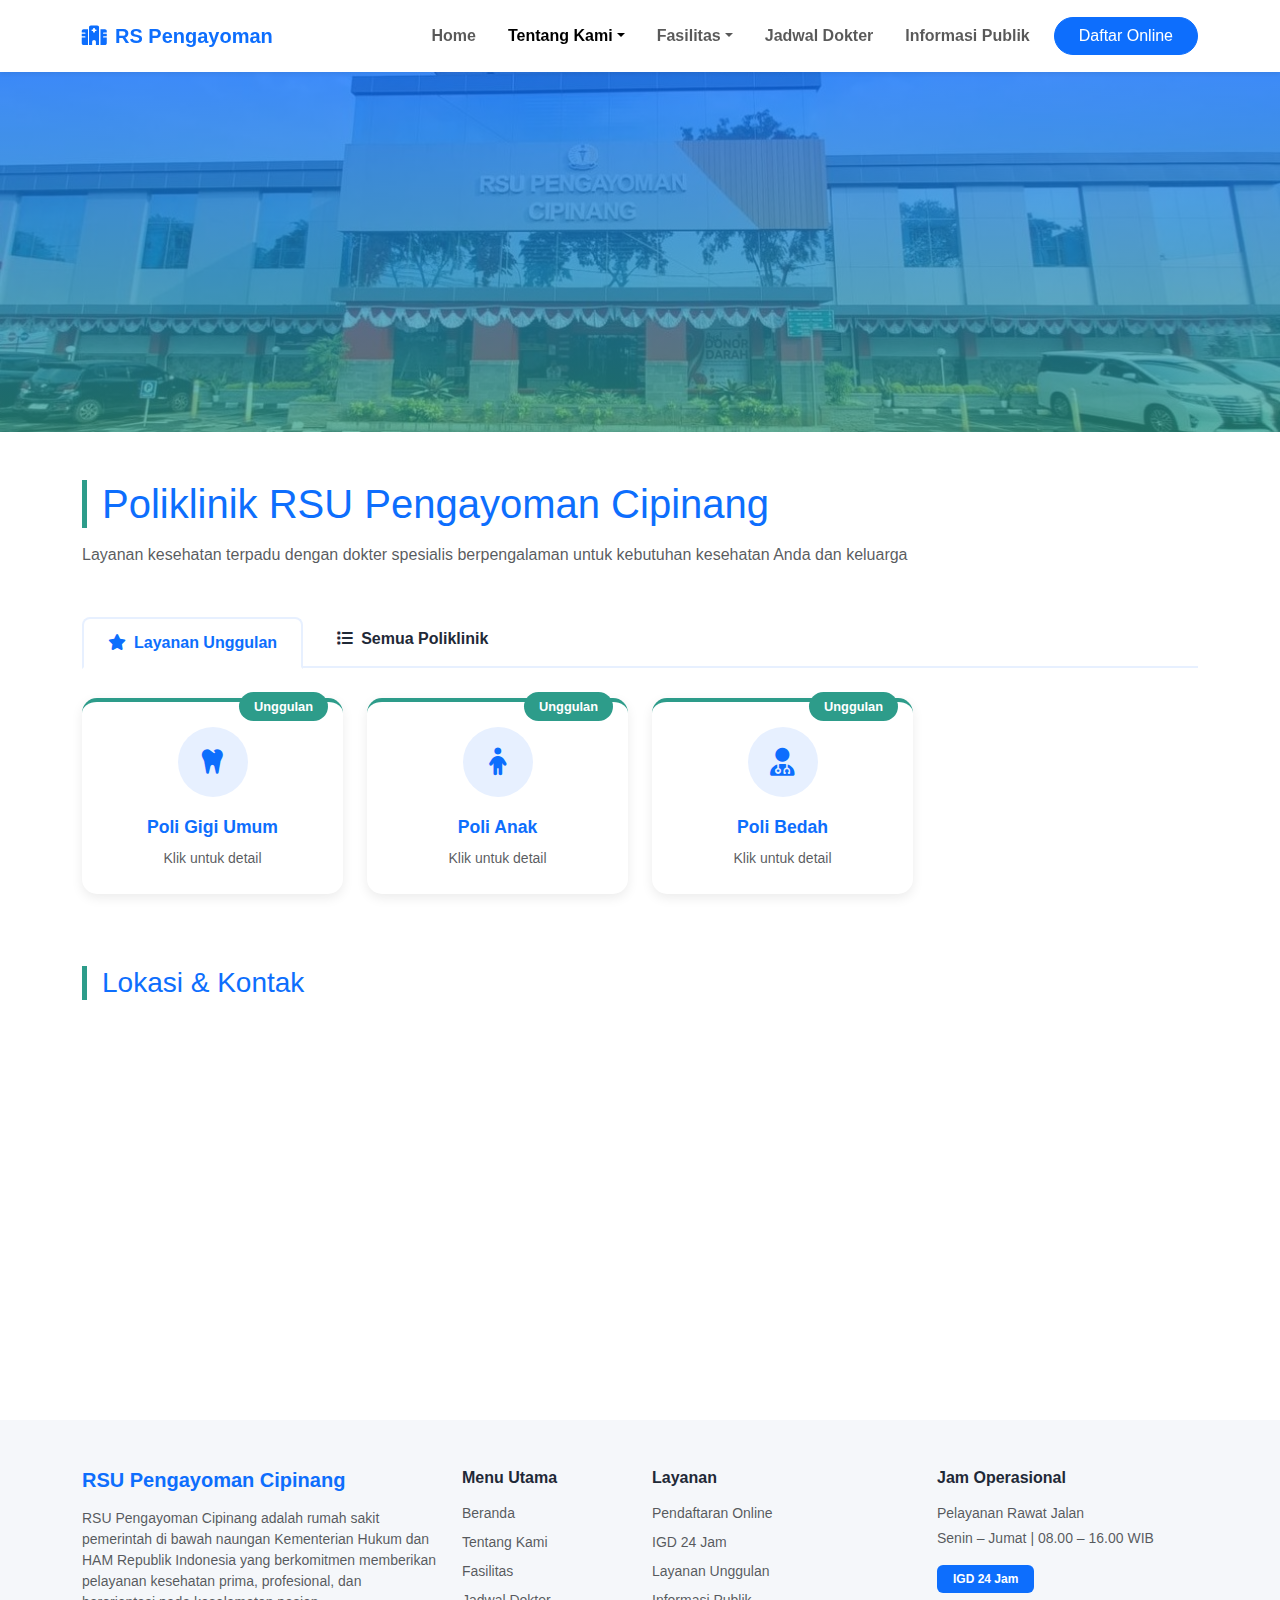
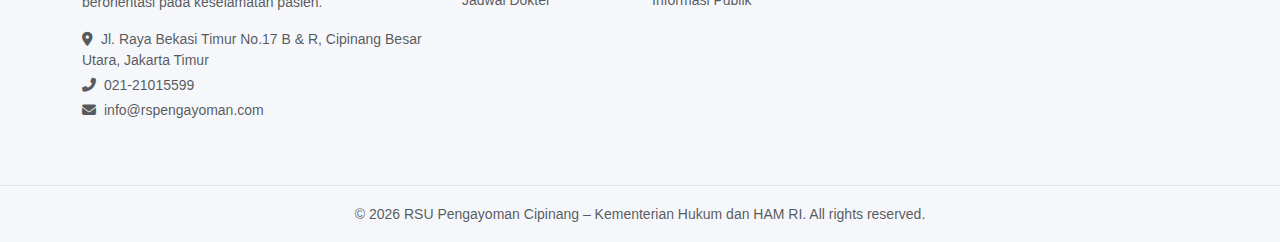
<file: unggulan.html>
<!DOCTYPE html>
<html lang="id">
<head>
  <meta charset="UTF-8" />
  <meta name="viewport" content="width=device-width, initial-scale=1" />
  <title>Poliklinik - RSU Pengayoman Cipinang</title>

  <!-- BOOTSTRAP -->
  <link href="https://cdn.jsdelivr.net/npm/bootstrap@5.3.3/dist/css/bootstrap.min.css" rel="stylesheet">
  <!-- Bootstrap Icons -->
  <link href="https://cdn.jsdelivr.net/npm/bootstrap-icons/font/bootstrap-icons.css" rel="stylesheet">
  <!-- Font Awesome Icons -->
  <link rel="stylesheet" href="https://cdnjs.cloudflare.com/ajax/libs/font-awesome/6.4.0/css/all.min.css">
  <link rel="stylesheet" href="css/unggulan.css">
</head>
<body>

<!-- NAVBAR -->
<nav class="navbar navbar-expand bg-white shadow-sm sticky-top py-3">
  <div class="container">
    <a class="navbar-brand fw-bold text-primary" href="#">
      <i class="fas fa-hospital-alt me-2"></i>RS Pengayoman
    </a>
    <ul class="navbar-nav ms-auto gap-3 align-items-center">
      <li class="nav-item"><a class="nav-link fw-semibold" href="index.html">Home</a></li>
      <li class="nav-item dropdown">
        <a class="nav-link dropdown-toggle fw-semibold active" data-bs-toggle="dropdown" href="#">Tentang Kami</a>
        <ul class="dropdown-menu shadow">
          <li><a class="dropdown-item" href="sejarah.html">Sejarah</a></li>
          <li><a class="dropdown-item active" href="visidanmisi.html">Visi & Misi</a></li>
          <li><a class="dropdown-item" href="#">Struktur Organisasi</a></li>
          <li><a class="dropdown-item" href="pejabat.html">Profil Pejabat</a></li>
        </ul>
      </li>
      <li class="nav-item dropdown">
        <a class="nav-link dropdown-toggle fw-semibold" data-bs-toggle="dropdown" href="#">Fasilitas</a>
        <ul class="dropdown-menu shadow">
          <li><a class="dropdown-item active" href="unggulan.html">Layanan Unggulan</a></li>
          <li class="dropdown-submenu">
            <a class="dropdown-item dropdown-toggle" href="#" data-bs-toggle="dropdown">Layanan Medis</a>
            <ul class="dropdown-menu dropdown-submenu shadow">
                <li><a class="dropdown-item" href="ranap.html">Rawat Inap</a></li>
                <li><a class="dropdown-item" href="igd.html">IGD</a></li>
                <li><a class="dropdown-item" href="rajal.html">Rawat Jalan</a></li>
            </ul>
            </li>
          <li><a class="dropdown-item" href="penunjang.html">Layanan Penunjang</a></li>
          <li><a class="dropdown-item" href="tarif.html">Tarif Pelayanan</a></li>
          <li><a class="dropdown-item" href="asuransi.html">Kerjasama Asuransi</a></li>
        </ul>
      </li>
      <li class="nav-item"><a class="nav-link fw-semibold" href="jadwal.html">Jadwal Dokter</a></li>
      <li class="nav-item"><a class="nav-link fw-semibold" href="#">Informasi Publik</a></li>
      <li class="nav-item"><a class="btn btn-primary rounded-pill px-4" href="#">Daftar Online</a></li>
    </ul>
  </div>
</nav>

<!-- HERO -->
<section class="hero d-flex align-items-center">
  <div class="container hero-content">
    <!-- Hero tanpa teks - hanya background -->
  </div>
</section>

<!-- POLIKLINIK -->
<section class="container my-5">
  <h1 class="page-title">Poliklinik RSU Pengayoman Cipinang</h1>
  <p class="text-muted mb-5">Layanan kesehatan terpadu dengan dokter spesialis berpengalaman untuk kebutuhan kesehatan Anda dan keluarga</p>

  <!-- Tabs -->
  <ul class="nav nav-tabs" id="poliTab" role="tablist">
    <li class="nav-item" role="presentation">
      <button class="nav-link active" id="unggulan-tab" data-bs-toggle="tab" data-bs-target="#unggulan" type="button">
        <i class="fas fa-star me-2"></i>Layanan Unggulan
      </button>
    </li>
    <li class="nav-item" role="presentation">
      <button class="nav-link" id="semua-tab" data-bs-toggle="tab" data-bs-target="#semua" type="button">
        <i class="fas fa-list me-2"></i>Semua Poliklinik
      </button>
    </li>
  </ul>

  <!-- Tab Content -->
  <div class="tab-content" id="poliTabContent">
    <!-- Tab 1: Layanan Unggulan -->
    <div class="tab-pane fade show active" id="unggulan" role="tabpanel">
      <div class="row" id="unggulan-container">
        <!-- Layanan unggulan akan dimuat di sini oleh JavaScript -->
      </div>
    </div>

    <!-- Tab 2: Semua Poliklinik -->
    <div class="tab-pane fade" id="semua" role="tabpanel">
      <div class="row" id="semua-poli-container">
        <!-- Semua poli akan dimuat di sini oleh JavaScript -->
      </div>
    </div>
  </div>

  <!-- Poli Detail Section -->
  <div id="poli-detail-section"></div>
</section>

<!-- MAP -->
<section class="container my-5">
  <h3 class="page-title">Lokasi & Kontak</h3>
  <iframe src="https://maps.google.com/maps?q=rs%20pengayoman%20cipinang&t=&z=15&ie=UTF8&iwloc=&output=embed" width="100%" height="350" style="border:0; border-radius: 15px;" loading="lazy"></iframe>
</section>

<!-- FOOTER -->
<footer class="mt-5">
  <div class="container py-5">
    <div class="row g-4">

      <!-- INFO RS -->
      <div class="col-md-4">
        <h5 class="fw-bold text-primary mb-3">RSU Pengayoman Cipinang</h5>
        <p class="text-muted small mb-3">
          RSU Pengayoman Cipinang adalah rumah sakit pemerintah di bawah naungan Kementerian Hukum dan HAM Republik Indonesia
          yang berkomitmen memberikan pelayanan kesehatan prima, profesional, dan berorientasi pada keselamatan pasien.
        </p>
        <p class="text-muted small mb-1"><i class="fas fa-map-marker-alt me-2"></i>Jl. Raya Bekasi Timur No.17 B & R, Cipinang Besar Utara, Jakarta Timur</p>
        <p class="text-muted small mb-1"><i class="fas fa-phone-alt me-2"></i>021-21015599</p>
        <p class="text-muted small"><i class="fas fa-envelope me-2"></i>info@rspengayoman.com</p>
      </div>

      <!-- MENU CEPAT -->
      <div class="col-md-2">
        <h6 class="fw-bold mb-3">Menu Utama</h6>
        <ul class="list-unstyled small">
          <li class="mb-2"><a href="#" class="text-decoration-none text-muted">Beranda</a></li>
          <li class="mb-2"><a href="#" class="text-decoration-none text-muted">Tentang Kami</a></li>
          <li class="mb-2"><a href="#" class="text-decoration-none text-muted">Fasilitas</a></li>
          <li class="mb-2"><a href="#" class="text-decoration-none text-muted">Jadwal Dokter</a></li>
        </ul>
      </div>

      <!-- LAYANAN -->
      <div class="col-md-3">
        <h6 class="fw-bold mb-3">Layanan</h6>
        <ul class="list-unstyled small">
          <li class="mb-2"><a href="#" class="text-decoration-none text-muted">Pendaftaran Online</a></li>
          <li class="mb-2"><a href="#" class="text-decoration-none text-muted">IGD 24 Jam</a></li>
          <li class="mb-2"><a href="#" class="text-decoration-none text-muted">Layanan Unggulan</a></li>
          <li class="mb-2"><a href="#" class="text-decoration-none text-muted">Informasi Publik</a></li>
        </ul>
      </div>

      <!-- JAM OPERASIONAL -->
      <div class="col-md-3">
        <h6 class="fw-bold mb-3">Jam Operasional</h6>
        <p class="small text-muted mb-1">Pelayanan Rawat Jalan</p>
        <p class="small text-muted mb-3">Senin – Jumat | 08.00 – 16.00 WIB</p>
        <span class="badge bg-primary px-3 py-2">IGD 24 Jam</span>
      </div>

    </div>
  </div>

  <!-- COPYRIGHT -->
  <div class="border-top">
    <div class="container py-3 text-center">
      <small class="text-muted">© 2026 RSU Pengayoman Cipinang – Kementerian Hukum dan HAM RI. All rights reserved.</small>
    </div>
  </div>
</footer>

<script src="https://cdn.jsdelivr.net/npm/bootstrap@5.3.3/dist/js/bootstrap.bundle.min.js"></script>
<script>
  // Data poliklinik
  const allPoli = [
    // Layanan Unggulan
    { 
      id: 'poli-gigi-umum', 
      name: 'Poli Gigi Umum', 
      icon: 'fa-tooth',
      isUnggulan: true,
      description: 'Layanan perawatan gigi dan mulut untuk semua usia dengan dokter gigi berpengalaman',
      doctors: [
        { name: 'Dr. Ahmad Santoso, Sp.KG', schedule: 'Senin-Jumat: 08:00-15:00', qualification: 'Spesialis Konservasi Gigi' },
        { name: 'Dr. Siti Rahayu, Sp.Perio', schedule: 'Selasa-Kamis: 09:00-16:00', qualification: 'Spesialis Periodonsia' }
      ],
      facilities: ['Konsultasi Gigi', 'Pembersihan Karang Gigi', 'Tambal Gigi', 'Pencabutan Gigi', 'Perawatan Saluran Akar']
    },
    { 
      id: 'poli-anak', 
      name: 'Poli Anak', 
      icon: 'fa-child',
      isUnggulan: true,
      description: 'Layanan kesehatan khusus anak dari bayi hingga remaja dengan pendekatan ramah anak',
      doctors: [
        { name: 'Dr. Maria Ulfa, Sp.A', schedule: 'Setiap Hari: 08:00-20:00', qualification: 'Spesialis Anak' },
        { name: 'Dr. Budi Hartono, Sp.A(K)', schedule: 'Senin-Sabtu: 09:00-17:00', qualification: 'Spesialis Anak Konsultan' }
      ],
      facilities: ['Imunisasi', 'Pemeriksaan Tumbuh Kembang', 'Konsultasi Gizi Anak', 'Perawatan Bayi Baru Lahir', 'Penyakit Infeksi Anak']
    },
    { 
      id: 'poli-bedah', 
      name: 'Poli Bedah', 
      icon: 'fa-user-md',
      isUnggulan: true,
      description: 'Layanan bedah umum dan spesialis dengan teknologi terkini dan tim bedah berpengalaman',
      doctors: [
        { name: 'Dr. Rudi Hermawan, Sp.B', schedule: 'Senin-Jumat: 08:00-16:00', qualification: 'Spesialis Bedah' },
        { name: 'Dr. Ani Wijaya, Sp.B-KBD', schedule: 'Rabu-Jumat: 10:00-18:00', qualification: 'Spesialis Bedah Digestif' }
      ],
      facilities: ['Konsultasi Bedah', 'Operasi Minor', 'Operasi Mayor', 'Perawatan Luka', 'Bedah Darurat 24 Jam']
    },
    // Poli lainnya (tidak unggulan)
    { id: 'poli-saraf', name: 'Poli Saraf', icon: 'fa-brain', isUnggulan: false },
    { id: 'poli-jantung', name: 'Poli Jantung', icon: 'fa-heartbeat', isUnggulan: false },
    { id: 'poli-mata', name: 'Poli Mata', icon: 'fa-eye', isUnggulan: false },
    { id: 'poli-tht', name: 'Poli THT', icon: 'fa-ear-listen', isUnggulan: false },
    { id: 'poli-kulit', name: 'Poli Kulit', icon: 'fa-allergies', isUnggulan: false },
    { id: 'poli-obgyn', name: 'Poli Kandungan', icon: 'fa-baby', isUnggulan: false },
    { id: 'poli-penyakit-dalam', name: 'Poli Penyakit Dalam', icon: 'fa-stethoscope', isUnggulan: false },
    { id: 'poli-psikologi', name: 'Poli Psikologi', icon: 'fa-head-side-virus', isUnggulan: false },
    { id: 'poli-gizi', name: 'Poli Gizi', icon: 'fa-apple-alt', isUnggulan: false },
    { id: 'poli-rehab-medik', name: 'Poli Rehab Medik', icon: 'fa-wheelchair', isUnggulan: false },
    { id: 'poli-radiologi', name: 'Poli Radiologi', icon: 'fa-x-ray', isUnggulan: false },
    { id: 'poli-lab', name: 'Poli Laboratorium', icon: 'fa-flask', isUnggulan: false },
    { id: 'poli-igd', name: 'IGD 24 Jam', icon: 'fa-ambulance', isUnggulan: false }
  ];

  // Data detail untuk poli non-unggulan
  const poliDetails = {
    'poli-saraf': {
      description: 'Layanan diagnosis dan pengobatan gangguan sistem saraf',
      doctors: [
        { name: 'Dr. Linda Wijaya, Sp.S', schedule: 'Senin-Kamis: 09:00-15:00', qualification: 'Spesialis Saraf' }
      ],
      facilities: ['EEG', 'EMG', 'NCS', 'Konsultasi Stroke', 'Pengobatan Epilepsi']
    },
    'poli-jantung': {
      description: 'Layanan kesehatan jantung dan pembuluh darah',
      doctors: [
        { name: 'Dr. Hendra Gunawan, Sp.JP', schedule: 'Selasa-Jumat: 08:00-16:00', qualification: 'Spesialis Jantung' }
      ],
      facilities: ['EKG', 'Echocardiography', 'Treadmill Test', 'Konsultasi Jantung']
    },
    'poli-mata': {
      description: 'Layanan kesehatan mata dan koreksi penglihatan',
      doctors: [
        { name: 'Dr. Sari Dewi, Sp.M', schedule: 'Senin-Sabtu: 09:00-17:00', qualification: 'Spesialis Mata' }
      ],
      facilities: ['Pemeriksaan Refraksi', 'Operasi Katarak', 'Perawatan Glaukoma', 'Konsultasi Mata']
    },
    'poli-tht': {
      description: 'Layanan kesehatan telinga, hidung, dan tenggorokan',
      doctors: [
        { name: 'Dr. Agus Setiawan, Sp.THT-KL', schedule: 'Senin-Jumat: 08:00-16:00', qualification: 'Spesialis THT' }
      ],
      facilities: ['Audiometri', 'Endoskopi', 'Operasi Sinus', 'Konsultasi THT']
    },
    'poli-kulit': {
      description: 'Layanan kesehatan kulit dan kelamin',
      doctors: [
        { name: 'Dr. Fitriani, Sp.KK', schedule: 'Selasa-Kamis: 09:00-17:00', qualification: 'Spesialis Kulit' }
      ],
      facilities: ['Konsultasi Kulit', 'Krioterapi', 'Laser Therapy', 'Skin Biopsy']
    },
    'poli-obgyn': {
      description: 'Layanan kesehatan kandungan dan kebidanan',
      doctors: [
        { name: 'Dr. Maya Sari, Sp.OG', schedule: 'Setiap Hari: 08:00-20:00', qualification: 'Spesialis Kandungan' }
      ],
      facilities: ['USG Kandungan', 'Pemeriksaan Kehamilan', 'Kontrol KB', 'Persalinan']
    }
  };

  // Fungsi untuk membuat kartu poli
  function createPoliCard(poli) {
    return `
      <div class="col-lg-3 col-md-4 col-sm-6 mb-4">
        <div class="poli-card position-relative" 
             data-poli-id="${poli.id}"
             onclick="showPoliDetail('${poli.id}')">
          ${poli.isUnggulan ? '<span class="unggulan-badge">Unggulan</span>' : ''}
          <div class="poli-icon">
            <i class="fas ${poli.icon}"></i>
          </div>
          <h5 class="poli-name">${poli.name}</h5>
          <p class="text-muted small mb-0">Klik untuk detail</p>
        </div>
      </div>
    `;
  }

  // Fungsi untuk menampilkan detail poli
  function showPoliDetail(poliId) {
    const poli = allPoli.find(p => p.id === poliId);
    if (!poli) return;

    // Dapatkan detail lengkap
    let detail = poliDetails[poliId];
    
    // Jika tidak ada detail spesifik, buat data default
    if (!detail) {
      detail = {
        description: `Layanan ${poli.name} dengan dokter spesialis berpengalaman. Kami menyediakan pelayanan kesehatan terbaik dengan fasilitas modern.`,
        doctors: [
          { name: 'Dokter Spesialis', schedule: 'Senin-Jumat: 08:00-16:00', qualification: 'Spesialis' }
        ],
        facilities: ['Konsultasi', 'Pemeriksaan', 'Pengobatan', 'Tindakan Medis']
      };
      
      // Tambah dokter dummy untuk poli tertentu
      if (poli.id === 'poli-penyakit-dalam') {
        detail.doctors = [
          { name: 'Dr. Budi Santoso, Sp.PD', schedule: 'Senin-Jumat: 08:00-16:00', qualification: 'Spesialis Penyakit Dalam' }
        ];
      } else if (poli.id === 'poli-radiologi') {
        detail.doctors = [
          { name: 'Dr. Anita Wulandari, Sp.Rad', schedule: 'Setiap Hari: 07:00-22:00', qualification: 'Spesialis Radiologi' }
        ];
      } else if (poli.id === 'poli-igd') {
        detail.doctors = [
          { name: 'Tim Dokter Jaga IGD', schedule: '24 Jam Setiap Hari', qualification: 'Dokter Umum & Spesialis' }
        ];
        detail.facilities = ['Resusitasi', 'Stabilisasi', 'Observasi', 'Rujukan', 'Perawatan Darurat'];
      }
    }

    const detailHTML = `
      <div class="poli-detail">
        <div class="detail-header">
          <div>
            <h3 class="mb-2" style="color: var(--blue-main);">
              <i class="fas ${poli.icon} me-2"></i> ${poli.name}
            </h3>
            <p class="text-muted mb-0">${detail.description}</p>
          </div>
          <button class="close-detail" onclick="closePoliDetail()">
            <i class="fas fa-times"></i>
          </button>
        </div>
        
        <div class="row mt-4">
          <div class="col-lg-6">
            <h5 class="mb-3" style="color: var(--hospital-green);">
              <i class="fas fa-user-md me-2"></i> Dokter Spesialis
            </h5>
            ${detail.doctors.map(doctor => `
              <div class="doctor-card">
                <h6 class="doctor-name">${doctor.name}</h6>
                <p class="mb-1 small text-muted">${doctor.qualification}</p>
                <span class="schedule-badge">${doctor.schedule}</span>
              </div>
            `).join('')}
          </div>
          
          <div class="col-lg-6">
            <h5 class="mb-3" style="color: var(--hospital-green);">
              <i class="fas fa-procedures me-2"></i> Fasilitas
            </h5>
            <div class="row">
              ${detail.facilities.map(facility => `
                <div class="col-md-6 mb-2">
                  <div class="facility-item">
                    <i class="fas fa-check-circle"></i>
                    <span>${facility}</span>
                  </div>
                </div>
              `).join('')}
            </div>
            
            <div class="mt-4 pt-3 border-top">
              <button class="btn btn-primary me-2 rounded-pill px-4" onclick="location.href='#'">
                <i class="fas fa-calendar-alt me-1"></i> Buat Janji
              </button>
              <button class="btn btn-outline-primary rounded-pill px-4" onclick="location.href='#'">
                <i class="fas fa-clock me-1"></i> Lihat Jadwal
              </button>
            </div>
          </div>
        </div>
      </div>
    `;

    // Tampilkan detail
    document.getElementById('poli-detail-section').innerHTML = detailHTML;

    // Scroll ke detail section
    document.getElementById('poli-detail-section').scrollIntoView({ behavior: 'smooth' });

    // Update URL hash untuk bookmark
    window.location.hash = poliId;
  }

  // Fungsi untuk menutup detail poli
  function closePoliDetail() {
    document.getElementById('poli-detail-section').innerHTML = '';
    window.location.hash = '';
  }

  // Fungsi untuk inisialisasi halaman
  function initializePage() {
    const unggulanContainer = document.getElementById('unggulan-container');
    const semuaContainer = document.getElementById('semua-poli-container');

    // Tampilkan layanan unggulan
    const unggulanPoli = allPoli.filter(poli => poli.isUnggulan);
    unggulanContainer.innerHTML = unggulanPoli.map(createPoliCard).join('');

    // Tampilkan semua poli
    semuaContainer.innerHTML = allPoli.map(createPoliCard).join('');

    // Cek hash URL untuk menampilkan detail poli langsung
    if (window.location.hash) {
      const poliId = window.location.hash.substring(1);
      const poli = allPoli.find(p => p.id === poliId);
      if (poli) {
        // Switch tab sesuai dengan jenis poli
        const tabBtn = poli.isUnggulan ? 
          document.querySelector('#unggulan-tab') : 
          document.querySelector('#semua-tab');
        
        if (tabBtn) {
          const tab = new bootstrap.Tab(tabBtn);
          tab.show();
        }
        
        // Tampilkan detail poli setelah tab berubah
        setTimeout(() => showPoliDetail(poliId), 300);
      }
    }

    // Update tahun copyright
    const currentYear = new Date().getFullYear();
    document.querySelector('footer small').textContent = `© ${currentYear} RSU Pengayoman Cipinang – Kementerian Hukum dan HAM RI. All rights reserved.`;
  }

  // Event listener untuk tab change
  document.querySelectorAll('#poliTab button').forEach(tab => {
    tab.addEventListener('shown.bs.tab', function (event) {
      // Reset ke tampilan poli jika detail sedang terbuka
      if (document.getElementById('poli-detail-section').innerHTML !== '') {
        closePoliDetail();
      }
    });
  });

  // Inisialisasi saat halaman dimuat
  document.addEventListener('DOMContentLoaded', initializePage);
</script>
</body>
</html>
</file>
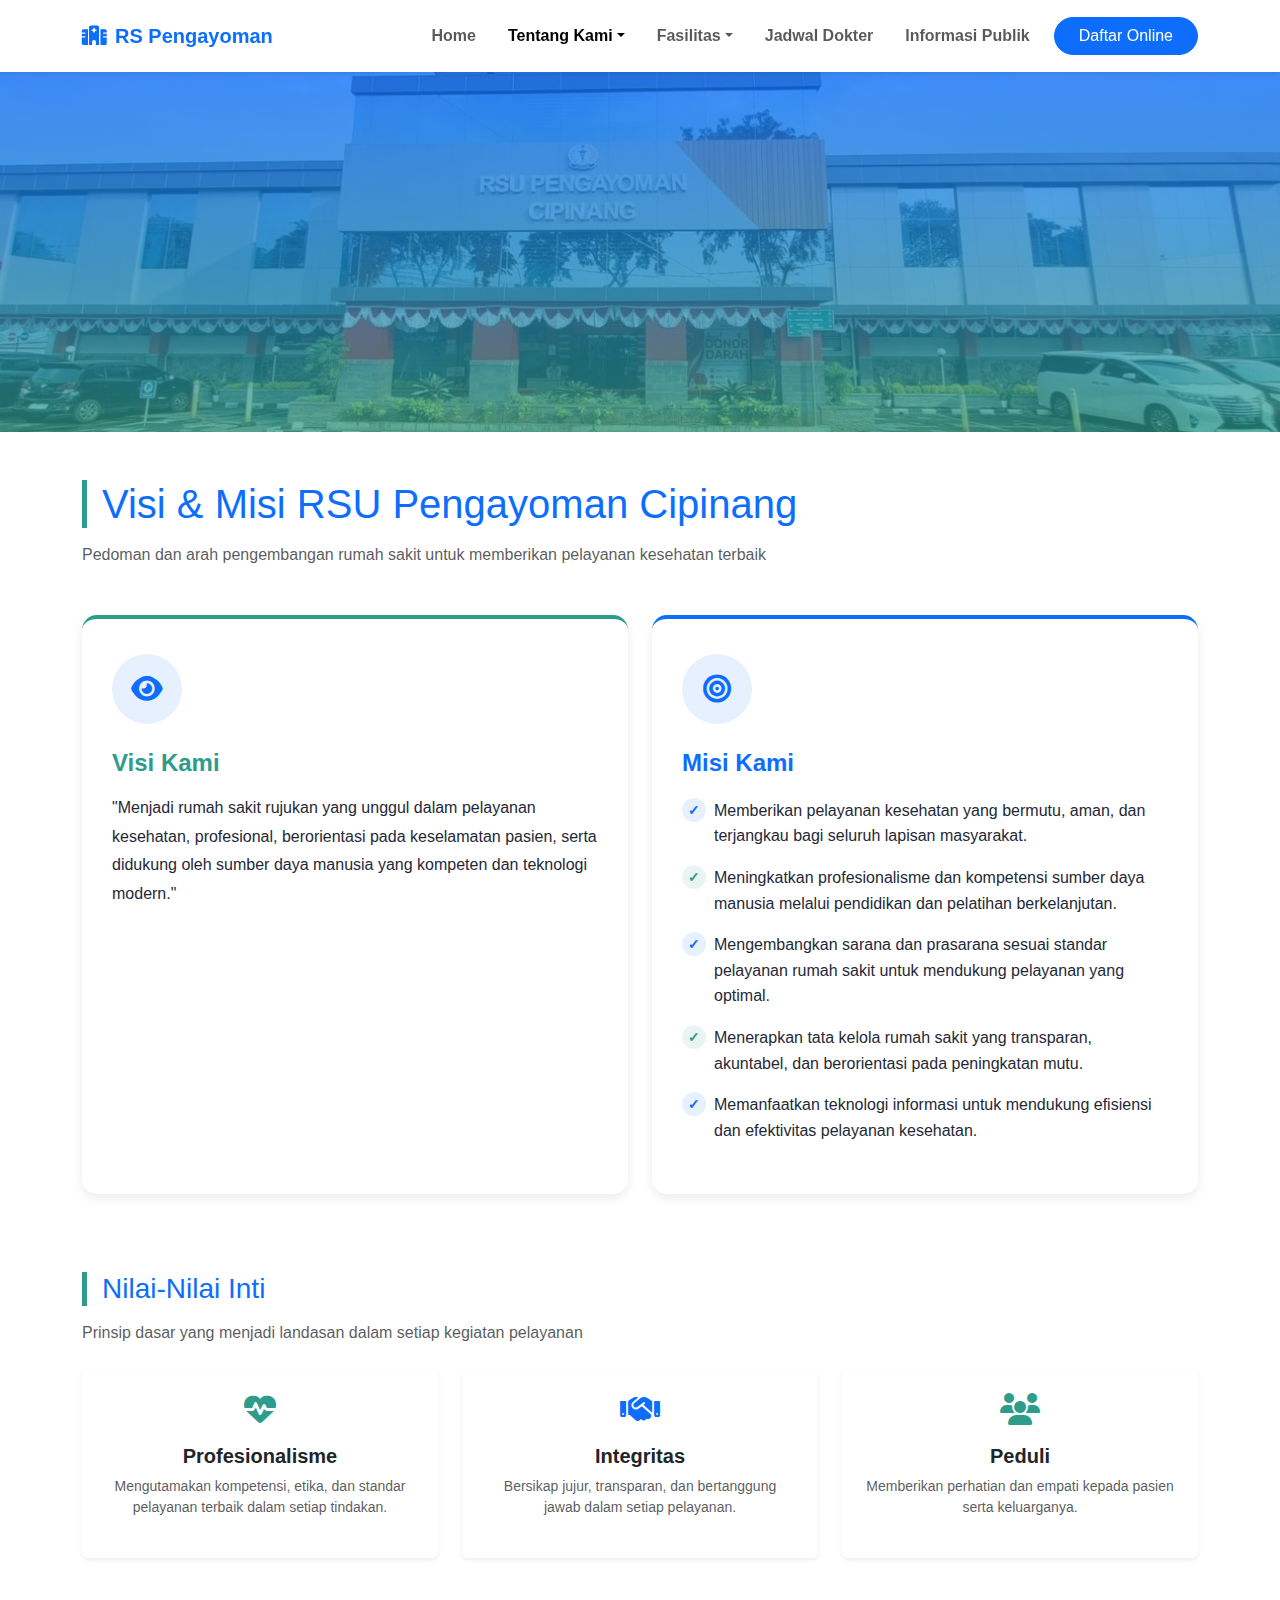
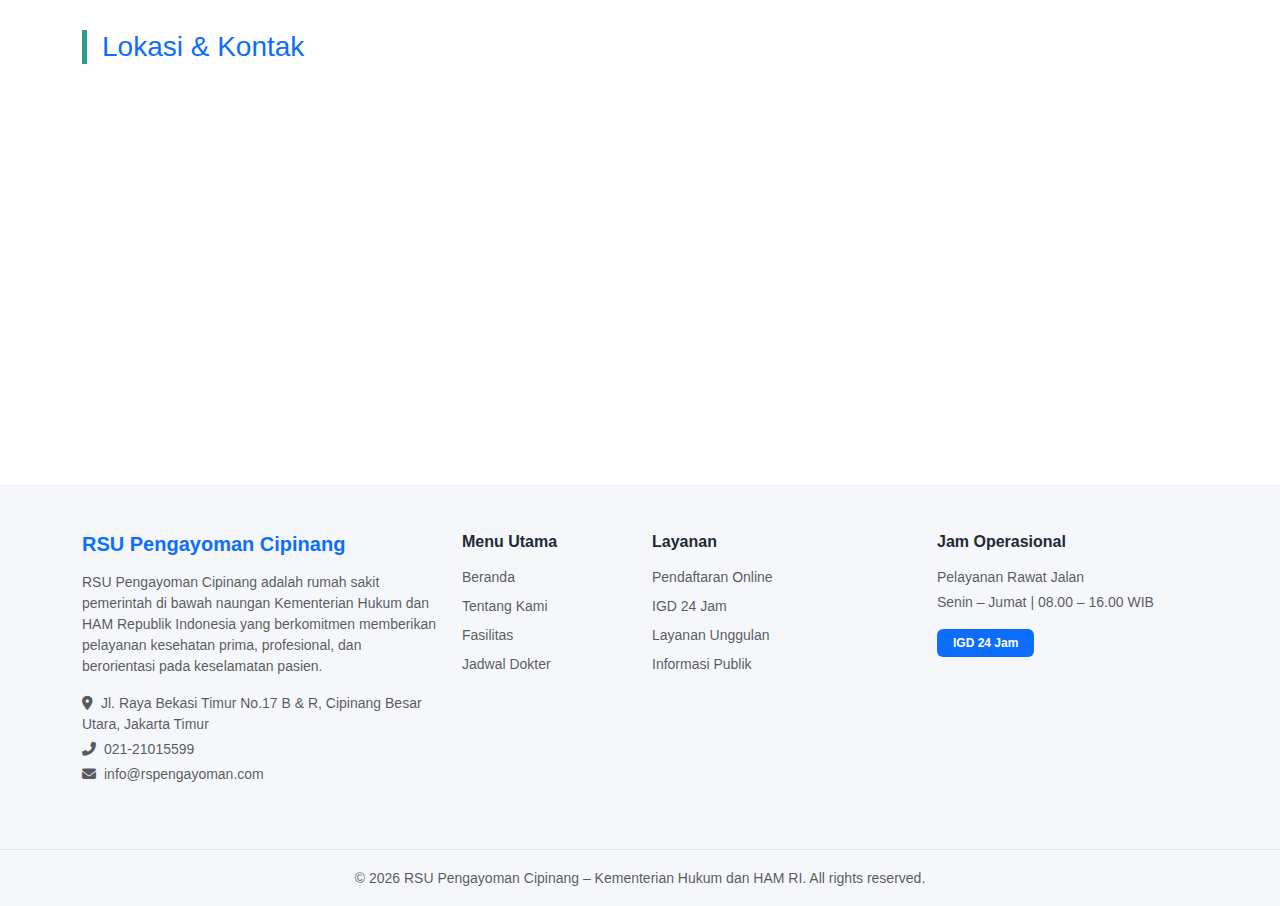
<file: visidanmisi.html>
<!DOCTYPE html>
<html lang="id">
<head>
  <meta charset="UTF-8" />
  <meta name="viewport" content="width=device-width, initial-scale=1" />
  <title>Visi & Misi RSU Pengayoman Cipinang</title>

  <!-- BOOTSTRAP -->
  <link href="https://cdn.jsdelivr.net/npm/bootstrap@5.3.3/dist/css/bootstrap.min.css" rel="stylesheet">
  <!-- Bootstrap Icons -->
  <link href="https://cdn.jsdelivr.net/npm/bootstrap-icons/font/bootstrap-icons.css" rel="stylesheet">
  <!-- Font Awesome Icons -->
  <link rel="stylesheet" href="https://cdnjs.cloudflare.com/ajax/libs/font-awesome/6.4.0/css/all.min.css">
  <link rel="stylesheet" href="css/visidanmisi.css">
</head>
<body>

<!-- NAVBAR -->
<nav class="navbar navbar-expand bg-white shadow-sm sticky-top py-3">
  <div class="container">
    <a class="navbar-brand fw-bold text-primary" href="#">
      <i class="fas fa-hospital-alt me-2"></i>RS Pengayoman
    </a>
    <ul class="navbar-nav ms-auto gap-3 align-items-center">
      <li class="nav-item"><a class="nav-link fw-semibold" href="index.html">Home</a></li>
      <li class="nav-item dropdown">
        <a class="nav-link dropdown-toggle fw-semibold active" data-bs-toggle="dropdown" href="#">Tentang Kami</a>
        <ul class="dropdown-menu shadow">
          <li><a class="dropdown-item" href="sejarah.html">Sejarah</a></li>
          <li><a class="dropdown-item active" href="visidanmisi.html">Visi & Misi</a></li>
          <li><a class="dropdown-item" href="#">Struktur Organisasi</a></li>
          <li><a class="dropdown-item" href="pejabat.html">Profil Pejabat</a></li>
        </ul>
      </li>
      <li class="nav-item dropdown">
        <a class="nav-link dropdown-toggle fw-semibold" data-bs-toggle="dropdown" href="#">Fasilitas</a>
        <ul class="dropdown-menu shadow">
          <li><a class="dropdown-item active" href="unggulan.html">Layanan Unggulan</a></li>
          <li class="dropdown-submenu">
            <a class="dropdown-item dropdown-toggle" href="#" data-bs-toggle="dropdown">Layanan Medis</a>
            <ul class="dropdown-menu dropdown-submenu shadow">
                <li><a class="dropdown-item" href="ranap.html">Rawat Inap</a></li>
                <li><a class="dropdown-item" href="igd.html">IGD</a></li>
                <li><a class="dropdown-item" href="rajal.html">Rawat Jalan</a></li>
            </ul>
            </li>
          <li><a class="dropdown-item" href="penunjang.html">Layanan Penunjang</a></li>
          <li><a class="dropdown-item" href="tarif.html">Tarif Pelayanan</a></li>
          <li><a class="dropdown-item" href="asuransi.html">Kerjasama Asuransi</a></li>
        </ul>
      </li>
      <li class="nav-item"><a class="nav-link fw-semibold" href="jadwal.html">Jadwal Dokter</a></li>
      <li class="nav-item"><a class="nav-link fw-semibold" href="#">Informasi Publik</a></li>
      <li class="nav-item"><a class="btn btn-primary rounded-pill px-4" href="#">Daftar Online</a></li>
    </ul>
  </div>
</nav>

<!-- HERO -->
<section class="hero d-flex align-items-center">
  <div class="container hero-content">
    <!-- Hero tanpa teks - hanya background -->
  </div>
</section>

<!-- VISI MISI -->
<section class="container my-5">
  <h1 class="page-title">Visi & Misi RSU Pengayoman Cipinang</h1>
  <p class="text-muted mb-5">Pedoman dan arah pengembangan rumah sakit untuk memberikan pelayanan kesehatan terbaik</p>

  <div class="row g-4 mb-5">
    <!-- VISI -->
    <div class="col-md-6">
      <div class="vision-card">
        <!-- <span class="card-badge vision-badge">VISI</span> -->
        <div class="vision-icon">
          <i class="fas fa-eye"></i>
        </div>
        <h4 class="fw-bold mb-3" style="color: var(--hospital-green);">Visi Kami</h4>
        <p class="mb-0" style="line-height: 1.8;">
          "Menjadi rumah sakit rujukan yang unggul dalam pelayanan kesehatan, 
          profesional, berorientasi pada keselamatan pasien, serta didukung oleh 
          sumber daya manusia yang kompeten dan teknologi modern."
        </p>
      </div>
    </div>

    <!-- MISI -->
    <div class="col-md-6">
      <div class="mission-card">
        <!-- <span class="card-badge mission-badge">MISI</span> -->
        <div class="mission-icon">
          <i class="fas fa-bullseye"></i>
        </div>
        <h4 class="fw-bold mb-3" style="color: var(--blue-main);">Misi Kami</h4>
        <ul class="mission-list">
          <li>Memberikan pelayanan kesehatan yang bermutu, aman, dan terjangkau bagi seluruh lapisan masyarakat.</li>
          <li>Meningkatkan profesionalisme dan kompetensi sumber daya manusia melalui pendidikan dan pelatihan berkelanjutan.</li>
          <li>Mengembangkan sarana dan prasarana sesuai standar pelayanan rumah sakit untuk mendukung pelayanan yang optimal.</li>
          <li>Menerapkan tata kelola rumah sakit yang transparan, akuntabel, dan berorientasi pada peningkatan mutu.</li>
          <li>Memanfaatkan teknologi informasi untuk mendukung efisiensi dan efektivitas pelayanan kesehatan.</li>
        </ul>
      </div>
    </div>
  </div>

  <!-- NILAI-NILAI -->
  <div class="row mt-5">
    <div class="col-12">
      <h3 class="page-title">Nilai-Nilai Inti</h3>
      <p class="text-muted mb-4">Prinsip dasar yang menjadi landasan dalam setiap kegiatan pelayanan</p>
    </div>
    
    <div class="col-md-4 mb-4">
      <div class="card border-0 shadow-sm h-100">
        <div class="card-body text-center p-4">
          <div class="mb-3">
            <i class="fas fa-heartbeat fa-2x" style="color: var(--hospital-green);"></i>
          </div>
          <h5 class="fw-bold">Profesionalisme</h5>
          <p class="text-muted small">Mengutamakan kompetensi, etika, dan standar pelayanan terbaik dalam setiap tindakan.</p>
        </div>
      </div>
    </div>
    
    <div class="col-md-4 mb-4">
      <div class="card border-0 shadow-sm h-100">
        <div class="card-body text-center p-4">
          <div class="mb-3">
            <i class="fas fa-handshake fa-2x" style="color: var(--blue-main);"></i>
          </div>
          <h5 class="fw-bold">Integritas</h5>
          <p class="text-muted small">Bersikap jujur, transparan, dan bertanggung jawab dalam setiap pelayanan.</p>
        </div>
      </div>
    </div>
    
    <div class="col-md-4 mb-4">
      <div class="card border-0 shadow-sm h-100">
        <div class="card-body text-center p-4">
          <div class="mb-3">
            <i class="fas fa-users fa-2x" style="color: var(--hospital-green);"></i>
          </div>
          <h5 class="fw-bold">Peduli</h5>
          <p class="text-muted small">Memberikan perhatian dan empati kepada pasien serta keluarganya.</p>
        </div>
      </div>
    </div>
  </div>
</section>

<!-- MAP -->
<section class="container my-5">
  <h3 class="page-title">Lokasi & Kontak</h3>
  <iframe src="https://maps.google.com/maps?q=rs%20pengayoman%20cipinang&t=&z=15&ie=UTF8&iwloc=&output=embed" width="100%" height="350" style="border:0; border-radius: 15px;" loading="lazy"></iframe>
</section>

<!-- FOOTER -->
<footer class="mt-5">
  <div class="container py-5">
    <div class="row g-4">

      <!-- INFO RS -->
      <div class="col-md-4">
        <h5 class="fw-bold text-primary mb-3">RSU Pengayoman Cipinang</h5>
        <p class="text-muted small mb-3">
          RSU Pengayoman Cipinang adalah rumah sakit pemerintah di bawah naungan Kementerian Hukum dan HAM Republik Indonesia
          yang berkomitmen memberikan pelayanan kesehatan prima, profesional, dan berorientasi pada keselamatan pasien.
        </p>
        <p class="text-muted small mb-1"><i class="fas fa-map-marker-alt me-2"></i>Jl. Raya Bekasi Timur No.17 B & R, Cipinang Besar Utara, Jakarta Timur</p>
        <p class="text-muted small mb-1"><i class="fas fa-phone-alt me-2"></i>021-21015599</p>
        <p class="text-muted small"><i class="fas fa-envelope me-2"></i>info@rspengayoman.com</p>
      </div>

      <!-- MENU CEPAT -->
      <div class="col-md-2">
        <h6 class="fw-bold mb-3">Menu Utama</h6>
        <ul class="list-unstyled small">
          <li class="mb-2"><a href="#" class="text-decoration-none text-muted">Beranda</a></li>
          <li class="mb-2"><a href="#" class="text-decoration-none text-muted">Tentang Kami</a></li>
          <li class="mb-2"><a href="#" class="text-decoration-none text-muted">Fasilitas</a></li>
          <li class="mb-2"><a href="#" class="text-decoration-none text-muted">Jadwal Dokter</a></li>
        </ul>
      </div>

      <!-- LAYANAN -->
      <div class="col-md-3">
        <h6 class="fw-bold mb-3">Layanan</h6>
        <ul class="list-unstyled small">
          <li class="mb-2"><a href="#" class="text-decoration-none text-muted">Pendaftaran Online</a></li>
          <li class="mb-2"><a href="#" class="text-decoration-none text-muted">IGD 24 Jam</a></li>
          <li class="mb-2"><a href="#" class="text-decoration-none text-muted">Layanan Unggulan</a></li>
          <li class="mb-2"><a href="#" class="text-decoration-none text-muted">Informasi Publik</a></li>
        </ul>
      </div>

      <!-- JAM OPERASIONAL -->
      <div class="col-md-3">
        <h6 class="fw-bold mb-3">Jam Operasional</h6>
        <p class="small text-muted mb-1">Pelayanan Rawat Jalan</p>
        <p class="small text-muted mb-3">Senin – Jumat | 08.00 – 16.00 WIB</p>
        <span class="badge bg-primary px-3 py-2">IGD 24 Jam</span>
      </div>

    </div>
  </div>

  <!-- COPYRIGHT -->
  <div class="border-top">
    <div class="container py-3 text-center">
      <small class="text-muted">© 2026 RSU Pengayoman Cipinang – Kementerian Hukum dan HAM RI. All rights reserved.</small>
    </div>
  </div>
</footer>

<script src="https://cdn.jsdelivr.net/npm/bootstrap@5.3.3/dist/js/bootstrap.bundle.min.js"></script>
<script>
  // Update tahun copyright
  document.addEventListener('DOMContentLoaded', function() {
    const currentYear = new Date().getFullYear();
    document.querySelector('footer small').textContent = `© ${currentYear} RSU Pengayoman Cipinang – Kementerian Hukum dan HAM RI. All rights reserved.`;
    
    // Efek hover pada kartu visi & misi
    const visionCards = document.querySelectorAll('.vision-card, .mission-card');
    
    visionCards.forEach(card => {
      card.addEventListener('mouseenter', function() {
        this.style.transform = 'translateY(-6px)';
      });
      
      card.addEventListener('mouseleave', function() {
        this.style.transform = 'translateY(0)';
      });
    });
  });
</script>
</body>
</html>
</file>
<file: css/asuransi.css>
:root{
--blue-main:#0d6efd;
--blue-soft:#e7f0ff;
--text-dark:#1f2937;
--hospital-green:#2d9c8a;
}

body {
font-family: 'Segoe UI', sans-serif;
background: #ffffff;
color: var(--text-dark);
}
/* CSS untuk nested dropdown */
.dropdown-submenu {
  position: relative;
}

.dropdown-submenu .dropdown-menu {
  top: 0;
  left: 100%;
  margin-top: -6px;
  margin-left: -1px;
  border-radius: 0 6px 6px 6px;
  display: none;
}

.dropdown-submenu:hover .dropdown-menu,
.dropdown-submenu:focus-within .dropdown-menu {
  display: block;
}

/* Untuk mobile */
@media (max-width: 992px) {
  .dropdown-submenu .dropdown-menu {
    position: static;
    margin-left: 15px;
    border-left: 2px solid #dee2e6;
  }
}

/* Arrow untuk dropdown dengan submenu */
.dropdown-submenu > .dropdown-toggle::after {
  content: "\f054";
  font-family: "Font Awesome 6 Free";
  font-weight: 900;
  border: none;
  vertical-align: middle;
  float: right;
  margin-left: 5px;
}
/* HERO - Sama persis dengan homepage */
.hero { 
background: linear-gradient(rgba(13,110,253,.75), rgba(45, 156, 138, 0.7)), url('../img/RSU.jpeg') center/cover no-repeat; 
height: 50vh; 
position: relative; 
color: #fff; 
}
.hero-content { 
position: relative; 
z-index: 2; 
}

/* INFO BOX - Sama dengan homepage */
.info-box {
background:#fff;
border-radius:15px;
padding:30px 20px;
text-align:center;
box-shadow:0 4px 12px rgba(0, 0, 0, 0.08);
transition:.3s;
border-top: 4px solid var(--blue-main);
}
.info-box:hover{ 
transform:translateY(-6px); 
box-shadow:0 8px 20px rgba(13, 110, 253, 0.15);
}

.icon-circle{
width:60px;
height:60px;
border-radius:50%;
background:var(--blue-soft);
display:flex;
align-items:center;
justify-content:center;
margin:0 auto;
font-size:26px;
color:var(--blue-main);
}

/* UNIFIED CARD - Sama dengan homepage */
.ui-card{
background:#fff;
border-radius:15px;
box-shadow:0 4px 12px rgba(0, 0, 0, 0.08);
overflow:hidden;
transition:.3s;
border-top: 4px solid var(--hospital-green);
height: 100%;
}
.ui-card:hover{ 
transform:translateY(-8px); 
box-shadow:0 8px 20px rgba(13, 110, 253, 0.15);
}

.ui-card .photo-wrap{
height:170px;
background:var(--blue-soft);
display:flex;
align-items:center;
justify-content:center;
overflow: hidden;
}

.ui-card img{
width:100%;
height:100%;
object-fit:cover;
}

.ui-card .card-body{
padding:20px;
text-align:center;
}

.badge-soft{
background:var(--blue-soft);
color:var(--blue-main);
border-radius:20px;
padding:6px 14px;
font-size:12px;
font-weight: 600;
}

/* PAGE TITLE - Sama dengan homepage */
.page-title {
color: var(--blue-main);
border-left: 5px solid var(--hospital-green);
padding-left: 15px;
margin: 30px 0 15px 0;
}

/* FOOTER - Sama dengan homepage */
footer{ 
background:#f5f7fa;
}

/* Styling khusus asuransi */
.asuransi-logo {
font-size: 2rem;
font-weight: bold;
color: var(--blue-main);
}

.status-badge {
padding: 6px 14px;
border-radius: 20px;
font-size: 12px;
font-weight: 600;
display: inline-block;
}

.status-aktif {
background: rgba(25, 135, 84, 0.1);
color: #198754;
}

.status-nonaktif {
background: rgba(220, 53, 69, 0.1);
color: #dc3545;
}
</file>
<file: css/pejabat.css>
:root{
    --blue-main:#0d6efd;
    --blue-soft:#e7f0ff;
    --text-dark:#1f2937;
    --hospital-green:#2d9c8a;
}

body{
    font-family:'Segoe UI',sans-serif;
    background:#ffffff;
    color:var(--text-dark);
}
/* CSS untuk nested dropdown */
.dropdown-submenu {
  position: relative;
}

.dropdown-submenu .dropdown-menu {
  top: 0;
  left: 100%;
  margin-top: -6px;
  margin-left: -1px;
  border-radius: 0 6px 6px 6px;
  display: none;
}

.dropdown-submenu:hover .dropdown-menu,
.dropdown-submenu:focus-within .dropdown-menu {
  display: block;
}

/* Untuk mobile */
@media (max-width: 992px) {
  .dropdown-submenu .dropdown-menu {
    position: static;
    margin-left: 15px;
    border-left: 2px solid #dee2e6;
  }
}

/* Arrow untuk dropdown dengan submenu */
.dropdown-submenu > .dropdown-toggle::after {
  content: "\f054";
  font-family: "Font Awesome 6 Free";
  font-weight: 900;
  border: none;
  vertical-align: middle;
  float: right;
  margin-left: 5px;
}
/* HERO */
.hero{
    background:linear-gradient(rgba(13,110,253,.75), rgba(45, 156, 138, 0.7)), url('../img/RSU.jpeg') center/cover no-repeat;
    height:40vh;
    position:relative;
    color:#fff;
}
.hero-content{position:relative;z-index:2}

/* Profil Pejabat Styling */
.page-title {
    color: var(--blue-main);
    border-left: 5px solid var(--hospital-green);
    padding-left: 15px;
    margin: 30px 0;
}

.officer-card {
    background-color: white;
    border-radius: 15px;
    box-shadow: 0 4px 12px rgba(0, 0, 0, 0.08);
    padding: 25px;
    margin-bottom: 30px;
    transition: transform 0.3s, box-shadow 0.3s;
    border-top: 4px solid var(--blue-main);
}

.officer-card:hover {
    transform: translateY(-5px);
    box-shadow: 0 8px 20px rgba(13, 110, 253, 0.15);
}

.officer-name {
    color: var(--blue-main);
    font-weight: 700;
    margin-bottom: 5px;
}

.officer-title {
    color: var(--hospital-green);
    font-weight: 600;
    font-size: 1.1rem;
    margin-bottom: 8px;
}

.officer-rank {
    background-color: var(--blue-soft);
    color: var(--blue-main);
    padding: 6px 12px;
    border-radius: 20px;
    font-size: 0.9rem;
    display: inline-block;
    margin-top: 10px;
}

.contact-section {
    background-color: white;
    border-radius: 15px;
    box-shadow: 0 4px 12px rgba(0, 0, 0, 0.08);
    padding: 25px;
    margin-top: 20px;
    border-top: 4px solid var(--hospital-green);
}

.contact-title {
    color: var(--blue-main);
    font-weight: 700;
    margin-bottom: 20px;
    padding-bottom: 10px;
    border-bottom: 2px solid #eee;
}

.hospital-name {
    color: var(--hospital-green);
    font-weight: 700;
    font-size: 1.4rem;
    margin-bottom: 15px;
}

.contact-info {
    margin-bottom: 15px;
}

.contact-info i {
    color: var(--blue-main);
    width: 24px;
    margin-right: 10px;
}

.social-icons {
    margin-top: 20px;
}

.social-icons a {
    display: inline-block;
    width: 40px;
    height: 40px;
    background-color: var(--blue-main);
    color: white;
    border-radius: 50%;
    text-align: center;
    line-height: 40px;
    margin-right: 10px;
    transition: all 0.3s;
}

.social-icons a:hover {
    background-color: var(--hospital-green);
    transform: translateY(-3px);
}

.nip-placeholder {
    color: #888;
    font-style: italic;
    font-size: 0.9rem;
}

.officer-photo-placeholder {
    width: 100px;
    height: 120px;
    background-color: #e9ecef;
    border-radius: 8px;
    display: flex;
    align-items: center;
    justify-content: center;
    color: #adb5bd;
    margin-right: 20px;
    float: left;
}

footer{background:#f5f7fa}

@media (max-width: 768px) {
    .officer-photo-placeholder {
        float: none;
        margin-right: 0;
        margin-bottom: 15px;
    }
}
</file>
<file: css/penunjang.css>
:root{
    --blue-main:#0d6efd;
    --blue-soft:#e7f0ff;
    --text-dark:#1f2937;
    --hospital-green:#2d9c8a;
}

body{
    font-family:'Segoe UI',sans-serif;
    background:#ffffff;
    color:var(--text-dark);
}
/* CSS untuk nested dropdown */
.dropdown-submenu {
  position: relative;
}

.dropdown-submenu .dropdown-menu {
  top: 0;
  left: 100%;
  margin-top: -6px;
  margin-left: -1px;
  border-radius: 0 6px 6px 6px;
  display: none;
}

.dropdown-submenu:hover .dropdown-menu,
.dropdown-submenu:focus-within .dropdown-menu {
  display: block;
}

/* Untuk mobile */
@media (max-width: 992px) {
  .dropdown-submenu .dropdown-menu {
    position: static;
    margin-left: 15px;
    border-left: 2px solid #dee2e6;
  }
}

/* Arrow untuk dropdown dengan submenu */
.dropdown-submenu > .dropdown-toggle::after {
  content: "\f054";
  font-family: "Font Awesome 6 Free";
  font-weight: 900;
  border: none;
  vertical-align: middle;
  float: right;
  margin-left: 5px;
}
/* HERO */
.hero{
    background: linear-gradient(rgba(13,110,253,.75), rgba(45, 156, 138, 0.7)), url('../img/RSU.jpeg') center/cover no-repeat;
    height:40vh;
    position:relative;
    color:#fff;
}
.hero-content{position:relative;z-index:2}

/* PAGE TITLE */
.page-title {
    color: var(--blue-main);
    border-left: 5px solid var(--hospital-green);
    padding-left: 15px;
    margin: 30px 0 15px 0;
}

/* SERVICE CARD */
.service-card {
    background:#fff;
    border-radius:15px;
    overflow: hidden;
    box-shadow:0 4px 12px rgba(0, 0, 0, 0.08);
    transition:.3s;
    height: 100%;
    margin-bottom: 25px;
    border-top: 4px solid var(--hospital-green);
}

.service-card:hover { 
    transform:translateY(-6px); 
    box-shadow:0 8px 20px rgba(13, 110, 253, 0.15);
    border-top: 4px solid var(--blue-main);
}

.service-header {
    background-color: var(--blue-main);
    color: white;
    padding: 20px;
    text-align: center;
}

.service-icon {
    width: 70px;
    height: 70px;
    border-radius: 50%;
    background: rgba(255, 255, 255, 0.2);
    display: flex;
    align-items: center;
    justify-content: center;
    font-size: 28px;
    margin: 0 auto 15px auto;
}

.service-body {
    padding: 25px 20px;
    text-align: center;
}

.service-schedule {
    color: var(--hospital-green);
    font-size: 0.9rem;
    margin-bottom: 15px;
}

/* MODAL */
.modal-service-content {
    border-radius: 15px;
    overflow: hidden;
}

.modal-service-header {
    background-color: var(--blue-main);
    color: white;
    padding: 20px;
}

.modal-service-icon {
    width: 80px;
    height: 80px;
    border-radius: 50%;
    background: rgba(255, 255, 255, 0.2);
    display: flex;
    align-items: center;
    justify-content: center;
    font-size: 36px;
    margin: 0 auto 20px auto;
}

/* SERVICE DETAILS */
.service-details {
    padding: 20px;
}

.detail-item {
    padding: 10px 0;
    border-bottom: 1px dashed #dee2e6;
}

.detail-title {
    color: var(--blue-main);
    font-weight: 600;
    margin-bottom: 5px;
}

/* CONTACT SECTION */
.contact-section {
    background:#fff;
    border-radius:15px;
    padding: 30px;
    box-shadow:0 4px 12px rgba(0, 0, 0, 0.08);
    margin-top: 30px;
    border-top: 4px solid var(--hospital-green);
}

.contact-icon {
    color: var(--blue-main);
    margin-right: 10px;
    width: 24px;
}

/* FOOTER */
footer{ 
    background:#f5f7fa;
}
</file>
<file: css/rajal.css>
:root{
    --blue-main:#0d6efd;
    --blue-soft:#e7f0ff;
    --text-dark:#1f2937;
    --hospital-green:#2d9c8a;
}

body{
    font-family:'Segoe UI',sans-serif;
    background:#ffffff;
    color:var(--text-dark);
}
/* CSS untuk nested dropdown */
.dropdown-submenu {
  position: relative;
}

.dropdown-submenu .dropdown-menu {
  top: 0;
  left: 100%;
  margin-top: -6px;
  margin-left: -1px;
  border-radius: 0 6px 6px 6px;
  display: none;
}

.dropdown-submenu:hover .dropdown-menu,
.dropdown-submenu:focus-within .dropdown-menu {
  display: block;
}

/* Untuk mobile */
@media (max-width: 992px) {
  .dropdown-submenu .dropdown-menu {
    position: static;
    margin-left: 15px;
    border-left: 2px solid #dee2e6;
  }
}

/* Arrow untuk dropdown dengan submenu */
.dropdown-submenu > .dropdown-toggle::after {
  content: "\f054";
  font-family: "Font Awesome 6 Free";
  font-weight: 900;
  border: none;
  vertical-align: middle;
  float: right;
  margin-left: 5px;
}
/* HERO */
.hero{
    background: linear-gradient(rgba(13,110,253,.75), rgba(45, 156, 138, 0.7)), url('../img/RSU.jpeg') center/cover no-repeat;
    height:40vh;
    position:relative;
    color:#fff;
}
.hero-content{position:relative;z-index:2}

/* PAGE TITLE */
.page-title {
    color: var(--blue-main);
    border-left: 5px solid var(--hospital-green);
    padding-left: 15px;
    margin: 30px 0 15px 0;
}

/* SEARCH BOX */
.search-box {
    background:#fff;
    border-radius:15px;
    padding: 30px;
    box-shadow:0 4px 12px rgba(0, 0, 0, 0.08);
    border-top: 4px solid var(--hospital-green);
    margin-bottom: 30px;
}

/* POLI CARD */
.poli-card {
    background:#fff;
    border-radius:15px;
    padding: 25px 20px;
    box-shadow:0 4px 12px rgba(0, 0, 0, 0.08);
    transition:.3s;
    height: 100%;
    text-align: center;
    border-top: 4px solid var(--hospital-green);
    cursor: pointer;
}

.poli-card:hover { 
    transform:translateY(-6px); 
    box-shadow:0 8px 20px rgba(13, 110, 253, 0.15);
    border-top: 4px solid var(--blue-main);
}

.poli-icon {
    width: 70px;
    height: 70px;
    border-radius: 50%;
    background: var(--blue-soft);
    display: flex;
    align-items: center;
    justify-content: center;
    font-size: 28px;
    color: var(--blue-main);
    margin: 0 auto 20px auto;
    transition: all 0.3s;
}

.poli-card:hover .poli-icon {
    transform: rotate(5deg) scale(1.1);
}

.poli-name {
    color: var(--blue-main);
    font-weight: 700;
    margin-bottom: 10px;
}

/* SCHEDULE TABLE */
.schedule-table {
    background:#fff;
    border-radius:15px;
    overflow: hidden;
    box-shadow:0 4px 12px rgba(0, 0, 0, 0.08);
    margin-bottom: 30px;
}

.table-header {
    background: var(--blue-main);
    color: white;
    padding: 20px;
}

.schedule-row {
    display: flex;
    border-bottom: 1px solid #eee;
    transition: background 0.3s;
}

.schedule-row:hover {
    background: var(--blue-soft);
}

.schedule-row:last-child {
    border-bottom: none;
}

.schedule-cell {
    padding: 20px;
    flex: 1;
    display: flex;
    align-items: center;
}

/* INFO CARD */
.info-card {
    background:#fff;
    border-radius:15px;
    padding: 25px;
    box-shadow:0 4px 12px rgba(0, 0, 0, 0.08);
    height: 100%;
    border-left: 5px solid var(--blue-main);
    transition: all 0.3s;
}

.info-card:hover {
    transform: translateY(-5px);
    box-shadow:0 8px 20px rgba(13, 110, 253, 0.15);
}

.info-icon {
    width: 60px;
    height: 60px;
    border-radius: 50%;
    background: var(--blue-soft);
    display: flex;
    align-items: center;
    justify-content: center;
    font-size: 24px;
    color: var(--blue-main);
    margin-bottom: 20px;
}

/* MODAL */
.modal-poli-content {
    border-radius: 15px;
    overflow: hidden;
}

.modal-poli-icon {
    width: 80px;
    height: 80px;
    border-radius: 50%;
    background: var(--blue-soft);
    display: flex;
    align-items: center;
    justify-content: center;
    font-size: 36px;
    color: var(--blue-main);
    margin: 0 auto 20px auto;
}

/* FOOTER */
footer{ 
    background:#f5f7fa;
}

/* RESPONSIVE */
@media (max-width: 768px) {
    .schedule-row {
    flex-direction: column;
    }
    
    .schedule-cell {
    padding: 15px;
    border-bottom: 1px solid #f0f0f0;
    }
    
    .schedule-cell:last-child {
    border-bottom: none;
    }
}
</file>
<file: css/ranap.css>
:root{
    --blue-main:#0d6efd;
    --blue-soft:#e7f0ff;
    --text-dark:#1f2937;
    --hospital-green:#2d9c8a;
}

body{
    font-family:'Segoe UI',sans-serif;
    background:#ffffff;
    color:var(--text-dark);
}
/* CSS untuk nested dropdown */
.dropdown-submenu {
  position: relative;
}

.dropdown-submenu .dropdown-menu {
  top: 0;
  left: 100%;
  margin-top: -6px;
  margin-left: -1px;
  border-radius: 0 6px 6px 6px;
  display: none;
}

.dropdown-submenu:hover .dropdown-menu,
.dropdown-submenu:focus-within .dropdown-menu {
  display: block;
}

/* Untuk mobile */
@media (max-width: 992px) {
  .dropdown-submenu .dropdown-menu {
    position: static;
    margin-left: 15px;
    border-left: 2px solid #dee2e6;
  }
}

/* Arrow untuk dropdown dengan submenu */
.dropdown-submenu > .dropdown-toggle::after {
  content: "\f054";
  font-family: "Font Awesome 6 Free";
  font-weight: 900;
  border: none;
  vertical-align: middle;
  float: right;
  margin-left: 5px;
}
/* HERO */
.hero{
    background: linear-gradient(rgba(13,110,253,.75), rgba(45, 156, 138, 0.7)), url('../img/RSU.jpeg') center/cover no-repeat;
    height:40vh;
    position:relative;
    color:#fff;
}
.hero-content{position:relative;z-index:2}

/* PAGE TITLE */
.page-title {
    color: var(--blue-main);
    border-left: 5px solid var(--hospital-green);
    padding-left: 15px;
    margin: 30px 0 15px 0;
}

/* ROOM CARD */
.room-card {
    background:#fff;
    border-radius:15px;
    padding: 0;
    box-shadow:0 4px 12px rgba(0, 0, 0, 0.08);
    transition:.3s;
    height: 100%;
    overflow: hidden;
}

.room-card:hover { 
    transform:translateY(-6px); 
    box-shadow:0 8px 20px rgba(13, 110, 253, 0.15);
}

.room-image {
    height: 200px;
    width: 100%;
    object-fit: cover;
}

.room-badge {
    position: absolute;
    top: 15px;
    right: 15px;
    padding: 8px 18px;
    border-radius: 20px;
    font-weight: 700;
    font-size: 0.9rem;
    z-index: 1;
}

.vip-badge {
    background: linear-gradient(135deg, #FFD700, #FFA500);
    color: #333;
}

.class1-badge {
    background: linear-gradient(135deg, #C0C0C0, #A9A9A9);
    color: #333;
}

.class2-badge {
    background: linear-gradient(135deg, #CD7F32, #8B4513);
    color: white;
}

.room-content {
    padding: 25px;
}

.room-title {
    color: var(--blue-main);
    font-weight: 700;
    margin-bottom: 15px;
}

.room-features {
    list-style: none;
    padding-left: 0;
    margin-bottom: 20px;
}

.room-features li {
    padding-left: 25px;
    margin-bottom: 10px;
    position: relative;
}

.room-features li::before {
    content: '✓';
    position: absolute;
    left: 0;
    color: var(--hospital-green);
    font-weight: bold;
}

/* FACILITY CARD */
.facility-card {
    background:#fff;
    border-radius:15px;
    padding: 25px 20px;
    box-shadow:0 4px 12px rgba(0, 0, 0, 0.08);
    transition:.3s;
    text-align: center;
    height: 100%;
    border-top: 4px solid var(--hospital-green);
}

.facility-card:hover { 
    transform:translateY(-6px); 
    box-shadow:0 8px 20px rgba(13, 110, 253, 0.15);
}

.facility-icon {
    width: 60px;
    height: 60px;
    border-radius: 50%;
    background: var(--blue-soft);
    display: flex;
    align-items: center;
    justify-content: center;
    font-size: 24px;
    color: var(--blue-main);
    margin: 0 auto 20px auto;
    transition: all 0.3s;
}

.facility-card:hover .facility-icon {
    transform: rotate(5deg) scale(1.1);
}

/* TIMELINE */
.timeline-step {
    position: relative;
    padding-left: 30px;
    margin-bottom: 25px;
}

.timeline-step:before {
    content: '';
    position: absolute;
    left: 0;
    top: 5px;
    width: 20px;
    height: 20px;
    border-radius: 50%;
    background-color: var(--hospital-green);
    border: 3px solid white;
    box-shadow: 0 0 0 3px var(--blue-soft);
}

.timeline-step:after {
    content: '';
    position: absolute;
    left: 9px;
    top: 25px;
    width: 2px;
    height: calc(100% + 5px);
    background-color: var(--blue-soft);
}

.timeline-step:last-child:after {
    display: none;
}

/* ALERT CARD */
.alert-card {
    background: var(--blue-soft);
    border-radius: 15px;
    padding: 20px;
    border-left: 5px solid var(--hospital-green);
    margin-bottom: 20px;
}

.alert-card h6 {
    color: var(--blue-main);
    margin-bottom: 10px;
}

/* INFO CARD */
.info-card {
    background:#fff;
    border-radius:15px;
    padding: 25px;
    box-shadow:0 4px 12px rgba(0, 0, 0, 0.08);
    height: 100%;
}

/* FOOTER */
footer{ 
    background:#f5f7fa;
}
</file>
<file: css/sejarah.css>
:root{
    --blue-main:#0d6efd;
    --blue-soft:#e7f0ff;
    --text-dark:#1f2937;
    --hospital-green:#2d9c8a;
}

body{
    font-family:'Segoe UI',sans-serif;
    background:#ffffff;
    color:var(--text-dark);
}
/* CSS untuk nested dropdown */
.dropdown-submenu {
  position: relative;
}

.dropdown-submenu .dropdown-menu {
  top: 0;
  left: 100%;
  margin-top: -6px;
  margin-left: -1px;
  border-radius: 0 6px 6px 6px;
  display: none;
}

.dropdown-submenu:hover .dropdown-menu,
.dropdown-submenu:focus-within .dropdown-menu {
  display: block;
}

/* Untuk mobile */
@media (max-width: 992px) {
  .dropdown-submenu .dropdown-menu {
    position: static;
    margin-left: 15px;
    border-left: 2px solid #dee2e6;
  }
}

/* Arrow untuk dropdown dengan submenu */
.dropdown-submenu > .dropdown-toggle::after {
  content: "\f054";
  font-family: "Font Awesome 6 Free";
  font-weight: 900;
  border: none;
  vertical-align: middle;
  float: right;
  margin-left: 5px;
}
/* HERO */
.hero{
    background: linear-gradient(rgba(13,110,253,.75), rgba(45, 156, 138, 0.7)), url('../img/RSU.jpeg') center/cover no-repeat;
    height:40vh;
    position:relative;
    color:#fff;
}
.hero-content{position:relative;z-index:2}

/* PAGE TITLE */
.page-title {
    color: var(--blue-main);
    border-left: 5px solid var(--hospital-green);
    padding-left: 15px;
    margin: 30px 0 15px 0;
}

/* TIMELINE */
.timeline{
    position:relative;
    margin: 50px auto;
}

.timeline::before{
    content:'';
    position:absolute;
    left:50%;
    top:0;
    bottom:0;
    width:4px;
    background:var(--blue-soft);
    transform:translateX(-50%)
}

.timeline-item{
    width:50%;
    padding:20px 40px;
    position:relative;
    margin-bottom: 30px;
}

.timeline-item.left{
    text-align:right;
    left:0
}

.timeline-item.right{
    left:50%
}

.timeline-dot{
    width:18px;
    height:18px;
    background:var(--blue-main);
    border-radius:50%;
    position:absolute;
    top:30px;
    right:-9px;
    border: 3px solid white;
    box-shadow: 0 0 0 4px var(--blue-soft);
}

.timeline-item.right .timeline-dot{
    left:-9px;
    right:auto
}

.timeline-card{
    background:#fff;
    border-radius:15px;
    padding:24px;
    box-shadow:0 4px 12px rgba(0, 0, 0, 0.08);
    transition:.3s;
    border-top: 4px solid var(--hospital-green);
    cursor: pointer;
}

.timeline-card:hover{
    transform:translateY(-6px);
    box-shadow:0 8px 20px rgba(13, 110, 253, 0.15);
}

.timeline-card.active{
    border-top: 4px solid var(--blue-main);
}

.timeline-desc{
    text-align: justify;
    word-wrap: break-word;
    overflow-wrap: break-word;
    white-space: normal;
}

.timeline-card .timeline-desc{
    margin-top:12px;
    color:#4b5563;
    font-size:15px;
    line-height:1.6;
    overflow:hidden;
    max-height:0;
    opacity:0;
    transition:max-height .45s ease, opacity .35s ease;
    word-wrap:break-word;
    overflow-wrap:break-word;
    white-space:normal;
}

.timeline-card.active .timeline-desc{
    max-height:1000px;
    opacity:1;
}

.timeline-card .hint{
    font-size:.8rem;
    color:#6b7280;
    margin-top:8px;
    font-style: italic;
}

.admin-box{
    background:#fff;
    border-radius:15px;
    padding:30px;
    box-shadow:0 4px 12px rgba(0, 0, 0, 0.08);
    border-top: 4px solid var(--blue-main);
    margin-top: 30px;
}

.admin-box h4 {
    color: var(--blue-main);
    border-left: 5px solid var(--hospital-green);
    padding-left: 15px;
    margin-bottom: 20px;
}

.btn-timeline {
    background: var(--blue-main);
    color: white;
    border: none;
    padding: 10px 25px;
    border-radius: 8px;
    transition: all 0.3s;
}

.btn-timeline:hover {
    background: var(--hospital-green);
    transform: translateY(-2px);
}

@media(max-width:768px){
    .timeline::before{
    left:20px
    }
    
    .timeline-item{
    width:100%;
    left:0;
    padding-left:60px;
    text-align:left
    }
    
    .timeline-dot{
    left:12px;
    right:auto
    }
}

/* FOOTER */
footer{ 
    background:#f5f7fa;
}
</file>
<file: css/tarif.css>
:root{
    --blue-main:#0d6efd;
    --blue-soft:#e7f0ff;
    --text-dark:#1f2937;
    --hospital-green:#2d9c8a;
}

body {
    font-family: 'Segoe UI', sans-serif;
    background: #ffffff;
    color: var(--text-dark);
}
/* CSS untuk nested dropdown */
.dropdown-submenu {
  position: relative;
}

.dropdown-submenu .dropdown-menu {
  top: 0;
  left: 100%;
  margin-top: -6px;
  margin-left: -1px;
  border-radius: 0 6px 6px 6px;
  display: none;
}

.dropdown-submenu:hover .dropdown-menu,
.dropdown-submenu:focus-within .dropdown-menu {
  display: block;
}

/* Untuk mobile */
@media (max-width: 992px) {
  .dropdown-submenu .dropdown-menu {
    position: static;
    margin-left: 15px;
    border-left: 2px solid #dee2e6;
  }
}

/* Arrow untuk dropdown dengan submenu */
.dropdown-submenu > .dropdown-toggle::after {
  content: "\f054";
  font-family: "Font Awesome 6 Free";
  font-weight: 900;
  border: none;
  vertical-align: middle;
  float: right;
  margin-left: 5px;
}
/* HERO - Sama persis dengan homepage */
.hero { 
    background: linear-gradient(rgba(13,110,253,.75), rgba(45, 156, 138, 0.7)), url('../img/RSU.jpeg') center/cover no-repeat; 
    height: 50vh; 
    position: relative; 
    color: #fff; 
}
.hero-content { 
    position: relative; 
    z-index: 2; 
}

.section-title { 
    font-weight:700; 
    color:var(--text-dark); 
    border-left: 5px solid var(--hospital-green);
    padding-left: 15px;
    margin-bottom: 20px;
}

/* INFO BOX - Sama dengan homepage */
.info-box {
    background:#fff;
    border-radius:15px;
    padding:30px 20px;
    text-align:center;
    box-shadow:0 4px 12px rgba(0, 0, 0, 0.08);
    transition:.3s;
    border-top: 4px solid var(--blue-main);
}
.info-box:hover{ 
    transform:translateY(-6px); 
    box-shadow:0 8px 20px rgba(13, 110, 253, 0.15);
}

.icon-circle{
    width:60px;
    height:60px;
    border-radius:50%;
    background:var(--blue-soft);
    display:flex;
    align-items:center;
    justify-content:center;
    margin:0 auto;
    font-size:26px;
    color:var(--blue-main);
}

/* UNIFIED CARD - Sama dengan homepage */
.ui-card{
    background:#fff;
    border-radius:15px;
    box-shadow:0 4px 12px rgba(0, 0, 0, 0.08);
    overflow:hidden;
    transition:.3s;
    border-top: 4px solid var(--hospital-green);
    height: 100%;
}
.ui-card:hover{ 
    transform:translateY(-8px); 
    box-shadow:0 8px 20px rgba(13, 110, 253, 0.15);
}

.ui-card .photo-wrap{
    height:170px;
    background:var(--blue-soft);
    display:flex;
    align-items:center;
    justify-content:center;
    overflow: hidden;
}

.ui-card img{
    width:100%;
    height:100%;
    object-fit:cover;
}

.ui-card .card-body{
    padding:20px;
    text-align:center;
}

.badge-soft{
    background:var(--blue-soft);
    color:var(--blue-main);
    border-radius:20px;
    padding:6px 14px;
    font-size:12px;
    font-weight: 600;
}

/* PAGE TITLE - Sama dengan homepage */
.page-title {
    color: var(--blue-main);
    border-left: 5px solid var(--hospital-green);
    padding-left: 15px;
    margin: 30px 0 15px 0;
}

/* FOOTER - Sama dengan homepage */
footer{ 
    background:#f5f7fa;
}

/* Style tambahan untuk tarif */
.tarif-price {
    font-size: 1.5rem;
    font-weight: 700;
    color: var(--blue-main);
    background: var(--blue-soft);
    padding: 10px 20px;
    border-radius: 10px;
    display: inline-block;
    margin-top: 10px;
}
</file>
<file: css/unggulan.css>
:root{
    --blue-main:#0d6efd;
    --blue-soft:#e7f0ff;
    --text-dark:#1f2937;
    --hospital-green:#2d9c8a;
}

body{
    font-family:'Segoe UI',sans-serif;
    background:#ffffff;
    color:var(--text-dark);
}
/* CSS untuk nested dropdown */
.dropdown-submenu {
  position: relative;
}

.dropdown-submenu .dropdown-menu {
  top: 0;
  left: 100%;
  margin-top: -6px;
  margin-left: -1px;
  border-radius: 0 6px 6px 6px;
  display: none;
}

.dropdown-submenu:hover .dropdown-menu,
.dropdown-submenu:focus-within .dropdown-menu {
  display: block;
}

/* Untuk mobile */
@media (max-width: 992px) {
  .dropdown-submenu .dropdown-menu {
    position: static;
    margin-left: 15px;
    border-left: 2px solid #dee2e6;
  }
}

/* Arrow untuk dropdown dengan submenu */
.dropdown-submenu > .dropdown-toggle::after {
  content: "\f054";
  font-family: "Font Awesome 6 Free";
  font-weight: 900;
  border: none;
  vertical-align: middle;
  float: right;
  margin-left: 5px;
}
/* HERO */
.hero{
    background: linear-gradient(rgba(13,110,253,.75), rgba(45, 156, 138, 0.7)), url('../img/RSU.jpeg') center/cover no-repeat;
    height:40vh;
    position:relative;
    color:#fff;
}
.hero-content{position:relative;z-index:2}

/* PAGE TITLE */
.page-title {
    color: var(--blue-main);
    border-left: 5px solid var(--hospital-green);
    padding-left: 15px;
    margin: 30px 0 15px 0;
}

/* TABS */
.nav-tabs {
    border-bottom: 2px solid var(--blue-soft);
    margin-bottom: 30px;
}

.nav-tabs .nav-link {
    color: var(--text-dark);
    font-weight: 600;
    border: none;
    padding: 12px 24px;
    margin-right: 10px;
    border-radius: 8px 8px 0 0;
    background: transparent;
    transition: all 0.3s;
}

.nav-tabs .nav-link:hover {
    color: var(--blue-main);
    background: var(--blue-soft);
}

.nav-tabs .nav-link.active {
    color: var(--blue-main);
    background: white;
    border: 2px solid var(--blue-soft);
    border-bottom: 2px solid white;
    position: relative;
    bottom: -2px;
}

/* POLI CARD */
.poli-card {
    background:#fff;
    border-radius:15px;
    padding: 25px 20px;
    box-shadow:0 4px 12px rgba(0, 0, 0, 0.08);
    transition:.3s;
    height: 100%;
    text-align: center;
    border-top: 4px solid var(--hospital-green);
    cursor: pointer;
}

.poli-card:hover { 
    transform:translateY(-6px); 
    box-shadow:0 8px 20px rgba(13, 110, 253, 0.15);
    border-top: 4px solid var(--blue-main);
}

.poli-icon {
    width: 70px;
    height: 70px;
    border-radius: 50%;
    background: var(--blue-soft);
    display: flex;
    align-items: center;
    justify-content: center;
    font-size: 28px;
    color: var(--blue-main);
    margin: 0 auto 20px auto;
    transition: all 0.3s;
}

.poli-card:hover .poli-icon {
    transform: rotate(5deg) scale(1.1);
}

.poli-name {
    color: var(--blue-main);
    font-weight: 700;
    margin-bottom: 10px;
    font-size: 1.1rem;
}

.unggulan-badge {
    position: absolute;
    top: -10px;
    right: 15px;
    background: var(--hospital-green);
    color: white;
    padding: 5px 15px;
    border-radius: 20px;
    font-size: 0.8rem;
    font-weight: 600;
    z-index: 1;
}

/* POLI DETAIL */
.poli-detail {
    background:#fff;
    border-radius:15px;
    padding: 30px;
    box-shadow:0 4px 12px rgba(0, 0, 0, 0.08);
    margin-top: 30px;
    border-top: 4px solid var(--blue-main);
    animation: fadeIn 0.5s ease;
}

@keyframes fadeIn {
    from { opacity: 0; transform: translateY(20px); }
    to { opacity: 1; transform: translateY(0); }
}

.detail-header {
    display: flex;
    justify-content: space-between;
    align-items: flex-start;
    margin-bottom: 25px;
    padding-bottom: 15px;
    border-bottom: 2px solid var(--blue-soft);
}

.close-detail {
    background: var(--blue-soft);
    color: var(--blue-main);
    border: none;
    width: 36px;
    height: 36px;
    border-radius: 50%;
    display: flex;
    align-items: center;
    justify-content: center;
    font-size: 1.2rem;
    cursor: pointer;
    transition: all 0.3s;
}

.close-detail:hover {
    background: var(--blue-main);
    color: white;
}

.doctor-card {
    background: var(--blue-soft);
    border-radius:10px;
    padding: 20px;
    margin-bottom: 15px;
    border-left: 4px solid var(--hospital-green);
}

.doctor-name {
    color: var(--blue-main);
    font-weight: 600;
    margin-bottom: 5px;
}

.schedule-badge {
    background: var(--hospital-green);
    color: white;
    padding: 5px 12px;
    border-radius: 20px;
    font-size: 0.85rem;
    display: inline-block;
    margin-top: 10px;
}

.facility-item {
    display: flex;
    align-items: center;
    margin-bottom: 10px;
}

.facility-item i {
    color: var(--hospital-green);
    margin-right: 10px;
    width: 20px;
}

/* FOOTER */
footer{ 
    background:#f5f7fa;
}
</file>
<file: css/visidanmisi.css>
:root{
    --blue-main:#0d6efd;
    --blue-soft:#e7f0ff;
    --text-dark:#1f2937;
    --hospital-green:#2d9c8a;
}

body{
    font-family:'Segoe UI',sans-serif;
    background:#ffffff;
    color:var(--text-dark);
}
/* CSS untuk nested dropdown */
.dropdown-submenu {
  position: relative;
}

.dropdown-submenu .dropdown-menu {
  top: 0;
  left: 100%;
  margin-top: -6px;
  margin-left: -1px;
  border-radius: 0 6px 6px 6px;
  display: none;
}

.dropdown-submenu:hover .dropdown-menu,
.dropdown-submenu:focus-within .dropdown-menu {
  display: block;
}

/* Untuk mobile */
@media (max-width: 992px) {
  .dropdown-submenu .dropdown-menu {
    position: static;
    margin-left: 15px;
    border-left: 2px solid #dee2e6;
  }
}

/* Arrow untuk dropdown dengan submenu */
.dropdown-submenu > .dropdown-toggle::after {
  content: "\f054";
  font-family: "Font Awesome 6 Free";
  font-weight: 900;
  border: none;
  vertical-align: middle;
  float: right;
  margin-left: 5px;
}
/* HERO */
.hero{
    background: linear-gradient(rgba(13,110,253,.75), rgba(45, 156, 138, 0.7)), url('../img/RSU.jpeg') center/cover no-repeat;
    height:40vh;
    position:relative;
    color:#fff;
}
.hero-content{position:relative;z-index:2}

/* PAGE TITLE */
.page-title {
    color: var(--blue-main);
    border-left: 5px solid var(--hospital-green);
    padding-left: 15px;
    margin: 30px 0 15px 0;
}

/* VISI MISI CARD */
.vision-card, .mission-card {
    background:#fff;
    border-radius:15px;
    padding: 35px 30px;
    box-shadow:0 4px 12px rgba(0, 0, 0, 0.08);
    transition:.3s;
    height: 100%;
    position: relative;
    overflow: hidden;
}

.vision-card {
    border-top: 4px solid var(--hospital-green);
}

.mission-card {
    border-top: 4px solid var(--blue-main);
}

.vision-card:hover, .mission-card:hover { 
    transform:translateY(-6px); 
    box-shadow:0 8px 20px rgba(13, 110, 253, 0.15);
}

.vision-icon, .mission-icon {
    width: 70px;
    height: 70px;
    border-radius: 50%;
    background: var(--blue-soft);
    display: flex;
    align-items: center;
    justify-content: center;
    font-size: 28px;
    color: var(--blue-main);
    margin-bottom: 25px;
    transition: all 0.3s;
}

.vision-card:hover .vision-icon {
    transform: rotate(5deg) scale(1.1);
}

.mission-card:hover .mission-icon {
    transform: rotate(-5deg) scale(1.1);
}

.card-badge {
    position: absolute;
    top: 20px;
    right: 20px;
    padding: 6px 18px;
    border-radius: 20px;
    font-weight: 700;
    font-size: 14px;
    text-transform: uppercase;
}

.vision-badge {
    background: var(--hospital-green);
    color: white;
}

.mission-badge {
    background: var(--blue-main);
    color: white;
}

.mission-list {
    list-style: none;
    padding-left: 0;
    margin-top: 20px;
}

.mission-list li {
    padding-left: 32px;
    margin-bottom: 16px;
    position: relative;
    line-height: 1.6;
}

.mission-list li::before {
    content: '✓';
    position: absolute;
    left: 0;
    color: var(--hospital-green);
    font-weight: bold;
    background: rgba(45, 156, 138, 0.1);
    width: 24px;
    height: 24px;
    border-radius: 50%;
    display: flex;
    align-items: center;
    justify-content: center;
    font-size: 14px;
}

.mission-list li:nth-child(odd)::before {
    background: rgba(13, 110, 253, 0.1);
    color: var(--blue-main);
}

/* FOOTER */
footer{ 
    background:#f5f7fa;
}
</file>
